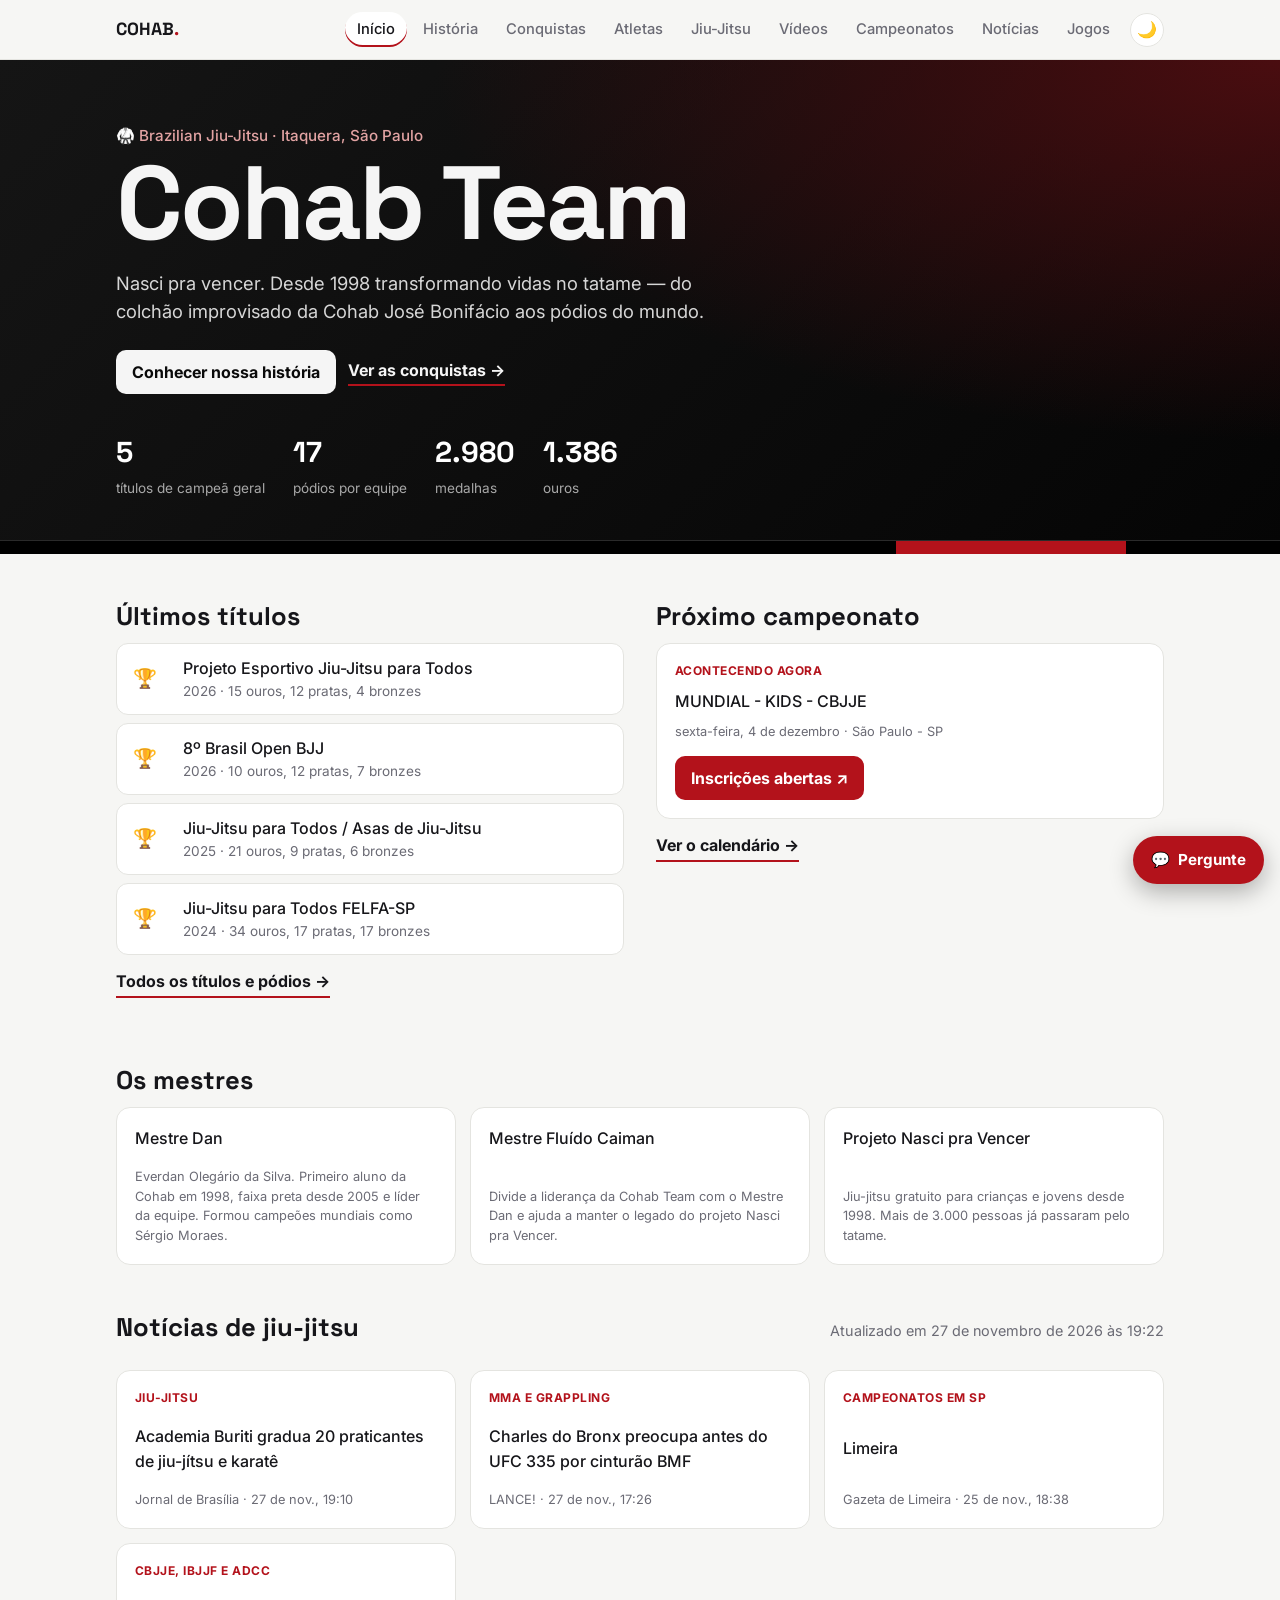
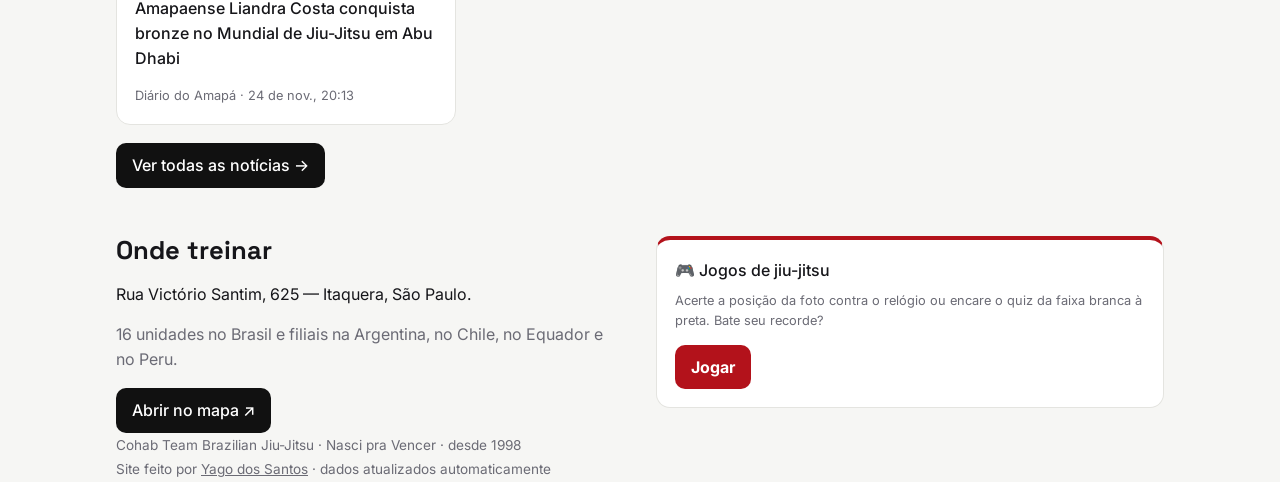
<file: index.html>
<!doctype html>
<html lang="pt-BR">
<head>
  <meta charset="utf-8">
  <meta name="viewport" content="width=device-width, initial-scale=1">
  <title>Cohab Team · Brazilian Jiu-Jitsu</title>
  <link rel="icon" href="assets/favicon.svg" type="image/svg+xml">
  <meta name="description" content="Cohab Team Brazilian Jiu-Jitsu: equipe de Itaquera, São Paulo, desde 1998. História, conquistas, atletas, campeonatos e notícias de jiu-jitsu.">
  <link rel="preconnect" href="https://fonts.googleapis.com">
  <link rel="preconnect" href="https://fonts.gstatic.com" crossorigin>
  <link href="https://fonts.googleapis.com/css2?family=Inter:wght@400;500;700&family=Space+Grotesk:wght@500;700&display=swap" rel="stylesheet">
  <link rel="stylesheet" href="style.css?v=16">
  <script>try{var t=localStorage.getItem("tema");if(t)document.documentElement.dataset.theme=t}catch(e){}</script>
</head>
<body>
  <nav class="site-nav" aria-label="Navegação do site">
    <div class="container">
      <a class="site-logo" href="./">COHAB<span>.</span></a>
      <a href="./" aria-current="page">Início</a>
      <a href="historia.html">História</a>
      <a href="conquistas.html">Conquistas</a>
      <a href="atletas.html">Atletas</a>
      <a href="jiujitsu.html">Jiu-Jitsu</a>
      <a href="videos.html">Vídeos</a>
      <a href="campeonatos.html">Campeonatos</a>
      <a href="noticias.html">Notícias</a>
      <a href="jogos.html">Jogos</a>
    </div>
  </nav>

  <header class="home-hero">
    <div class="container">
      <p class="feature-eyebrow">🥋 Brazilian Jiu-Jitsu · Itaquera, São Paulo</p>
      <h1>Cohab Team</h1>
      <p class="home-tagline">Nasci pra vencer. Desde 1998 transformando vidas no tatame — do colchão improvisado da Cohab José Bonifácio aos pódios do mundo.</p>
      <div class="home-actions">
        <a class="feature-cta" href="historia.html">Conhecer nossa história</a>
        <a class="ghost-cta" href="conquistas.html">Ver as conquistas →</a>
      </div>
      <ul class="feature-stats home-stats">
        <li><strong data-count="titles">0</strong><span>títulos de campeã geral</span></li>
        <li><strong data-count="podiums">0</strong><span>pódios por equipe</span></li>
        <li><strong data-count="medals">0</strong><span>medalhas</span></li>
        <li><strong data-count="golds">0</strong><span>ouros</span></li>
      </ul>
    </div>
    <div class="belt" aria-hidden="true"><span></span></div>
  </header>

  <main class="container">
    <section class="block wide home-split">
      <div>
        <h2>Últimos títulos</h2>
        <div class="result-list" id="last-titles"></div>
        <a class="story-link" href="conquistas.html#equipe">Todos os títulos e pódios →</a>
      </div>
      <div>
        <h2>Próximo campeonato</h2>
        <div id="next-event"></div>
        <a class="story-link" href="campeonatos.html">Ver o calendário →</a>
      </div>
    </section>

    <section class="block wide">
      <h2>Os mestres</h2>
      <div class="grid">
        <a class="card" href="historia.html"><h4>Mestre Dan</h4><span class="meta">Everdan Olegário da Silva. Primeiro aluno da Cohab em 1998, faixa preta desde 2005 e líder da equipe. Formou campeões mundiais como Sérgio Moraes.</span></a>
        <a class="card" href="historia.html"><h4>Mestre Fluído Caiman</h4><span class="meta">Divide a liderança da Cohab Team com o Mestre Dan e ajuda a manter o legado do projeto Nasci pra Vencer.</span></a>
        <a class="card" href="historia.html"><h4>Projeto Nasci pra Vencer</h4><span class="meta">Jiu-jitsu gratuito para crianças e jovens desde 1998. Mais de 3.000 pessoas já passaram pelo tatame.</span></a>
      </div>
    </section>

    <section class="block wide">
      <div class="news-head">
        <h2>Notícias de jiu-jitsu</h2>
        <p id="updated" class="muted">Carregando…</p>
      </div>
      <div class="grid teaser-grid" id="news-teaser"></div>
      <a class="button news-more" href="noticias.html">Ver todas as notícias →</a>
    </section>

    <section class="block wide home-split">
      <div>
        <h2>Onde treinar</h2>
        <p>Rua Victório Santim, 625 — Itaquera, São Paulo.</p>
        <p class="muted">16 unidades no Brasil e filiais na Argentina, no Chile, no Equador e no Peru.</p>
        <a class="button" href="https://www.google.com/maps/search/?api=1&query=Rua+Vict%C3%B3rio+Santim+625+Itaquera+S%C3%A3o+Paulo" target="_blank" rel="noopener">Abrir no mapa ↗</a>
      </div>
      <a class="card quiz-cta" href="jogos.html">
        <h4>🎮 Jogos de jiu-jitsu</h4>
        <span class="meta">Acerte a posição da foto contra o relógio ou encare o quiz da faixa branca à preta. Bate seu recorde?</span>
        <span class="feature-cta">Jogar</span>
      </a>
    </section>
  </main>

  <footer class="container muted site-foot">
    Cohab Team Brazilian Jiu-Jitsu · Nasci pra Vencer · desde 1998<br>
    Site feito por <a href="https://yagoxavier10.github.io/portfolio-noticias/">Yago dos Santos</a> · dados atualizados automaticamente
  </footer>

  <script src="home.js?v=1" defer></script>
  <script src="app.js?v=1" defer></script>
  <script src="chat.js?v=8" defer></script>
  <script src="fx.js?v=3" defer></script>
</body>
</html>
</file>
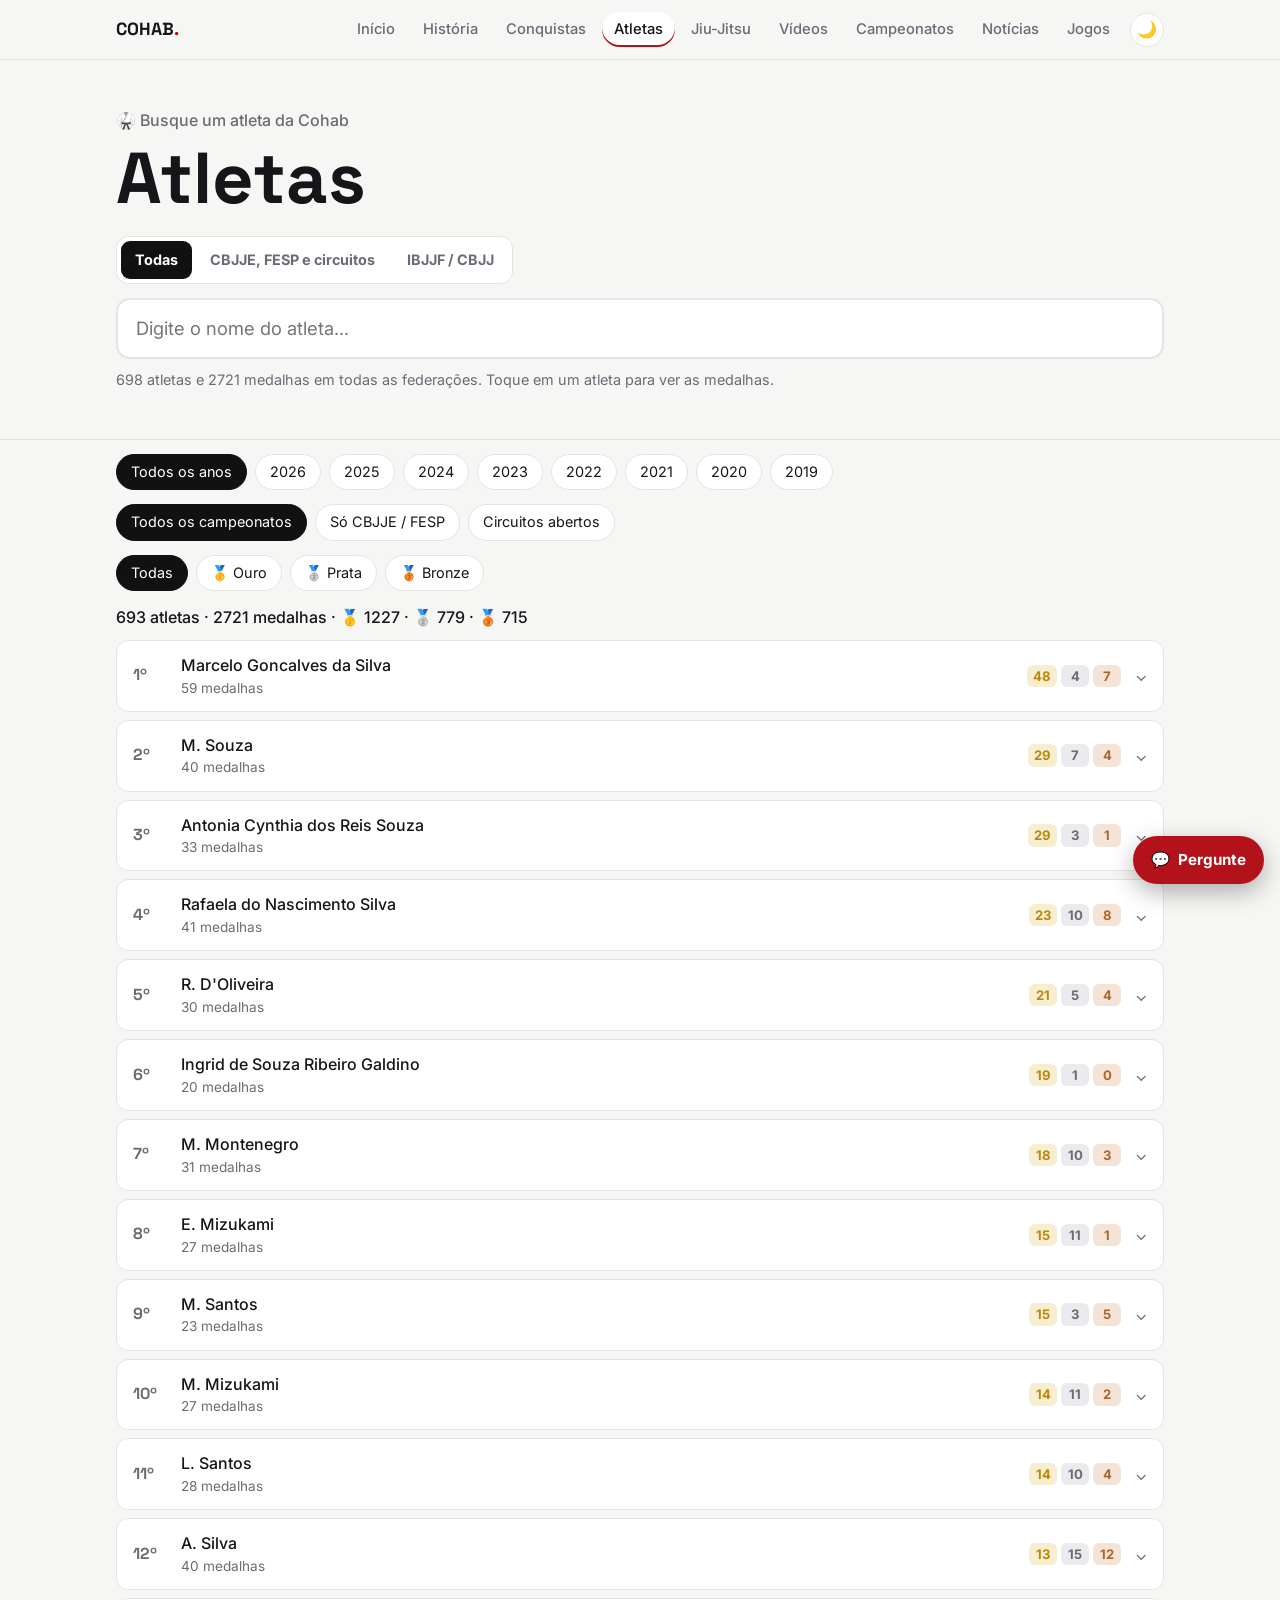
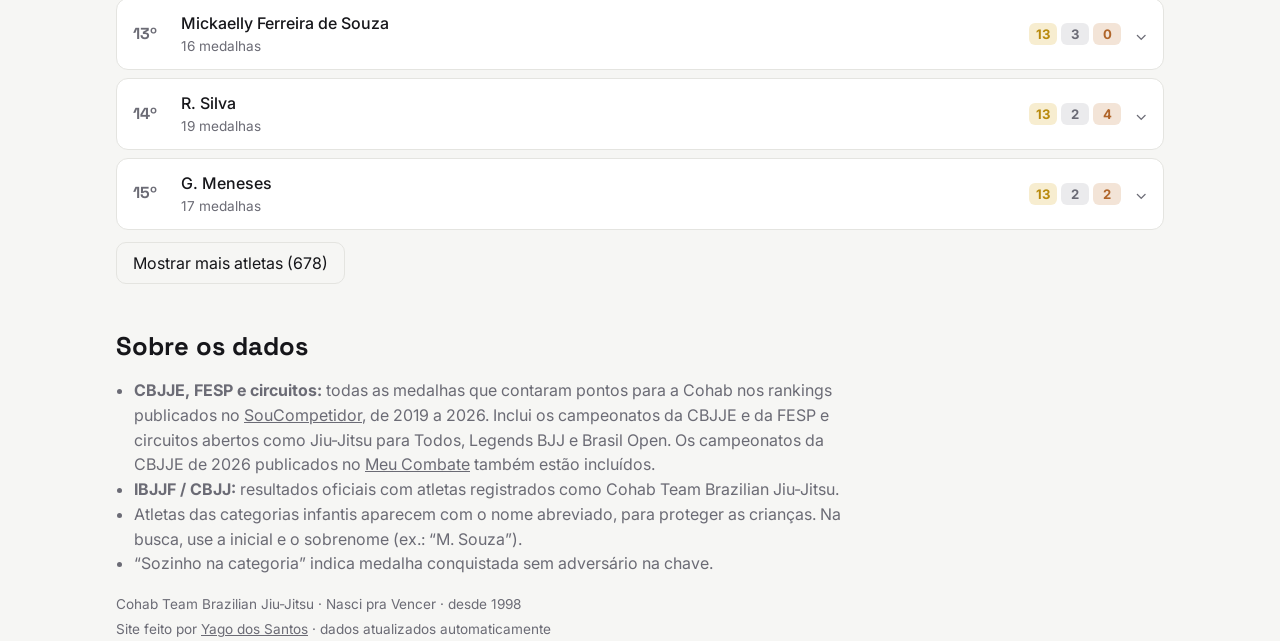
<file: atletas.html>
<!doctype html>
<html lang="pt-BR">
<head>
  <meta charset="utf-8">
  <meta name="viewport" content="width=device-width, initial-scale=1">
  <title>Atletas · Cohab Team</title>
  <link rel="icon" href="assets/favicon.svg" type="image/svg+xml">
  <meta name="description" content="Busque atletas da Cohab Team e veja as medalhas na CBJJE e na IBJJF.">
  <link rel="preconnect" href="https://fonts.googleapis.com">
  <link rel="preconnect" href="https://fonts.gstatic.com" crossorigin>
  <link href="https://fonts.googleapis.com/css2?family=Inter:wght@400;500;700&family=Space+Grotesk:wght@500;700&display=swap" rel="stylesheet">
  <link rel="stylesheet" href="style.css?v=16">
  <script>try{var t=localStorage.getItem("tema");if(t)document.documentElement.dataset.theme=t}catch(e){}</script>
</head>
<body>
  <nav class="site-nav" aria-label="Navegação do site">
    <div class="container">
      <a class="site-logo" href="./">COHAB<span>.</span></a>
      <a href="./">Início</a>
      <a href="historia.html">História</a>
      <a href="conquistas.html">Conquistas</a>
      <a href="atletas.html" aria-current="page">Atletas</a>
      <a href="jiujitsu.html">Jiu-Jitsu</a>
      <a href="videos.html">Vídeos</a>
      <a href="campeonatos.html">Campeonatos</a>
      <a href="noticias.html">Notícias</a>
      <a href="jogos.html">Jogos</a>
    </div>
  </nav>
  <header class="hero">
    <div class="container">
      <p class="eyebrow">🥋 Busque um atleta da Cohab</p>
      <h1>Atletas</h1>

      <div class="source-switch" id="source" role="tablist" aria-label="Federação">
        <button role="tab" data-src="all" aria-selected="true">Todas</button>
        <button role="tab" data-src="cbjje" aria-selected="false">CBJJE, FESP e circuitos</button>
        <button role="tab" data-src="ibjjf" aria-selected="false">IBJJF / CBJJ</button>
      </div>

      <label class="big-search">
        <span class="visually-hidden">Nome do atleta</span>
        <input id="q" type="search" placeholder="Digite o nome do atleta…" autocomplete="off">
      </label>
      <p class="muted search-hint" id="hint"></p>
    </div>
  </header>

  <main class="container">
    <div class="chips" id="f-year" role="group" aria-label="Ano"></div>
    <div class="chips" id="f-circuit" role="group" aria-label="Circuito">
      <button data-v="all" aria-pressed="true">Todos os campeonatos</button>
      <button data-v="CBJJE / FESP" aria-pressed="false">Só CBJJE / FESP</button>
      <button data-v="Circuitos abertos" aria-pressed="false">Circuitos abertos</button>
    </div>
    <div class="chips" id="f-place" role="group" aria-label="Medalha">
      <button data-v="all" aria-pressed="true">Todas</button>
      <button data-v="1" aria-pressed="false">🥇 Ouro</button>
      <button data-v="2" aria-pressed="false">🥈 Prata</button>
      <button data-v="3" aria-pressed="false">🥉 Bronze</button>
    </div>

    <p class="explorer-summary" id="summary" aria-live="polite"></p>
    <div class="athletes" id="list"></div>
    <button class="more" id="more" hidden>Mostrar mais atletas</button>

    <section class="block sources">
      <h2>Sobre os dados</h2>
      <ul>
        <li><strong>CBJJE, FESP e circuitos:</strong> todas as medalhas que contaram pontos para a Cohab nos rankings publicados no <a href="https://soucompetidor.com.br/pt-br/ranking/lista-organizadores/" target="_blank" rel="noopener">SouCompetidor</a>, de 2019 a 2026. Inclui os campeonatos da CBJJE e da FESP e circuitos abertos como Jiu-Jitsu para Todos, Legends BJJ e Brasil Open. Os campeonatos da CBJJE de 2026 publicados no <a href="https://www.meucombate.com.br/cbjje/rankings/" target="_blank" rel="noopener">Meu Combate</a> também estão incluídos.</li>
        <li><strong>IBJJF / CBJJ:</strong> resultados oficiais com atletas registrados como Cohab Team Brazilian Jiu-Jitsu.</li>
        <li>Atletas das categorias infantis aparecem com o nome abreviado, para proteger as crianças. Na busca, use a inicial e o sobrenome (ex.: “M. Souza”).</li>
        <li>“Sozinho na categoria” indica medalha conquistada sem adversário na chave.</li>
      </ul>
    </section>
  </main>

  <footer class="container muted site-foot">
    Cohab Team Brazilian Jiu-Jitsu · Nasci pra Vencer · desde 1998<br>
    Site feito por <a href="https://yagoxavier10.github.io/portfolio-noticias/">Yago dos Santos</a> · dados atualizados automaticamente
  </footer>

  <script src="atletas.js"></script>
  <script src="chat.js?v=8" defer></script>
  <script src="fx.js?v=3" defer></script>
</body>
</html>
</file>
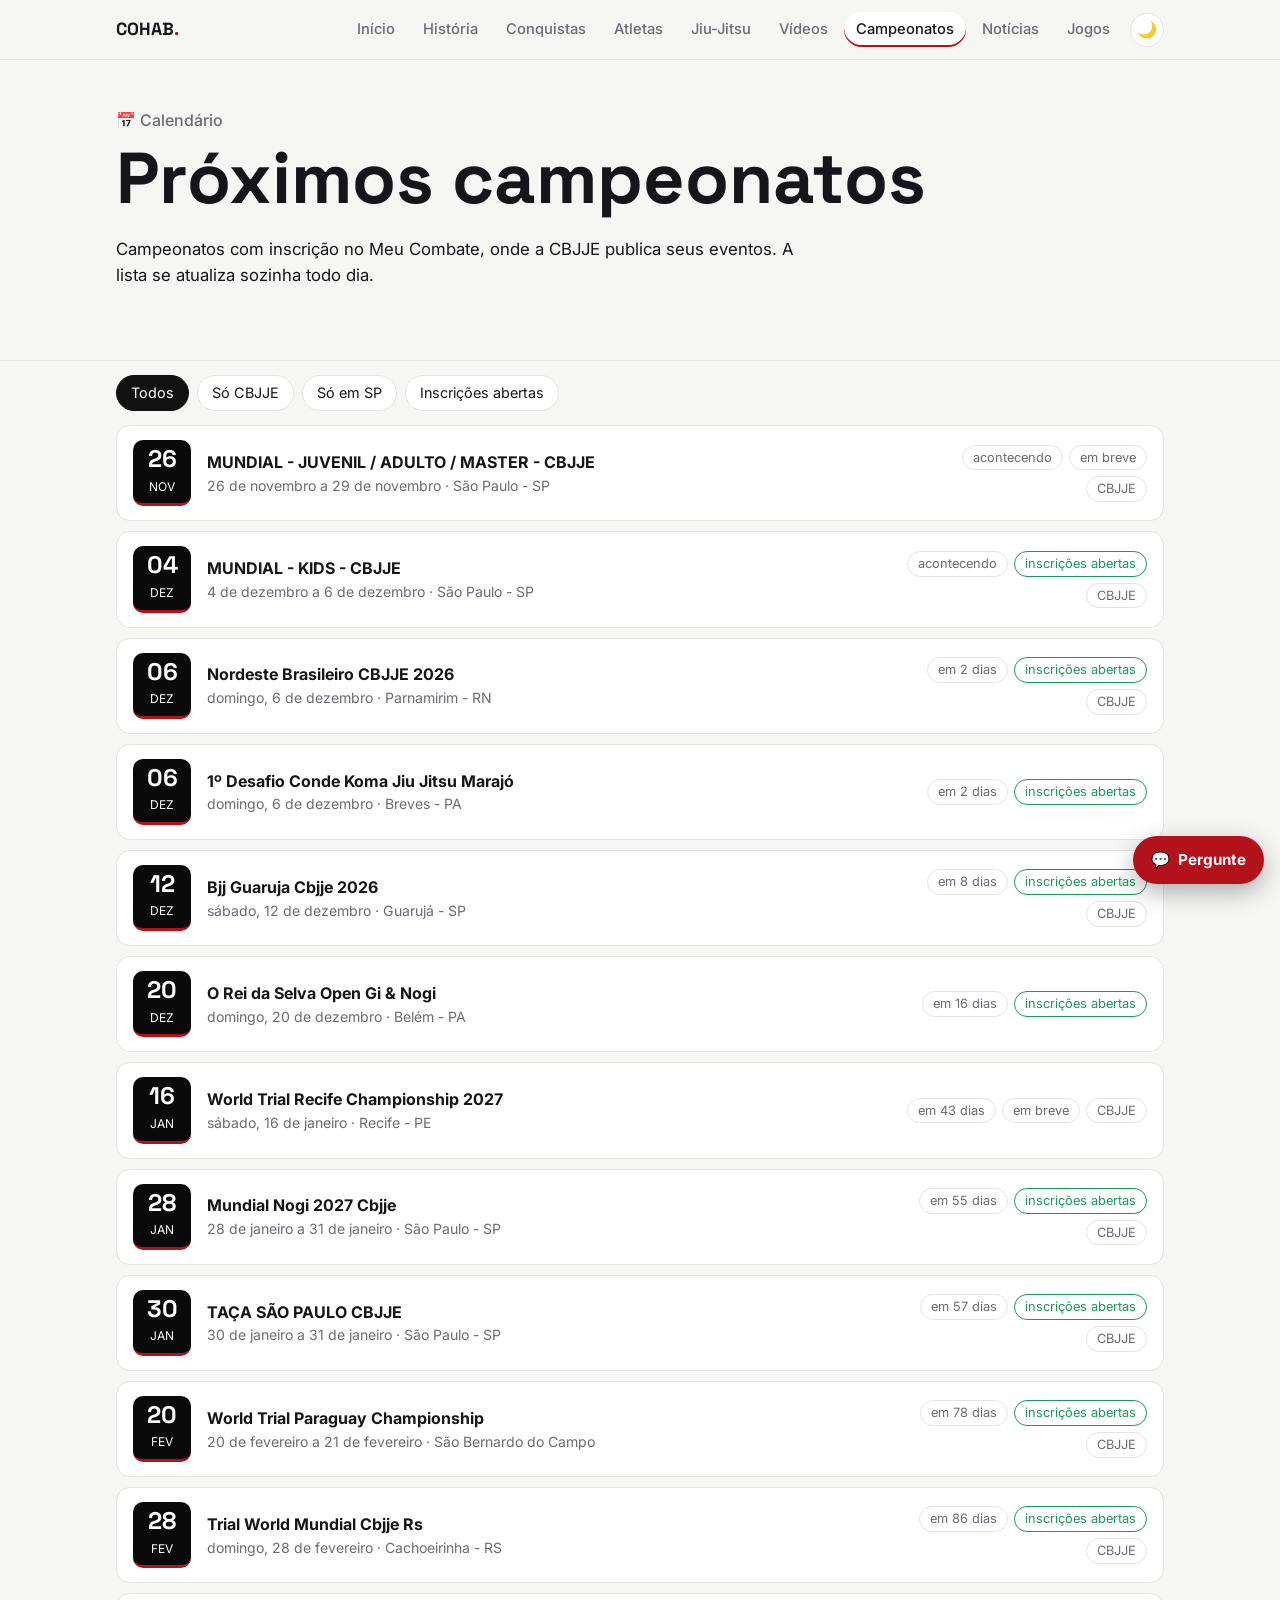
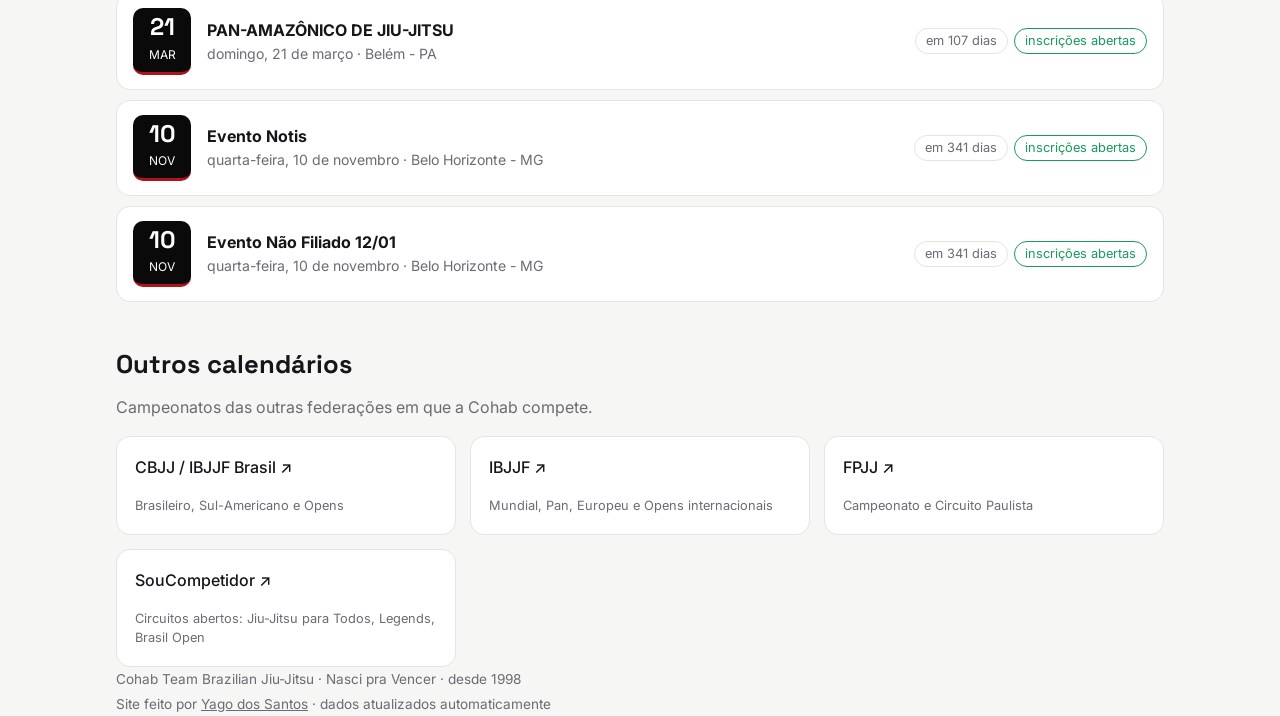
<file: campeonatos.html>
<!doctype html>
<html lang="pt-BR">
<head>
  <meta charset="utf-8">
  <meta name="viewport" content="width=device-width, initial-scale=1">
  <title>Campeonatos · Cohab Team</title>
  <link rel="icon" href="assets/favicon.svg" type="image/svg+xml">
  <meta name="description" content="Próximos campeonatos de jiu-jitsu da CBJJE e calendários das federações.">
  <link rel="preconnect" href="https://fonts.googleapis.com">
  <link rel="preconnect" href="https://fonts.gstatic.com" crossorigin>
  <link href="https://fonts.googleapis.com/css2?family=Inter:wght@400;500;700&family=Space+Grotesk:wght@500;700&display=swap" rel="stylesheet">
  <link rel="stylesheet" href="style.css?v=16">
  <script>try{var t=localStorage.getItem("tema");if(t)document.documentElement.dataset.theme=t}catch(e){}</script>
</head>
<body>
  <nav class="site-nav" aria-label="Navegação do site">
    <div class="container">
      <a class="site-logo" href="./">COHAB<span>.</span></a>
      <a href="./">Início</a>
      <a href="historia.html">História</a>
      <a href="conquistas.html">Conquistas</a>
      <a href="atletas.html">Atletas</a>
      <a href="jiujitsu.html">Jiu-Jitsu</a>
      <a href="videos.html">Vídeos</a>
      <a href="campeonatos.html" aria-current="page">Campeonatos</a>
      <a href="noticias.html">Notícias</a>
      <a href="jogos.html">Jogos</a>
    </div>
  </nav>

  <header class="hero">
    <div class="container">
      <p class="eyebrow">📅 Calendário</p>
      <h1>Próximos campeonatos</h1>
      <p class="bio">Campeonatos com inscrição no Meu Combate, onde a CBJJE publica seus eventos. A lista se atualiza sozinha todo dia.</p>
    </div>
  </header>

  <main class="container">
    <div class="chips" id="ev-filter" role="group" aria-label="Filtrar campeonatos">
      <button data-v="all" aria-pressed="true">Todos</button>
      <button data-v="cbjje" aria-pressed="false">Só CBJJE</button>
      <button data-v="sp" aria-pressed="false">Só em SP</button>
      <button data-v="open" aria-pressed="false">Inscrições abertas</button>
    </div>
    <div class="events" id="events"></div>

    <section class="block wide">
      <h2>Outros calendários</h2>
      <p class="muted">Campeonatos das outras federações em que a Cohab compete.</p>
      <div class="grid calendars">
        <a class="card" href="https://cbjj.com.br/events/calendar" target="_blank" rel="noopener"><h4>CBJJ / IBJJF Brasil ↗</h4><span class="meta">Brasileiro, Sul-Americano e Opens</span></a>
        <a class="card" href="https://ibjjf.com/events/calendar" target="_blank" rel="noopener"><h4>IBJJF ↗</h4><span class="meta">Mundial, Pan, Europeu e Opens internacionais</span></a>
        <a class="card" href="https://fpjj.com.br" target="_blank" rel="noopener"><h4>FPJJ ↗</h4><span class="meta">Campeonato e Circuito Paulista</span></a>
        <a class="card" href="https://soucompetidor.com.br/pt-br/eventos/todos-os-eventos/novos/" target="_blank" rel="noopener"><h4>SouCompetidor ↗</h4><span class="meta">Circuitos abertos: Jiu-Jitsu para Todos, Legends, Brasil Open</span></a>
      </div>
    </section>
  </main>

  <footer class="container muted site-foot">
    Cohab Team Brazilian Jiu-Jitsu · Nasci pra Vencer · desde 1998<br>
    Site feito por <a href="https://yagoxavier10.github.io/portfolio-noticias/">Yago dos Santos</a> · dados atualizados automaticamente
  </footer>

  <script src="campeonatos.js?v=1" defer></script>
  <script src="chat.js?v=8" defer></script>
  <script src="fx.js?v=3" defer></script>
</body>
</html>
</file>
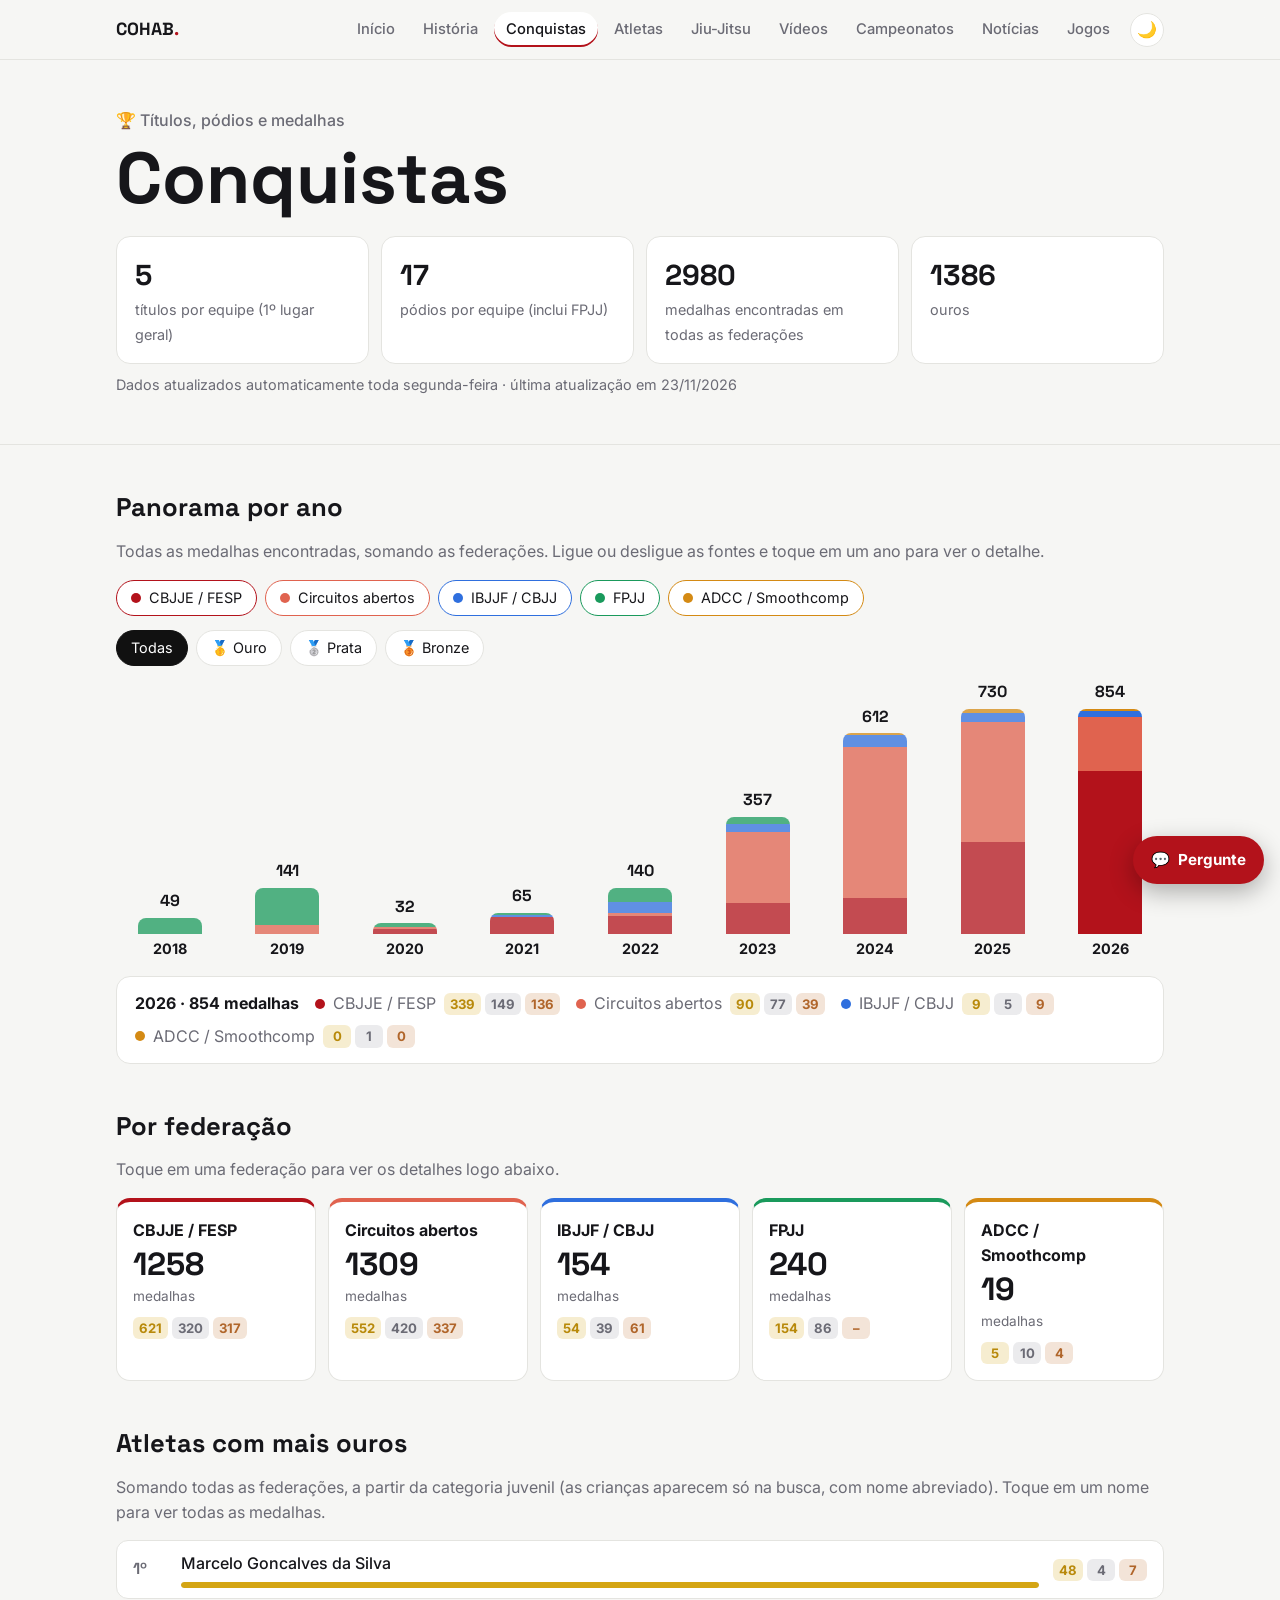
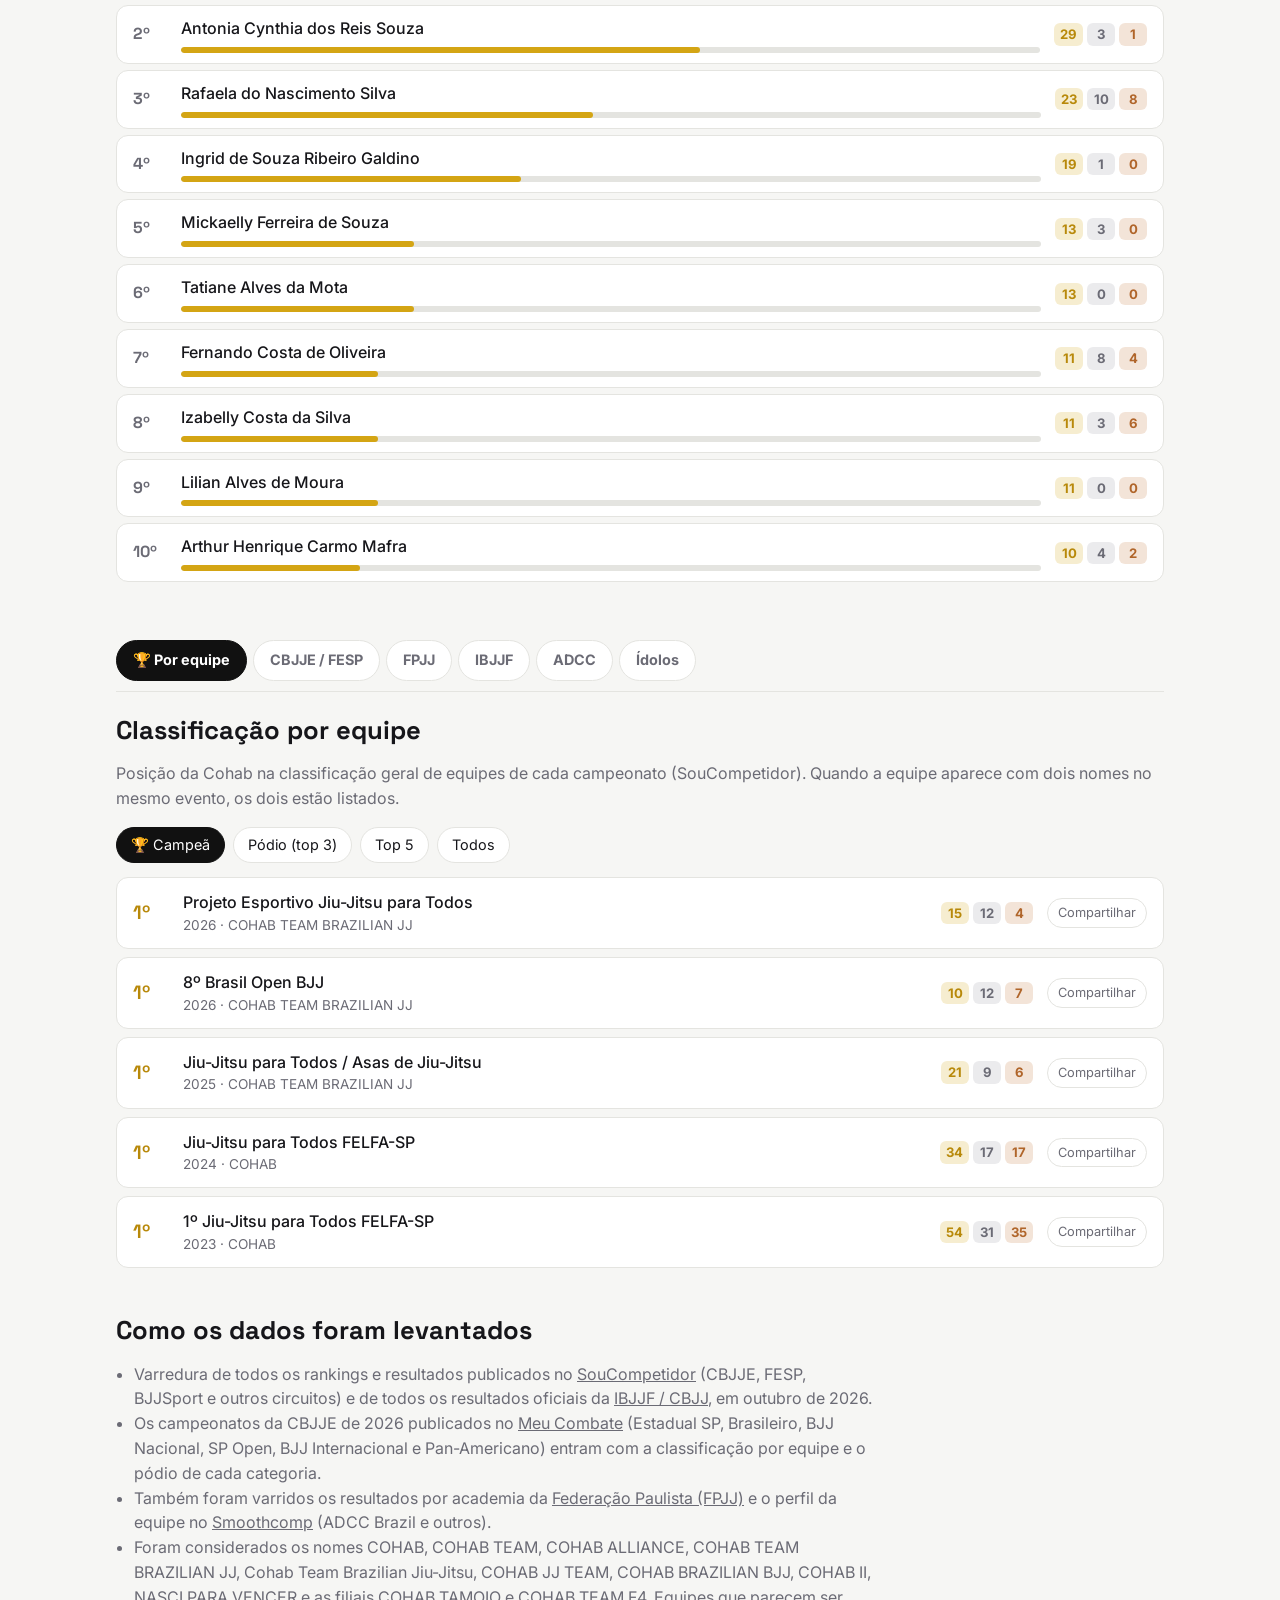
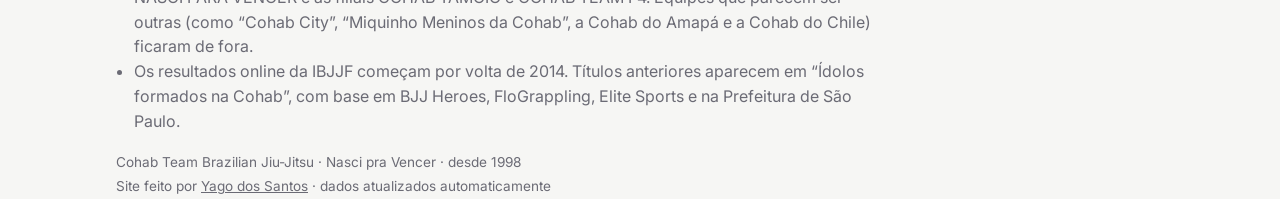
<file: conquistas.html>
<!doctype html>
<html lang="pt-BR">
<head>
  <meta charset="utf-8">
  <meta name="viewport" content="width=device-width, initial-scale=1">
  <title>Conquistas · Cohab Team</title>
  <link rel="icon" href="assets/favicon.svg" type="image/svg+xml">
  <meta name="description" content="Títulos, pódios e medalhas da Cohab Team nas federações de jiu-jitsu.">
  <link rel="preconnect" href="https://fonts.googleapis.com">
  <link rel="preconnect" href="https://fonts.gstatic.com" crossorigin>
  <link href="https://fonts.googleapis.com/css2?family=Inter:wght@400;500;700&family=Space+Grotesk:wght@500;700&display=swap" rel="stylesheet">
  <link rel="stylesheet" href="style.css?v=16">
  <script>try{var t=localStorage.getItem("tema");if(t)document.documentElement.dataset.theme=t}catch(e){}</script>
</head>
<body data-progress>
  <nav class="site-nav" aria-label="Navegação do site">
    <div class="container">
      <a class="site-logo" href="./">COHAB<span>.</span></a>
      <a href="./">Início</a>
      <a href="historia.html">História</a>
      <a href="conquistas.html" aria-current="page">Conquistas</a>
      <a href="atletas.html">Atletas</a>
      <a href="jiujitsu.html">Jiu-Jitsu</a>
      <a href="videos.html">Vídeos</a>
      <a href="campeonatos.html">Campeonatos</a>
      <a href="noticias.html">Notícias</a>
      <a href="jogos.html">Jogos</a>
    </div>
  </nav>
  <header class="hero">
    <div class="container">
      <p class="eyebrow">🏆 Títulos, pódios e medalhas</p>
      <h1>Conquistas</h1>

      <ul class="stats kpis-anim">
        <li><strong data-count="titles">0</strong><span>títulos por equipe (1º lugar geral)</span></li>
        <li><strong data-count="podiums">0</strong><span>pódios por equipe (inclui FPJJ)</span></li>
        <li><strong data-count="medals">0</strong><span>medalhas encontradas em todas as federações</span></li>
        <li><strong data-count="golds">0</strong><span>ouros</span></li>
      </ul>
      <p class="muted search-hint" id="updated-at"></p>
    </div>
  </header>

  <main class="container">
    <section class="block wide">
      <h2>Panorama por ano</h2>
      <p class="muted">Todas as medalhas encontradas, somando as federações. Ligue ou desligue as fontes e toque em um ano para ver o detalhe.</p>
      <div class="chips" id="ov-sources" role="group" aria-label="Fontes"></div>
      <div class="chips" id="ov-medal" role="group" aria-label="Tipo de medalha">
        <button data-m="all" aria-pressed="true">Todas</button>
        <button data-m="1" aria-pressed="false">🥇 Ouro</button>
        <button data-m="2" aria-pressed="false">🥈 Prata</button>
        <button data-m="3" aria-pressed="false">🥉 Bronze</button>
      </div>
      <div class="ov-chart" id="ov-chart"></div>
      <div class="ov-legend" id="ov-legend"></div>
      <div class="season-detail" id="ov-detail" aria-live="polite"></div>
    </section>

    <section class="block wide">
      <h2>Por federação</h2>
      <p class="muted">Toque em uma federação para ver os detalhes logo abaixo.</p>
      <div class="fed-grid" id="fed-cards"></div>
    </section>

    <section class="block wide">
      <h2>Atletas com mais ouros</h2>
      <p class="muted">Somando todas as federações, a partir da categoria juvenil (as crianças aparecem só na busca, com nome abreviado). Toque em um nome para ver todas as medalhas.</p>
      <ol class="leaderboard" id="leaders"></ol>
    </section>

    <nav class="panel-tabs" id="panel-tabs" aria-label="Detalhes por federação">
      <button data-panel="equipe" aria-selected="true">🏆 Por equipe</button>
      <button data-panel="cbjje" aria-selected="false">CBJJE / FESP</button>
      <button data-panel="fpjj" aria-selected="false">FPJJ</button>
      <button data-panel="ibjjf" aria-selected="false">IBJJF</button>
      <button data-panel="adcc" aria-selected="false">ADCC</button>
      <button data-panel="idolos" aria-selected="false">Ídolos</button>
    </nav>
    <section class="block wide panel" data-panel="cbjje">
      <h2>Temporadas na CBJJE</h2>
      <p class="muted">Medalhas da Cohab nos campeonatos da CBJJE (com e sem kimono): até 2025 pelo Ranking Nacional no SouCompetidor e, em 2026, somando também os campeonatos publicados no Meu Combate. Toque em um ano para ver os detalhes.</p>
      <div class="chips" id="season-filter" role="group" aria-label="Tipo de medalha">
        <button data-m="all" aria-pressed="true">Todas</button>
        <button data-m="gold" aria-pressed="false">🥇 Ouro</button>
        <button data-m="silver" aria-pressed="false">🥈 Prata</button>
        <button data-m="bronze" aria-pressed="false">🥉 Bronze</button>
      </div>
      <div class="season-chart" id="season-chart"></div>
      <div class="season-detail" id="season-detail" aria-live="polite"></div>
    </section>

    <section class="block wide panel" data-panel="equipe">
      <h2>Classificação por equipe</h2>
      <p class="muted">Posição da Cohab na classificação geral de equipes de cada campeonato (SouCompetidor). Quando a equipe aparece com dois nomes no mesmo evento, os dois estão listados.</p>
      <div class="chips" id="team-filter" role="group" aria-label="Colocação">
        <button data-p="1" aria-pressed="true">🏆 Campeã</button>
        <button data-p="3" aria-pressed="false">Pódio (top 3)</button>
        <button data-p="5" aria-pressed="false">Top 5</button>
        <button data-p="999" aria-pressed="false">Todos</button>
      </div>
      <div class="result-list" id="team-list"></div>
    </section>

    <section class="block wide panel" data-panel="fpjj">
      <h2>Federação Paulista (FPJJ)</h2>
      <p class="muted">Classificação por academia da “COHAB JJ TEAM” no Campeonato e no Circuito Paulista da FPJJ (2018–2023). A FPJJ publica só ouros, pratas e pontos.</p>
      <div class="chips" id="fpjj-filter" role="group" aria-label="Colocação">
        <button data-p="3" aria-pressed="true">Pódio (top 3)</button>
        <button data-p="999" aria-pressed="false">Todos</button>
      </div>
      <div class="result-list" id="fpjj-list"></div>
    </section>

    <section class="block wide panel" data-panel="adcc">
      <h2>ADCC e outros circuitos (Smoothcomp)</h2>
      <p class="muted">Medalhas do perfil “COHAB TEAM” (Brasil) em eventos realizados no Brasil.</p>
      <div class="result-list" id="smooth-list"></div>
    </section>

    <section class="block wide panel" data-panel="cbjje">
      <h2>Melhores posições em rankings</h2>
      <p class="muted">Rankings oficiais da CBJJE, da FESP (Estadual Paulista) e do circuito internacional BJJSport.</p>
      <div class="grid rank-grid" id="rank-list"></div>
    </section>

    <section class="block wide panel" data-panel="ibjjf">
      <h2>Medalhas na IBJJF / CBJJ</h2>
      <p class="muted">Atletas registrados como Cohab Team Brazilian Jiu-Jitsu no Mundial, Europeu, Pan, Brasileiro, Sul-Americano e Opens internacionais.</p>

      <div class="explorer">
        <div class="chips" id="ib-year" role="group" aria-label="Ano"></div>
        <div class="chips" id="ib-place" role="group" aria-label="Medalha">
          <button data-v="all" aria-pressed="true">Todas</button>
          <button data-v="1" aria-pressed="false">🥇 Ouro</button>
          <button data-v="2" aria-pressed="false">🥈 Prata</button>
          <button data-v="3" aria-pressed="false">🥉 Bronze</button>
        </div>
        <div class="chips" id="ib-tier" role="group" aria-label="Campeonato"></div>
        <input class="search" id="ib-search" type="search" placeholder="Buscar atleta, campeonato ou faixa…" aria-label="Buscar">
        <p class="explorer-summary" id="ib-summary" aria-live="polite"></p>
        <div class="result-list" id="ib-list"></div>
        <button class="more" id="ib-more" hidden>Mostrar mais</button>
      </div>
    </section>

    <section class="block wide panel" data-panel="idolos">
      <h2>Ídolos formados na Cohab</h2>
      <p class="muted">Títulos individuais. Muitos foram conquistados competindo pela TT Jiu-Jitsu ou pela Alliance, quando a Cohab era filiada a elas.</p>
      <div class="grid">
        <div class="card"><h4>Sérgio Moraes</h4><span class="meta">Campeão Mundial IBJJF faixa preta (2008, 2009 e 2011) e faixa marrom (2006). 3º no Pan 2010, vice do TUF Brasil e lutador do UFC.</span></div>
        <div class="card"><h4>Guilherme Augusto</h4><span class="meta">Campeão Brasileiro CBJJ em 2014, 2015, 2016 e 2017, campeão do Pan IBJJF 2020 e do Mundial CBJJE 2018.</span></div>
        <div class="card"><h4>Diogo Almeida</h4><span class="meta">Campeão brasileiro em 2006, Brasileiro CBJJ faixa marrom em 2009, SP Open IBJJF 2012 e Mundial CBJJE 2013.</span></div>
        <div class="card"><h4>Dimitrius Souza</h4><span class="meta">Campeão do Pan IBJJF faixa preta em 2022, com títulos brasileiros, sul-americano e medalha no Mundial.</span></div>
        <div class="card"><h4>Paulinho Baraúna</h4><span class="meta">4× campeão mundial, segundo a Prefeitura de São Paulo (2013).</span></div>
        <div class="card"><h4>Mestre Dan</h4><span class="meta">Campeão da FORD e da Copa de Ouro no boxe. Voto de Júbilo da Câmara Municipal de SP em 2026.</span></div>
      </div>
    </section>

    <section class="block sources">
      <h2>Como os dados foram levantados</h2>
      <ul>
        <li>Varredura de todos os rankings e resultados publicados no <a href="https://soucompetidor.com.br/pt-br/ranking/lista-organizadores/" target="_blank" rel="noopener">SouCompetidor</a> (CBJJE, FESP, BJJSport e outros circuitos) e de todos os resultados oficiais da <a href="https://cbjj.com.br/events/3091/results" target="_blank" rel="noopener">IBJJF / CBJJ</a>, em outubro de 2026.</li>
        <li>Os campeonatos da CBJJE de 2026 publicados no <a href="https://www.meucombate.com.br/cbjje/rankings/" target="_blank" rel="noopener">Meu Combate</a> (Estadual SP, Brasileiro, BJJ Nacional, SP Open, BJJ Internacional e Pan-Americano) entram com a classificação por equipe e o pódio de cada categoria.</li>
        <li>Também foram varridos os resultados por academia da <a href="https://www.fpjjcompetidor.com.br/resultados/" target="_blank" rel="noopener">Federação Paulista (FPJJ)</a> e o perfil da equipe no <a href="https://smoothcomp.com/en/club/4378" target="_blank" rel="noopener">Smoothcomp</a> (ADCC Brazil e outros).</li>
        <li>Foram considerados os nomes COHAB, COHAB TEAM, COHAB ALLIANCE, COHAB TEAM BRAZILIAN JJ, Cohab Team Brazilian Jiu-Jitsu, COHAB JJ TEAM, COHAB BRAZILIAN BJJ, COHAB II, NASCI PARA VENCER e as filiais COHAB TAMOIO e COHAB TEAM F4. Equipes que parecem ser outras (como “Cohab City”, “Miquinho Meninos da Cohab”, a Cohab do Amapá e a Cohab do Chile) ficaram de fora.</li>
        <li>Os resultados online da IBJJF começam por volta de 2014. Títulos anteriores aparecem em “Ídolos formados na Cohab”, com base em BJJ Heroes, FloGrappling, Elite Sports e na Prefeitura de São Paulo.</li>
      </ul>
    </section>
  </main>

  <footer class="container muted site-foot">
    Cohab Team Brazilian Jiu-Jitsu · Nasci pra Vencer · desde 1998<br>
    Site feito por <a href="https://yagoxavier10.github.io/portfolio-noticias/">Yago dos Santos</a> · dados atualizados automaticamente
  </footer>

  <script src="conquistas.js?v=4"></script>
  <script src="chat.js?v=8" defer></script>
  <script src="fx.js?v=3" defer></script>
</body>
</html>
</file>
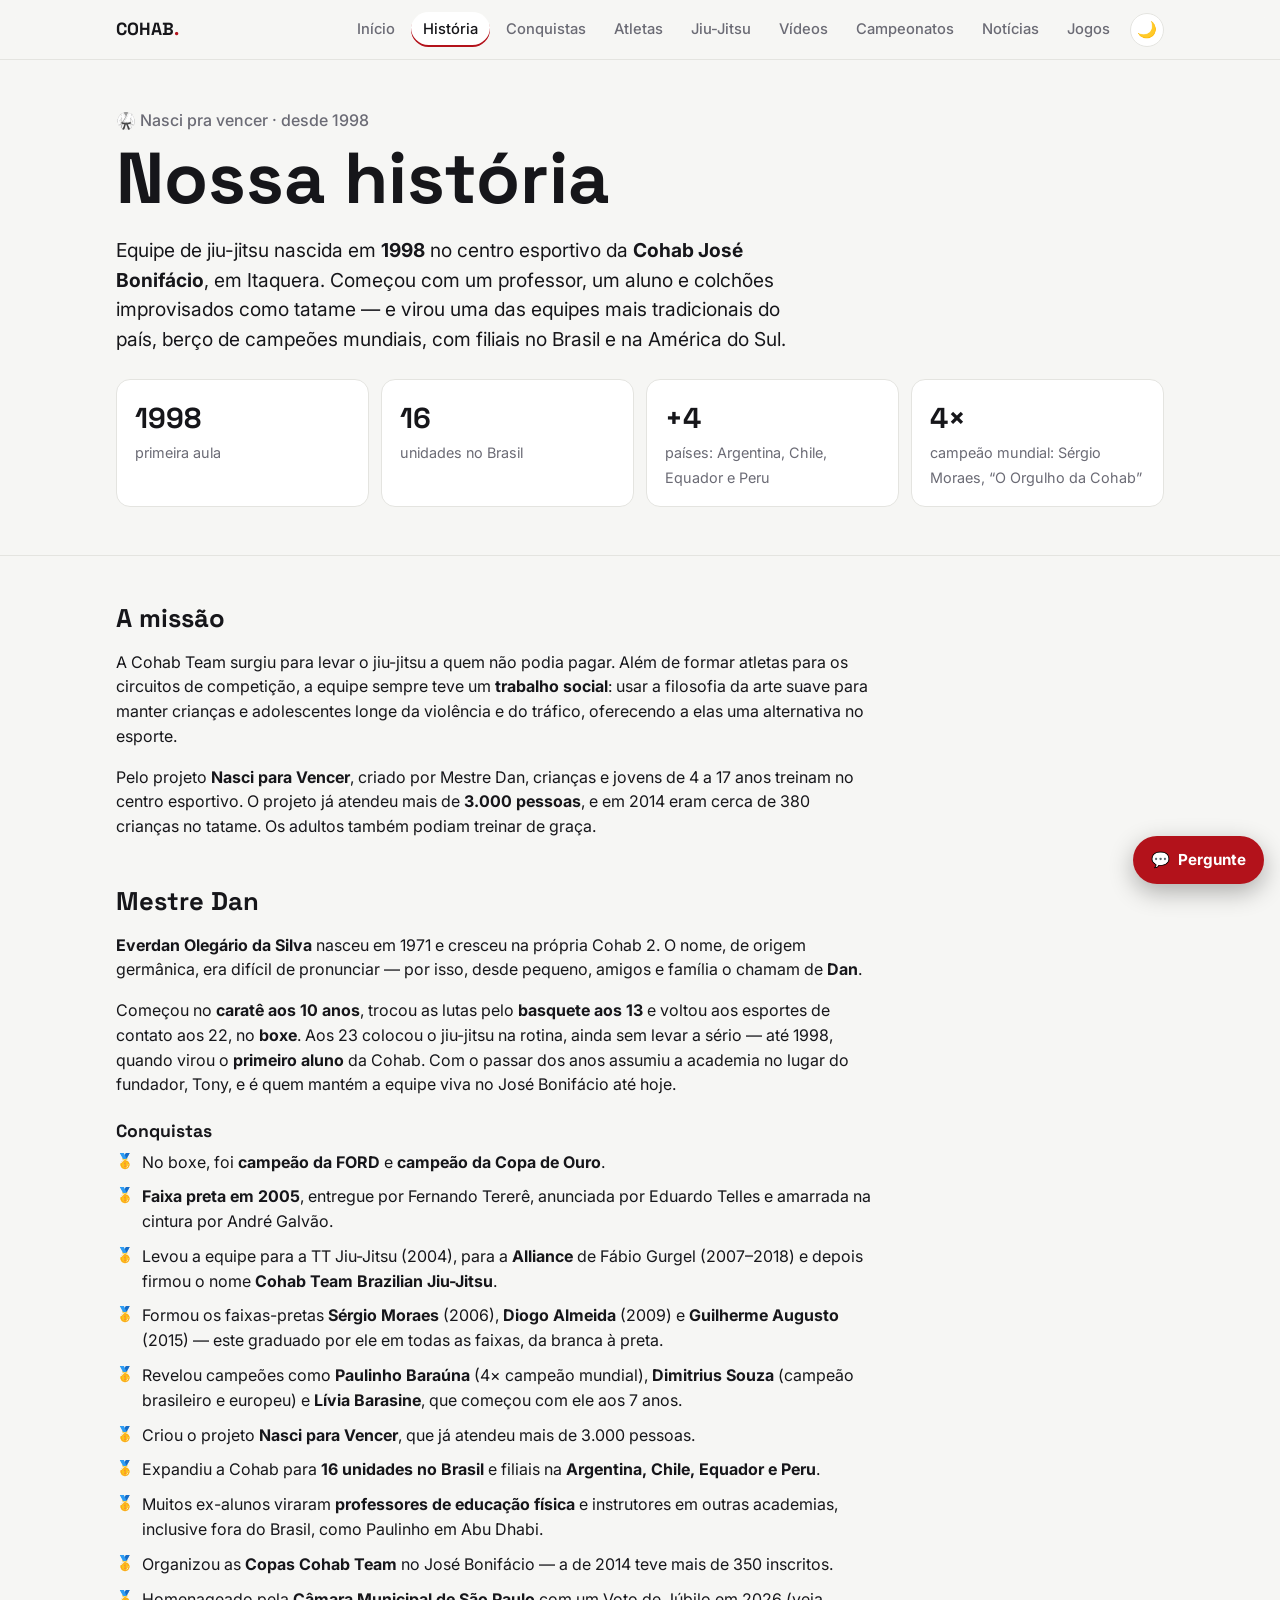
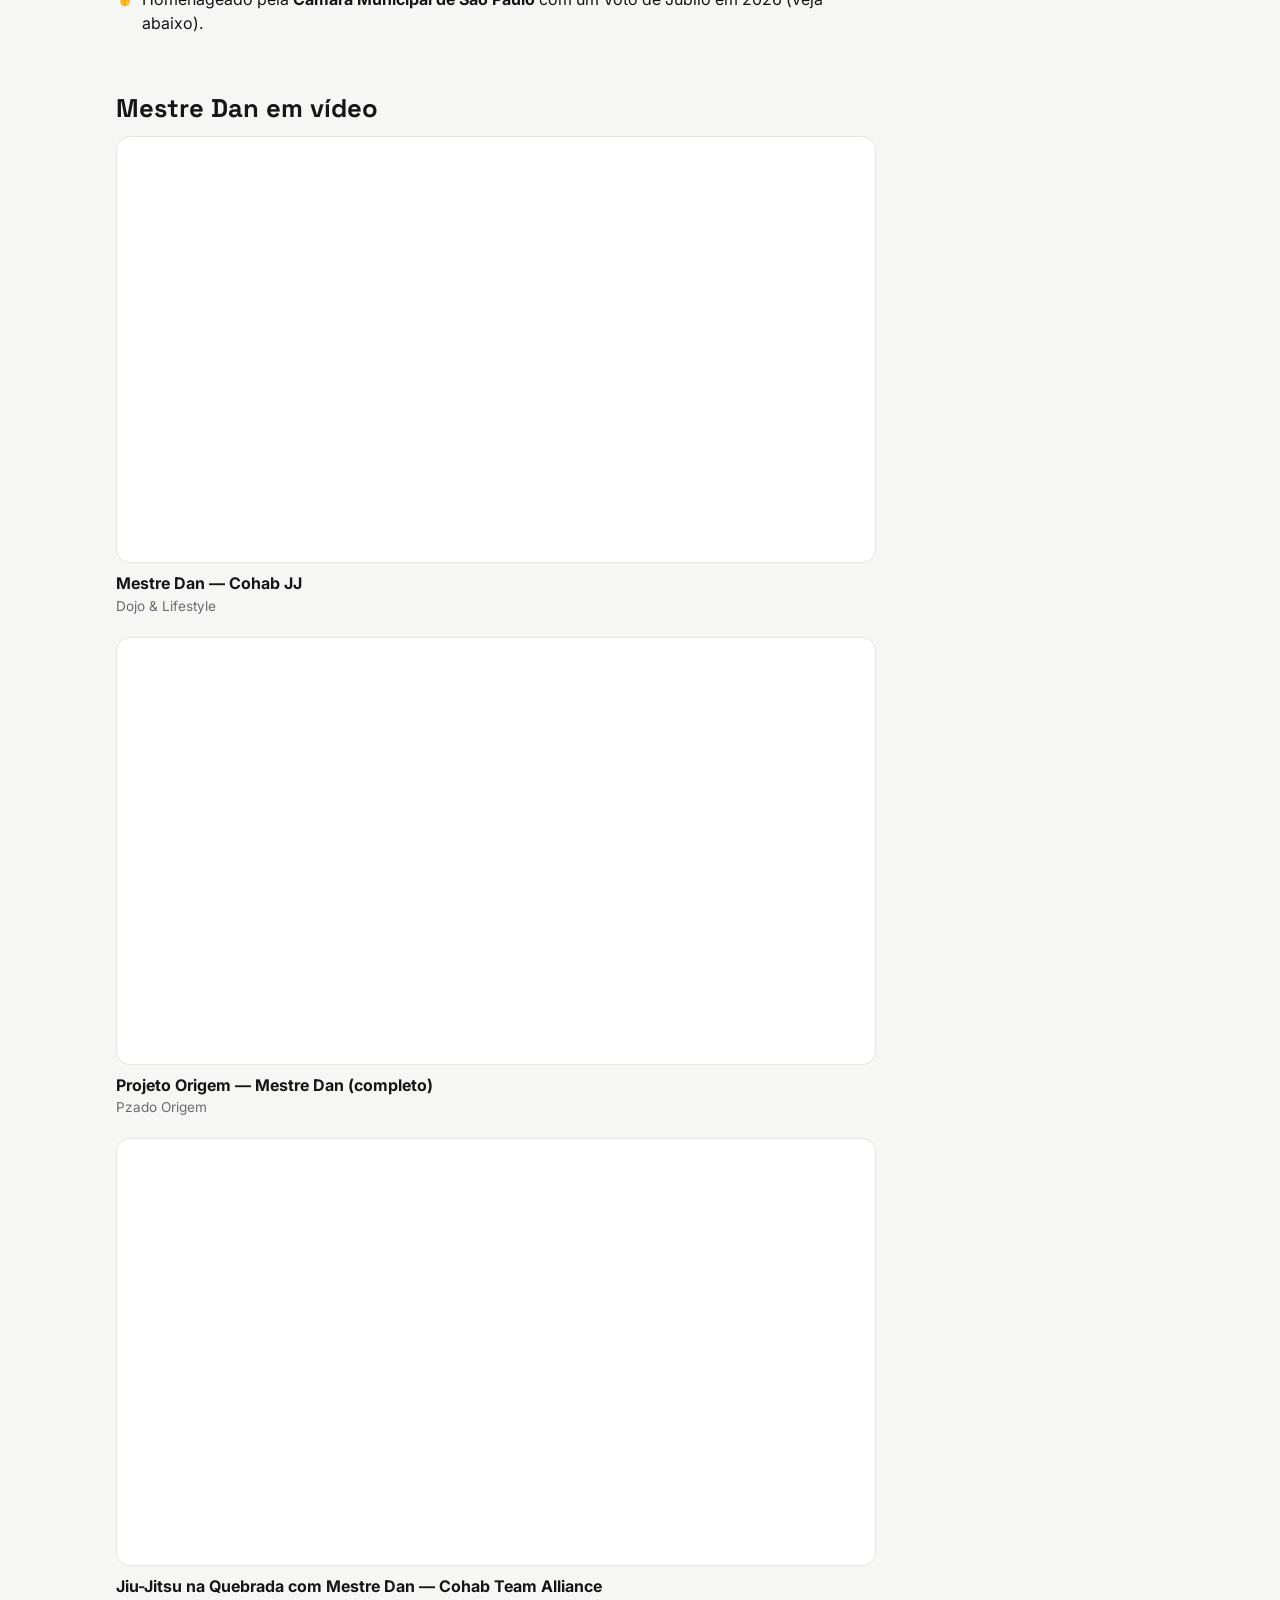
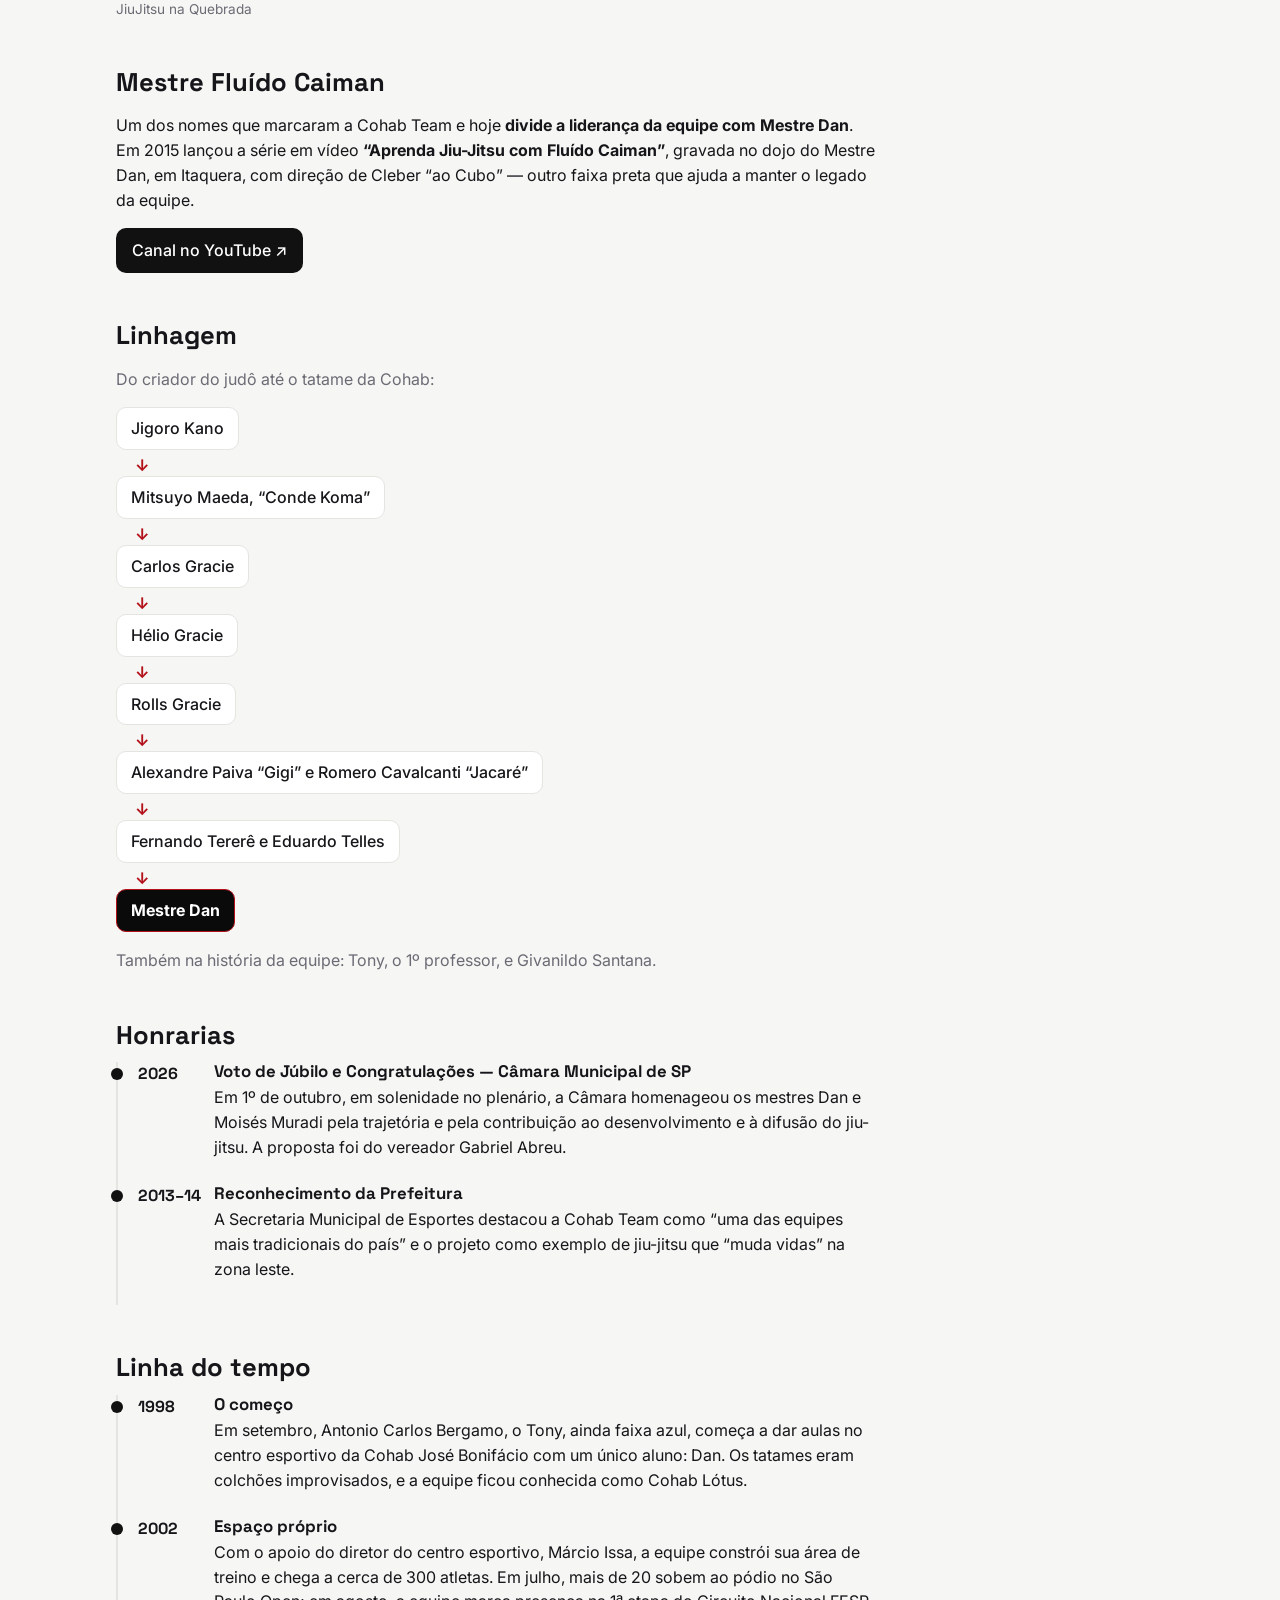
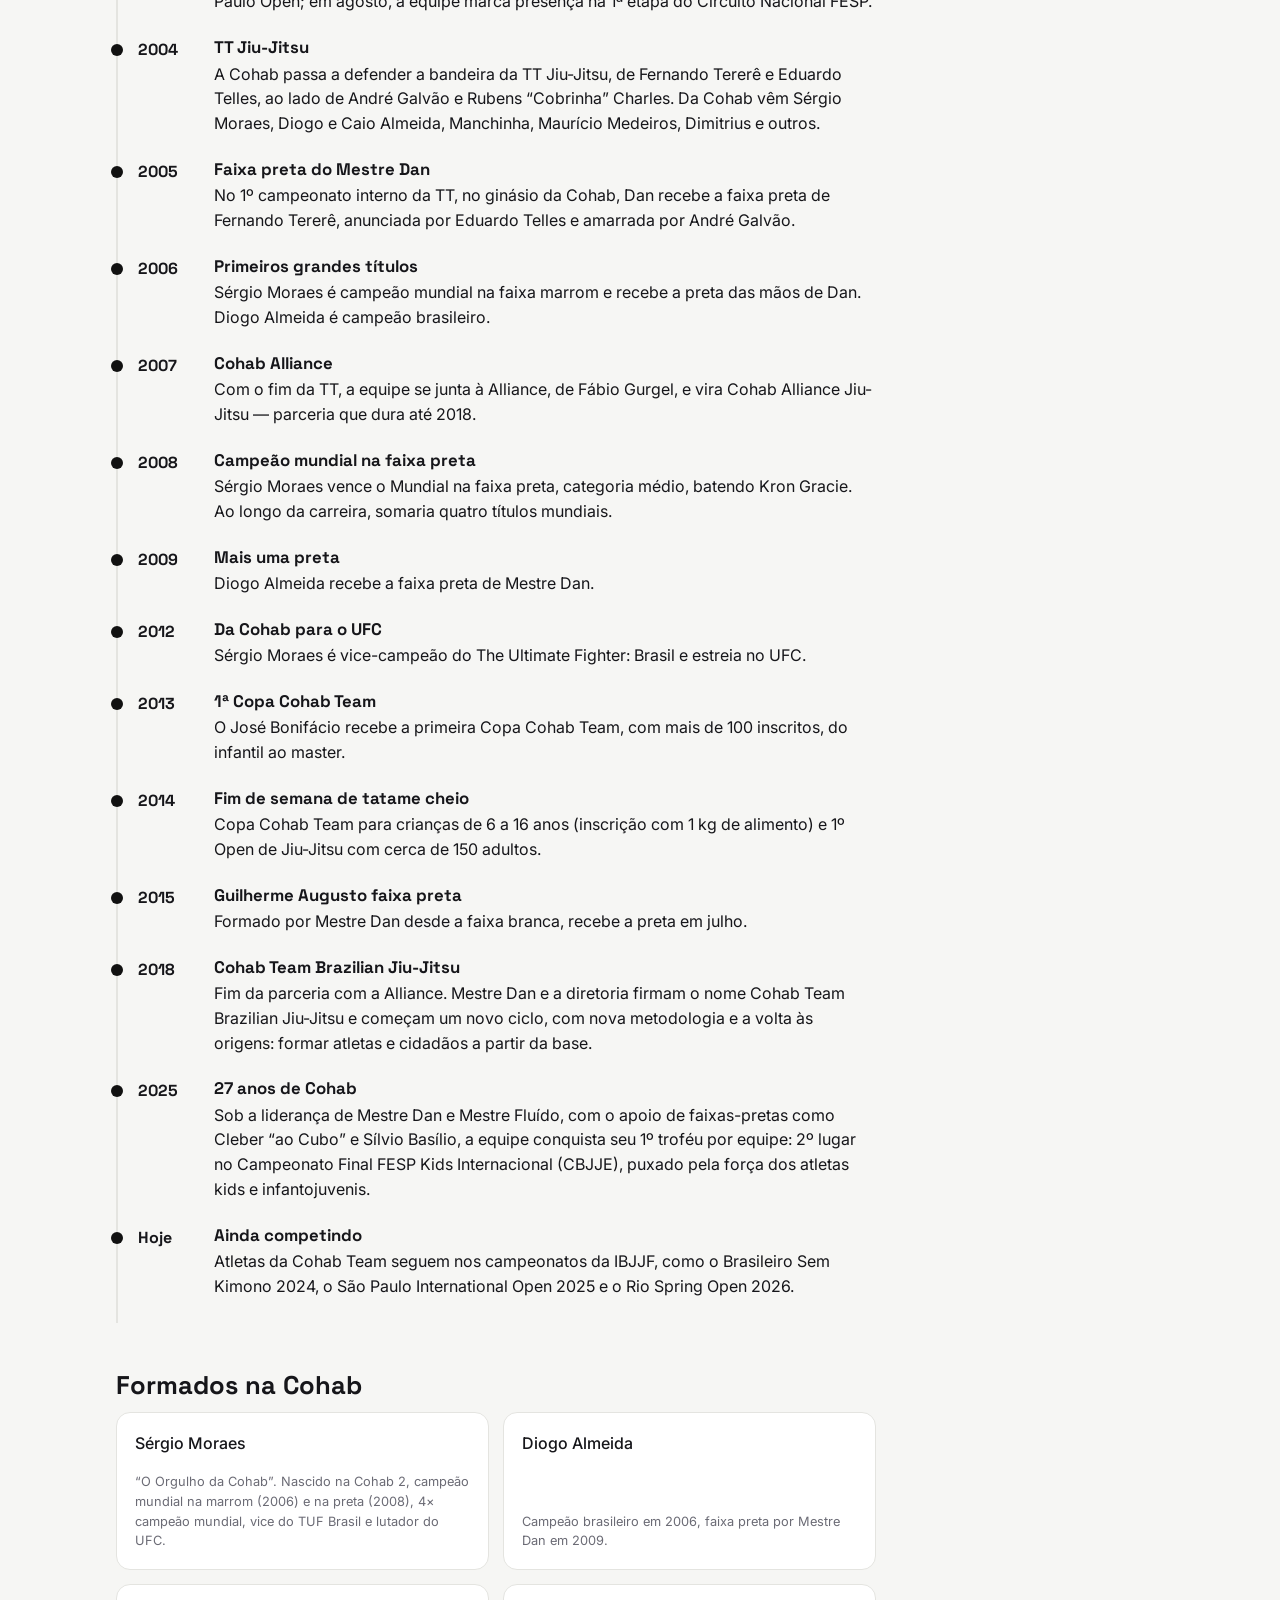
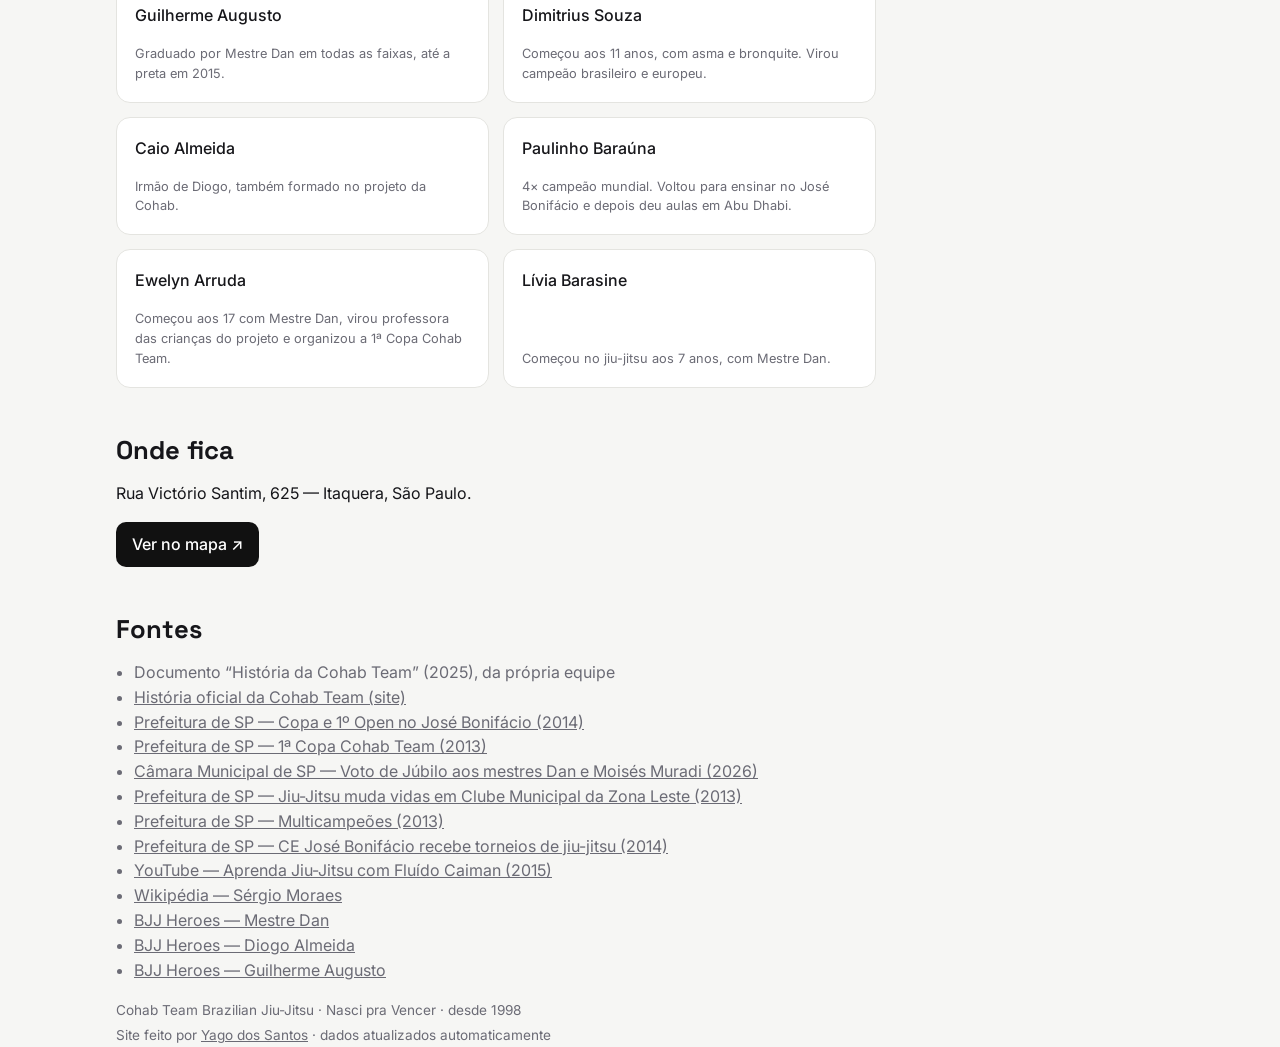
<file: historia.html>
<!doctype html>
<html lang="pt-BR">
<head>
  <meta charset="utf-8">
  <meta name="viewport" content="width=device-width, initial-scale=1">
  <title>História · Cohab Team</title>
  <link rel="icon" href="assets/favicon.svg" type="image/svg+xml">
  <meta name="description" content="A história da Cohab Team, equipe de jiu-jitsu nascida na Cohab José Bonifácio, em Itaquera.">
  <link rel="preconnect" href="https://fonts.googleapis.com">
  <link rel="preconnect" href="https://fonts.gstatic.com" crossorigin>
  <link href="https://fonts.googleapis.com/css2?family=Inter:wght@400;500;700&family=Space+Grotesk:wght@500;700&display=swap" rel="stylesheet">
  <link rel="stylesheet" href="style.css?v=16">
  <script>try{var t=localStorage.getItem("tema");if(t)document.documentElement.dataset.theme=t}catch(e){}</script>
</head>
<body data-progress>
  <nav class="site-nav" aria-label="Navegação do site">
    <div class="container">
      <a class="site-logo" href="./">COHAB<span>.</span></a>
      <a href="./">Início</a>
      <a href="historia.html" aria-current="page">História</a>
      <a href="conquistas.html">Conquistas</a>
      <a href="atletas.html">Atletas</a>
      <a href="jiujitsu.html">Jiu-Jitsu</a>
      <a href="videos.html">Vídeos</a>
      <a href="campeonatos.html">Campeonatos</a>
      <a href="noticias.html">Notícias</a>
      <a href="jogos.html">Jogos</a>
    </div>
  </nav>
  <header class="hero">
    <div class="container">
      <p class="eyebrow">🥋 Nasci pra vencer · desde 1998</p>
      <h1>Nossa história</h1>
      <div class="bio">
        <p>
          Equipe de jiu-jitsu nascida em <strong>1998</strong> no centro esportivo da
          <strong>Cohab José Bonifácio</strong>, em Itaquera. Começou com um professor,
          um aluno e colchões improvisados como tatame — e virou uma das equipes mais
          tradicionais do país, berço de campeões mundiais, com filiais no Brasil e na
          América do Sul.
        </p>
      </div>

      <ul class="stats">
        <li><strong>1998</strong><span>primeira aula</span></li>
        <li><strong>16</strong><span>unidades no Brasil</span></li>
        <li><strong>+4</strong><span>países: Argentina, Chile, Equador e Peru</span></li>
        <li><strong>4×</strong><span>campeão mundial: Sérgio Moraes, “O Orgulho da Cohab”</span></li>
      </ul>
    </div>
  </header>

  <main class="container">
    <section class="block">
      <h2>A missão</h2>
      <p>
        A Cohab Team surgiu para levar o jiu-jitsu a quem não podia pagar. Além de formar
        atletas para os circuitos de competição, a equipe sempre teve um <strong>trabalho
        social</strong>: usar a filosofia da arte suave para manter crianças e adolescentes
        longe da violência e do tráfico, oferecendo a elas uma alternativa no esporte.
      </p>
      <p>
        Pelo projeto <strong>Nasci para Vencer</strong>, criado por Mestre Dan, crianças e
        jovens de 4 a 17 anos treinam no centro esportivo. O projeto já atendeu mais de
        <strong>3.000 pessoas</strong>, e em 2014 eram cerca de 380 crianças no tatame. Os
        adultos também podiam treinar de graça.
      </p>
    </section>

    <section class="block">
      <h2>Mestre Dan</h2>
      <p>
        <strong>Everdan Olegário da Silva</strong> nasceu em 1971 e cresceu na própria Cohab 2.
        O nome, de origem germânica, era difícil de pronunciar — por isso, desde pequeno,
        amigos e família o chamam de <strong>Dan</strong>.
      </p>
      <p>
        Começou no <strong>caratê aos 10 anos</strong>, trocou as lutas pelo
        <strong>basquete aos 13</strong> e voltou aos esportes de contato aos 22, no
        <strong>boxe</strong>. Aos 23 colocou o jiu-jitsu na rotina, ainda sem levar a sério
        — até 1998, quando virou o <strong>primeiro aluno</strong> da Cohab. Com o passar
        dos anos assumiu a academia no lugar do fundador, Tony, e é quem mantém a equipe viva
        no José Bonifácio até hoje.
      </p>
      <h3 class="subhead">Conquistas</h3>
      <ul class="checklist">
        <li>No boxe, foi <strong>campeão da FORD</strong> e <strong>campeão da Copa de Ouro</strong>.</li>
        <li><strong>Faixa preta em 2005</strong>, entregue por Fernando Tererê, anunciada por Eduardo Telles e amarrada na cintura por André Galvão.</li>
        <li>Levou a equipe para a TT Jiu-Jitsu (2004), para a <strong>Alliance</strong> de Fábio Gurgel (2007–2018) e depois firmou o nome <strong>Cohab Team Brazilian Jiu-Jitsu</strong>.</li>
        <li>Formou os faixas-pretas <strong>Sérgio Moraes</strong> (2006), <strong>Diogo Almeida</strong> (2009) e <strong>Guilherme Augusto</strong> (2015) — este graduado por ele em todas as faixas, da branca à preta.</li>
        <li>Revelou campeões como <strong>Paulinho Baraúna</strong> (4× campeão mundial), <strong>Dimitrius Souza</strong> (campeão brasileiro e europeu) e <strong>Lívia Barasine</strong>, que começou com ele aos 7 anos.</li>
        <li>Criou o projeto <strong>Nasci para Vencer</strong>, que já atendeu mais de 3.000 pessoas.</li>
        <li>Expandiu a Cohab para <strong>16 unidades no Brasil</strong> e filiais na <strong>Argentina, Chile, Equador e Peru</strong>.</li>
        <li>Muitos ex-alunos viraram <strong>professores de educação física</strong> e instrutores em outras academias, inclusive fora do Brasil, como Paulinho em Abu Dhabi.</li>
        <li>Organizou as <strong>Copas Cohab Team</strong> no José Bonifácio — a de 2014 teve mais de 350 inscritos.</li>
        <li>Homenageado pela <strong>Câmara Municipal de São Paulo</strong> com um Voto de Júbilo em 2026 (veja abaixo).</li>
      </ul>
    </section>

    <section class="block">
      <h2>Mestre Dan em vídeo</h2>
      <div class="videos">
        <figure class="video">
          <div class="video-frame">
            <iframe src="https://www.youtube-nocookie.com/embed/j2BneRYQRmg" title="Mestre Dan — Cohab JJ" loading="lazy"
              allow="accelerometer; clipboard-write; encrypted-media; gyroscope; picture-in-picture; web-share"
              referrerpolicy="strict-origin-when-cross-origin" allowfullscreen></iframe>
          </div>
          <figcaption><strong>Mestre Dan — Cohab JJ</strong><span>Dojo &amp; Lifestyle</span></figcaption>
        </figure>
        <figure class="video">
          <div class="video-frame">
            <iframe src="https://www.youtube-nocookie.com/embed/uGnfF-Rmkj0" title="Projeto Origem — Mestre Dan (completo)" loading="lazy"
              allow="accelerometer; clipboard-write; encrypted-media; gyroscope; picture-in-picture; web-share"
              referrerpolicy="strict-origin-when-cross-origin" allowfullscreen></iframe>
          </div>
          <figcaption><strong>Projeto Origem — Mestre Dan (completo)</strong><span>Pzado Origem</span></figcaption>
        </figure>
        <figure class="video">
          <div class="video-frame">
            <iframe src="https://www.youtube-nocookie.com/embed/4pwaCi9ZflU" title="Jiu-Jitsu na Quebrada com Mestre Dan — Cohab Team Alliance" loading="lazy"
              allow="accelerometer; clipboard-write; encrypted-media; gyroscope; picture-in-picture; web-share"
              referrerpolicy="strict-origin-when-cross-origin" allowfullscreen></iframe>
          </div>
          <figcaption><strong>Jiu-Jitsu na Quebrada com Mestre Dan — Cohab Team Alliance</strong><span>JiuJitsu na Quebrada</span></figcaption>
        </figure>
      </div>
    </section>

    <section class="block">
      <h2>Mestre Fluído Caiman</h2>
      <p>
        Um dos nomes que marcaram a Cohab Team e hoje <strong>divide a liderança da equipe
        com Mestre Dan</strong>. Em 2015 lançou a série em vídeo
        <strong>“Aprenda Jiu-Jitsu com Fluído Caiman”</strong>, gravada no dojo do Mestre Dan,
        em Itaquera, com direção de Cleber “ao Cubo” — outro faixa preta que ajuda a manter
        o legado da equipe.
      </p>
      <p>
        <a class="button" href="https://www.youtube.com/@fluidocaiman" target="_blank" rel="noopener">Canal no YouTube ↗</a>
      </p>
    </section>

    <section class="block">
      <h2>Linhagem</h2>
      <p class="muted">Do criador do judô até o tatame da Cohab:</p>
      <ol class="lineage">
        <li>Jigoro Kano</li>
        <li>Mitsuyo Maeda, “Conde Koma”</li>
        <li>Carlos Gracie</li>
        <li>Hélio Gracie</li>
        <li>Rolls Gracie</li>
        <li>Alexandre Paiva “Gigi” e Romero Cavalcanti “Jacaré”</li>
        <li>Fernando Tererê e Eduardo Telles</li>
        <li class="lineage-dan">Mestre Dan</li>
      </ol>
      <p class="muted">Também na história da equipe: Tony, o 1º professor, e Givanildo Santana.</p>
    </section>

    <section class="block">
      <h2>Honrarias</h2>
      <ol class="timeline">
        <li>
          <time>2026</time>
          <div>
            <h3>Voto de Júbilo e Congratulações — Câmara Municipal de SP</h3>
            <p>Em 1º de outubro, em solenidade no plenário, a Câmara homenageou os mestres
            Dan e Moisés Muradi pela trajetória e pela contribuição ao desenvolvimento e à
            difusão do jiu-jitsu. A proposta foi do vereador Gabriel Abreu.</p>
          </div>
        </li>
        <li>
          <time>2013–14</time>
          <div>
            <h3>Reconhecimento da Prefeitura</h3>
            <p>A Secretaria Municipal de Esportes destacou a Cohab Team como “uma das equipes
            mais tradicionais do país” e o projeto como exemplo de jiu-jitsu que
            “muda vidas” na zona leste.</p>
          </div>
        </li>
      </ol>
    </section>

    <section class="block">
      <h2>Linha do tempo</h2>
      <ol class="timeline">
        <li>
          <time>1998</time>
          <div>
            <h3>O começo</h3>
            <p>Em setembro, Antonio Carlos Bergamo, o Tony, ainda faixa azul, começa a dar
            aulas no centro esportivo da Cohab José Bonifácio com um único aluno: Dan. Os
            tatames eram colchões improvisados, e a equipe ficou conhecida como Cohab Lótus.</p>
          </div>
        </li>
        <li>
          <time>2002</time>
          <div>
            <h3>Espaço próprio</h3>
            <p>Com o apoio do diretor do centro esportivo, Márcio Issa, a equipe constrói sua
            área de treino e chega a cerca de 300 atletas. Em julho, mais de 20 sobem ao
            pódio no São Paulo Open; em agosto, a equipe marca presença na 1ª etapa do
            Circuito Nacional FESP.</p>
          </div>
        </li>
        <li>
          <time>2004</time>
          <div>
            <h3>TT Jiu-Jitsu</h3>
            <p>A Cohab passa a defender a bandeira da TT Jiu-Jitsu, de Fernando Tererê e
            Eduardo Telles, ao lado de André Galvão e Rubens “Cobrinha” Charles. Da Cohab
            vêm Sérgio Moraes, Diogo e Caio Almeida, Manchinha, Maurício Medeiros, Dimitrius
            e outros.</p>
          </div>
        </li>
        <li>
          <time>2005</time>
          <div>
            <h3>Faixa preta do Mestre Dan</h3>
            <p>No 1º campeonato interno da TT, no ginásio da Cohab, Dan recebe a faixa preta
            de Fernando Tererê, anunciada por Eduardo Telles e amarrada por André Galvão.</p>
          </div>
        </li>
        <li>
          <time>2006</time>
          <div>
            <h3>Primeiros grandes títulos</h3>
            <p>Sérgio Moraes é campeão mundial na faixa marrom e recebe a preta das mãos de
            Dan. Diogo Almeida é campeão brasileiro.</p>
          </div>
        </li>
        <li>
          <time>2007</time>
          <div>
            <h3>Cohab Alliance</h3>
            <p>Com o fim da TT, a equipe se junta à Alliance, de Fábio Gurgel, e vira Cohab
            Alliance Jiu-Jitsu — parceria que dura até 2018.</p>
          </div>
        </li>
        <li>
          <time>2008</time>
          <div>
            <h3>Campeão mundial na faixa preta</h3>
            <p>Sérgio Moraes vence o Mundial na faixa preta, categoria médio, batendo Kron
            Gracie. Ao longo da carreira, somaria quatro títulos mundiais.</p>
          </div>
        </li>
        <li>
          <time>2009</time>
          <div>
            <h3>Mais uma preta</h3>
            <p>Diogo Almeida recebe a faixa preta de Mestre Dan.</p>
          </div>
        </li>
        <li>
          <time>2012</time>
          <div>
            <h3>Da Cohab para o UFC</h3>
            <p>Sérgio Moraes é vice-campeão do The Ultimate Fighter: Brasil e estreia no UFC.</p>
          </div>
        </li>
        <li>
          <time>2013</time>
          <div>
            <h3>1ª Copa Cohab Team</h3>
            <p>O José Bonifácio recebe a primeira Copa Cohab Team, com mais de 100 inscritos,
            do infantil ao master.</p>
          </div>
        </li>
        <li>
          <time>2014</time>
          <div>
            <h3>Fim de semana de tatame cheio</h3>
            <p>Copa Cohab Team para crianças de 6 a 16 anos (inscrição com 1 kg de alimento)
            e 1º Open de Jiu-Jitsu com cerca de 150 adultos.</p>
          </div>
        </li>
        <li>
          <time>2015</time>
          <div>
            <h3>Guilherme Augusto faixa preta</h3>
            <p>Formado por Mestre Dan desde a faixa branca, recebe a preta em julho.</p>
          </div>
        </li>
        <li>
          <time>2018</time>
          <div>
            <h3>Cohab Team Brazilian Jiu-Jitsu</h3>
            <p>Fim da parceria com a Alliance. Mestre Dan e a diretoria firmam o nome Cohab
            Team Brazilian Jiu-Jitsu e começam um novo ciclo, com nova metodologia e a volta
            às origens: formar atletas e cidadãos a partir da base.</p>
          </div>
        </li>
        <li>
          <time>2025</time>
          <div>
            <h3>27 anos de Cohab</h3>
            <p>Sob a liderança de Mestre Dan e Mestre Fluído, com o apoio de faixas-pretas como
            Cleber “ao Cubo” e Sílvio Basílio, a equipe conquista seu 1º troféu por equipe:
            2º lugar no Campeonato Final FESP Kids Internacional (CBJJE), puxado pela força
            dos atletas kids e infantojuvenis.</p>
          </div>
        </li>
        <li>
          <time>Hoje</time>
          <div>
            <h3>Ainda competindo</h3>
            <p>Atletas da Cohab Team seguem nos campeonatos da IBJJF, como o Brasileiro Sem
            Kimono 2024, o São Paulo International Open 2025 e o Rio Spring Open 2026.</p>
          </div>
        </li>
      </ol>
    </section>

    <section class="block">
      <h2>Formados na Cohab</h2>
      <div class="grid">
        <div class="card">
          <h4>Sérgio Moraes</h4>
          <span class="meta">“O Orgulho da Cohab”. Nascido na Cohab 2, campeão mundial na marrom (2006) e na preta (2008), 4× campeão mundial, vice do TUF Brasil e lutador do UFC.</span>
        </div>
        <div class="card">
          <h4>Diogo Almeida</h4>
          <span class="meta">Campeão brasileiro em 2006, faixa preta por Mestre Dan em 2009.</span>
        </div>
        <div class="card">
          <h4>Guilherme Augusto</h4>
          <span class="meta">Graduado por Mestre Dan em todas as faixas, até a preta em 2015.</span>
        </div>
        <div class="card">
          <h4>Dimitrius Souza</h4>
          <span class="meta">Começou aos 11 anos, com asma e bronquite. Virou campeão brasileiro e europeu.</span>
        </div>
        <div class="card">
          <h4>Caio Almeida</h4>
          <span class="meta">Irmão de Diogo, também formado no projeto da Cohab.</span>
        </div>
        <div class="card">
          <h4>Paulinho Baraúna</h4>
          <span class="meta">4× campeão mundial. Voltou para ensinar no José Bonifácio e depois deu aulas em Abu Dhabi.</span>
        </div>
        <div class="card">
          <h4>Ewelyn Arruda</h4>
          <span class="meta">Começou aos 17 com Mestre Dan, virou professora das crianças do projeto e organizou a 1ª Copa Cohab Team.</span>
        </div>
        <div class="card">
          <h4>Lívia Barasine</h4>
          <span class="meta">Começou no jiu-jitsu aos 7 anos, com Mestre Dan.</span>
        </div>
      </div>
    </section>

    <section class="block">
      <h2>Onde fica</h2>
      <p>
        Rua Victório Santim, 625 — Itaquera, São Paulo.
      </p>
      <p>
        <a class="button" href="https://www.google.com/maps/search/?api=1&query=Rua+Vict%C3%B3rio+Santim+625+Itaquera+S%C3%A3o+Paulo" target="_blank" rel="noopener">Ver no mapa ↗</a>
      </p>
    </section>

    <section class="block sources">
      <h2>Fontes</h2>
      <ul>
        <li>Documento “História da Cohab Team” (2025), da própria equipe</li>
        <li><a href="https://cohabteam.wixsite.com/jiujitsu/historia" target="_blank" rel="noopener">História oficial da Cohab Team (site)</a></li>
        <li><a href="https://prefeitura.sp.gov.br/web/esportes/w/noticias/187440" target="_blank" rel="noopener">Prefeitura de SP — Copa e 1º Open no José Bonifácio (2014)</a></li>
        <li><a href="https://prefeitura.sp.gov.br/web/esportes/w/noticias/154591" target="_blank" rel="noopener">Prefeitura de SP — 1ª Copa Cohab Team (2013)</a></li>
        <li><a href="https://www.saopaulo.sp.leg.br/blog/solenidade-homenageia-mestres-do-jiu-jitsu-com-a-entrega-do-voto-de-jubilo/" target="_blank" rel="noopener">Câmara Municipal de SP — Voto de Júbilo aos mestres Dan e Moisés Muradi (2026)</a></li>
        <li><a href="https://prefeitura.sp.gov.br/web/esportes/w/noticias/155611" target="_blank" rel="noopener">Prefeitura de SP — Jiu-Jitsu muda vidas em Clube Municipal da Zona Leste (2013)</a></li>
        <li><a href="https://prefeitura.sp.gov.br/web/esportes/w/noticias/155613" target="_blank" rel="noopener">Prefeitura de SP — Multicampeões (2013)</a></li>
        <li><a href="https://prefeitura.sp.gov.br/web/esportes/w/noticias/186832" target="_blank" rel="noopener">Prefeitura de SP — CE José Bonifácio recebe torneios de jiu-jitsu (2014)</a></li>
        <li><a href="https://www.youtube.com/watch?v=EW-CaoBHsOc" target="_blank" rel="noopener">YouTube — Aprenda Jiu-Jitsu com Fluído Caiman (2015)</a></li>
        <li><a href="https://pt.wikipedia.org/wiki/S%C3%A9rgio_Moraes_(lutador)" target="_blank" rel="noopener">Wikipédia — Sérgio Moraes</a></li>
        <li><a href="https://www.bjjheroes.com/bjj-fighters/everdan-mestre-dan-olegario" target="_blank" rel="noopener">BJJ Heroes — Mestre Dan</a></li>
        <li><a href="https://www.bjjheroes.com/bjj-fighters/diogo-almeida" target="_blank" rel="noopener">BJJ Heroes — Diogo Almeida</a></li>
        <li><a href="https://www.bjjheroes.com/bjj-fighters/guilherme-augusto" target="_blank" rel="noopener">BJJ Heroes — Guilherme Augusto</a></li>
      </ul>
    </section>
  </main>

  <footer class="container muted site-foot">
    Cohab Team Brazilian Jiu-Jitsu · Nasci pra Vencer · desde 1998<br>
    Site feito por <a href="https://yagoxavier10.github.io/portfolio-noticias/">Yago dos Santos</a> · dados atualizados automaticamente
  </footer>
  <script src="chat.js?v=8" defer></script>
  <script src="fx.js?v=3" defer></script>
</body>
</html>
</file>
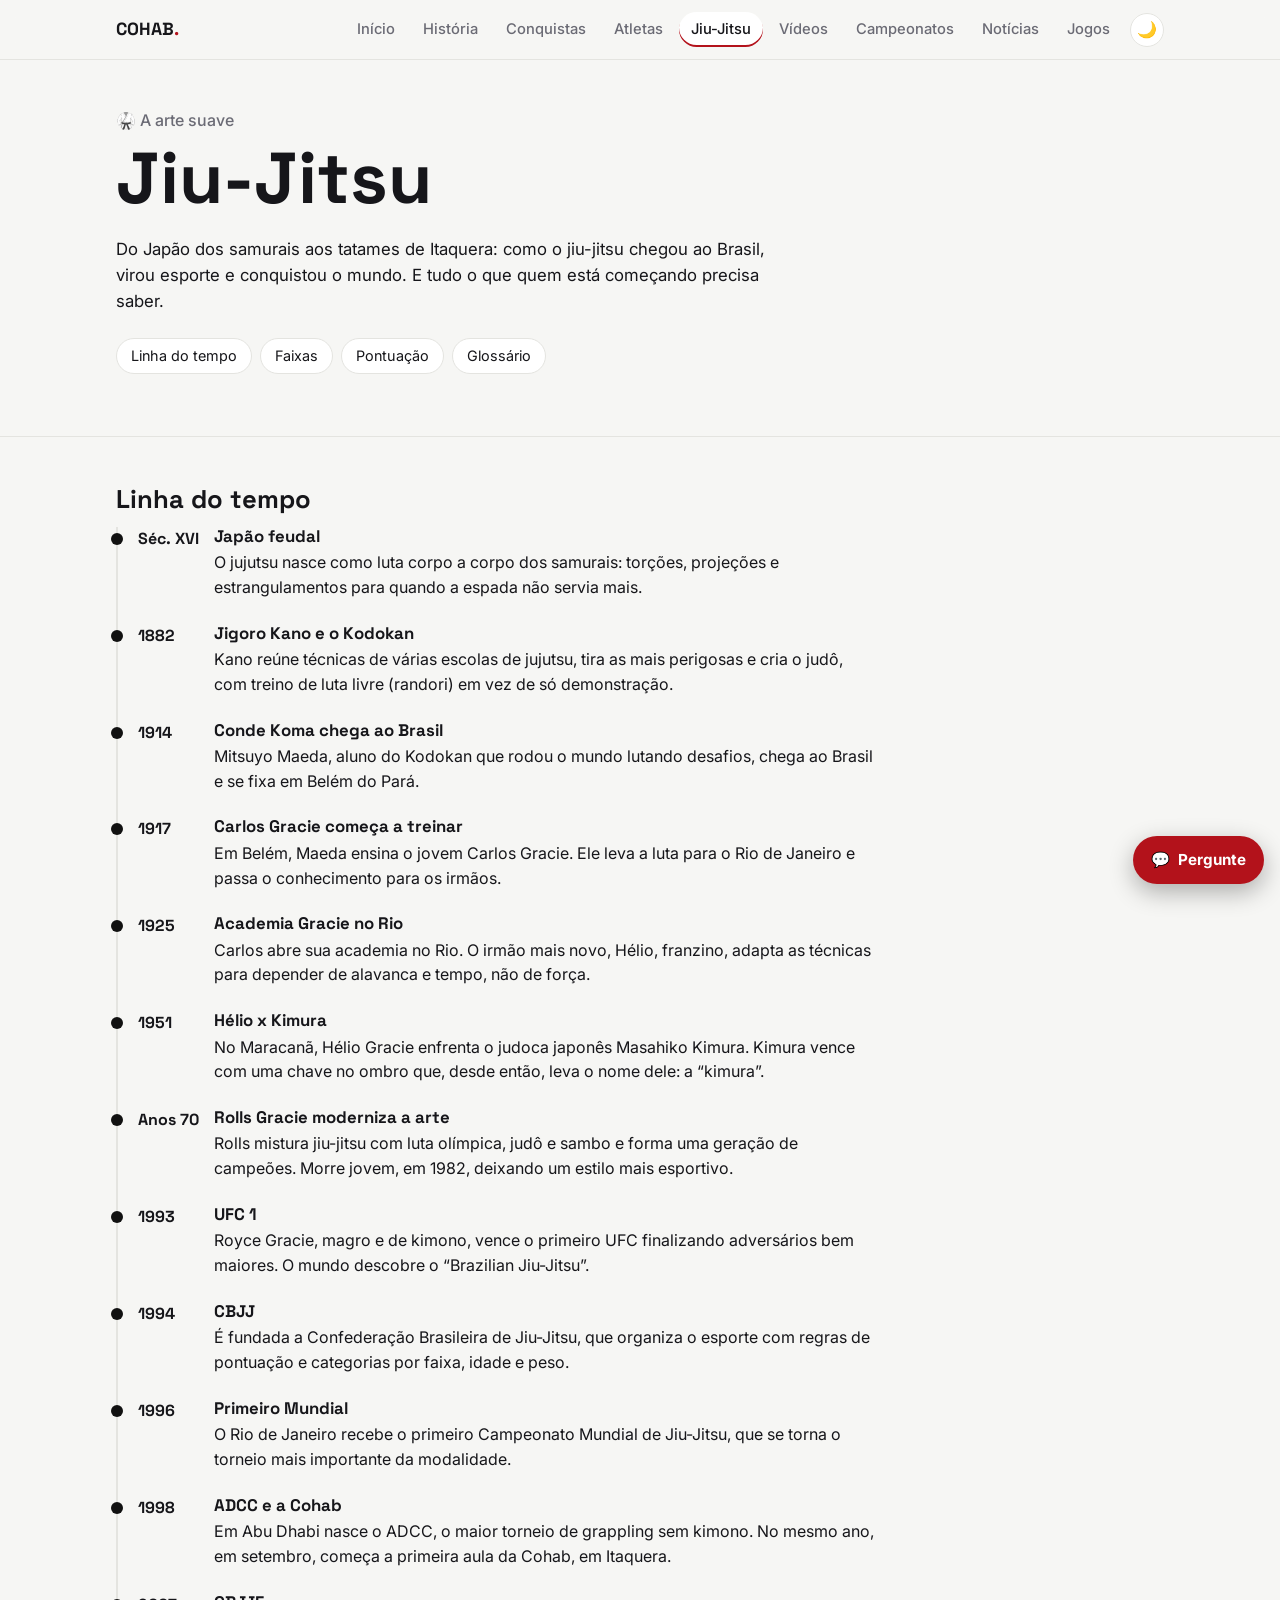
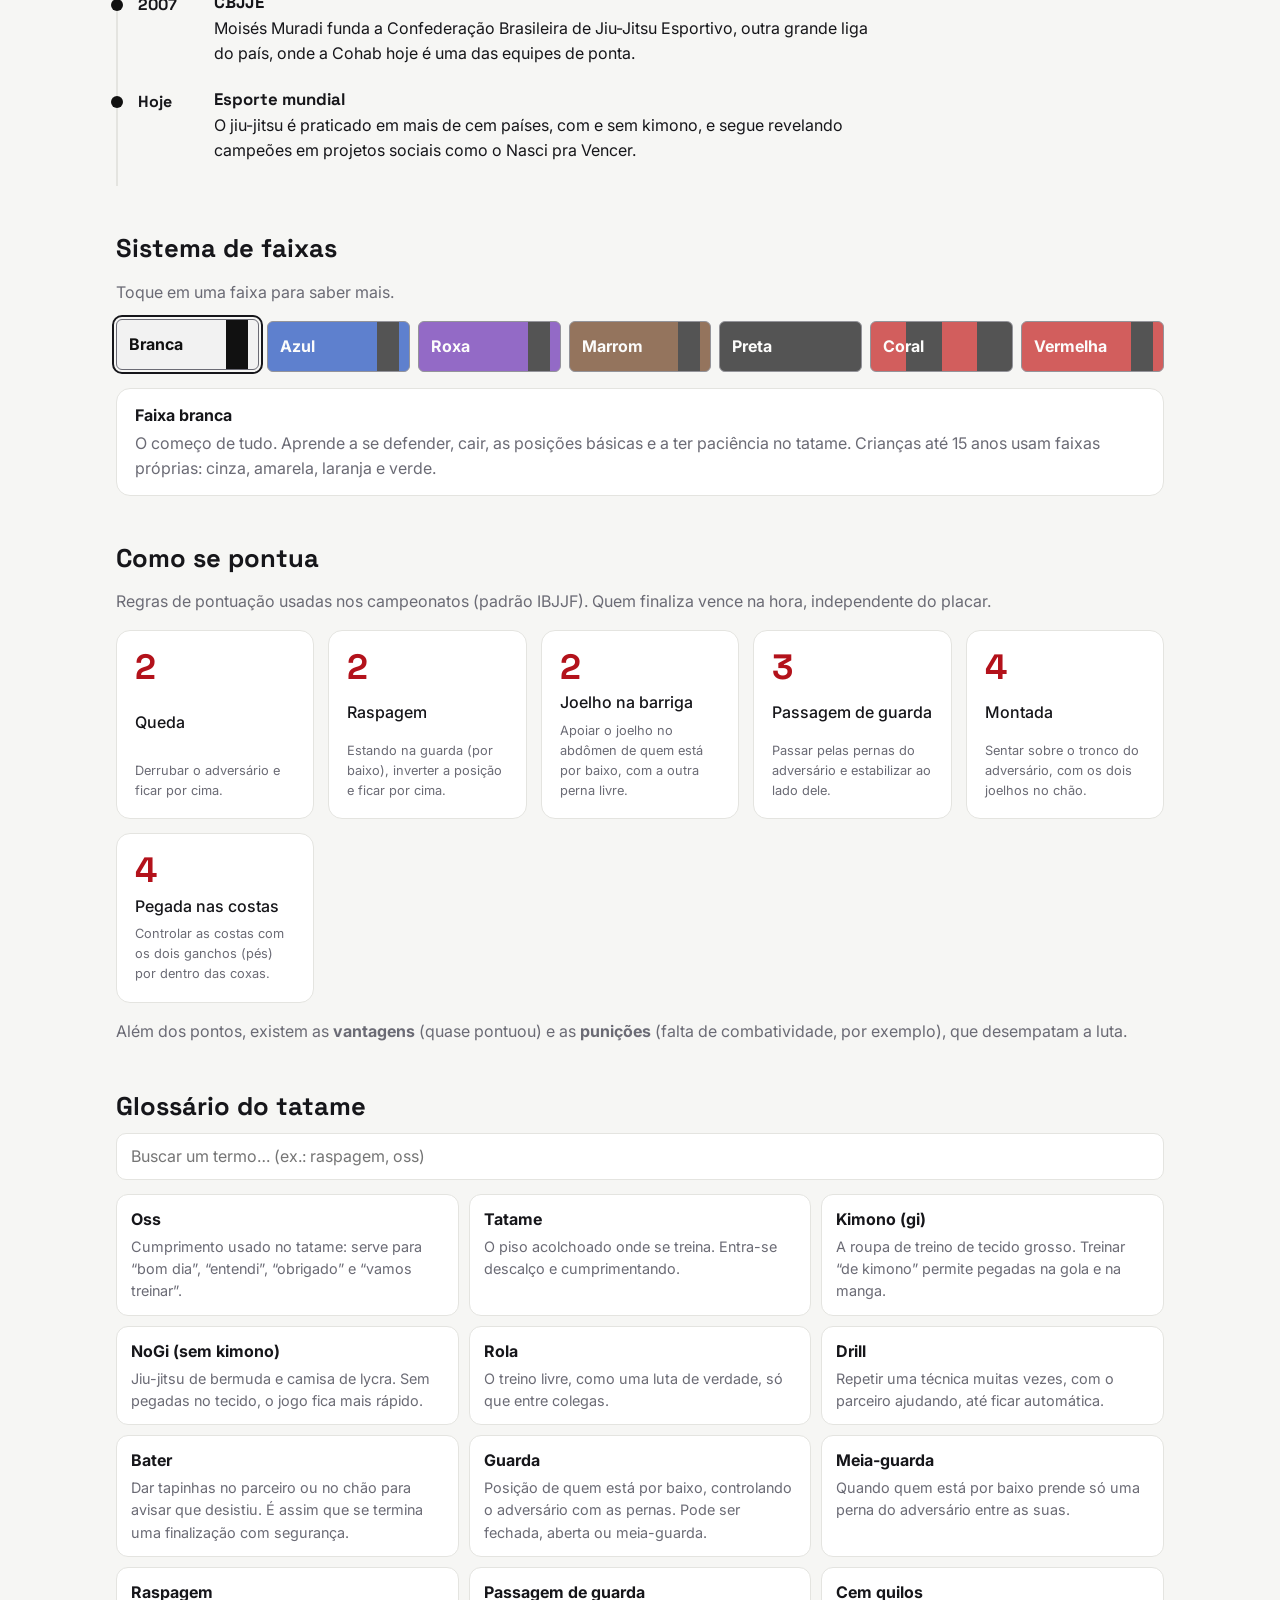
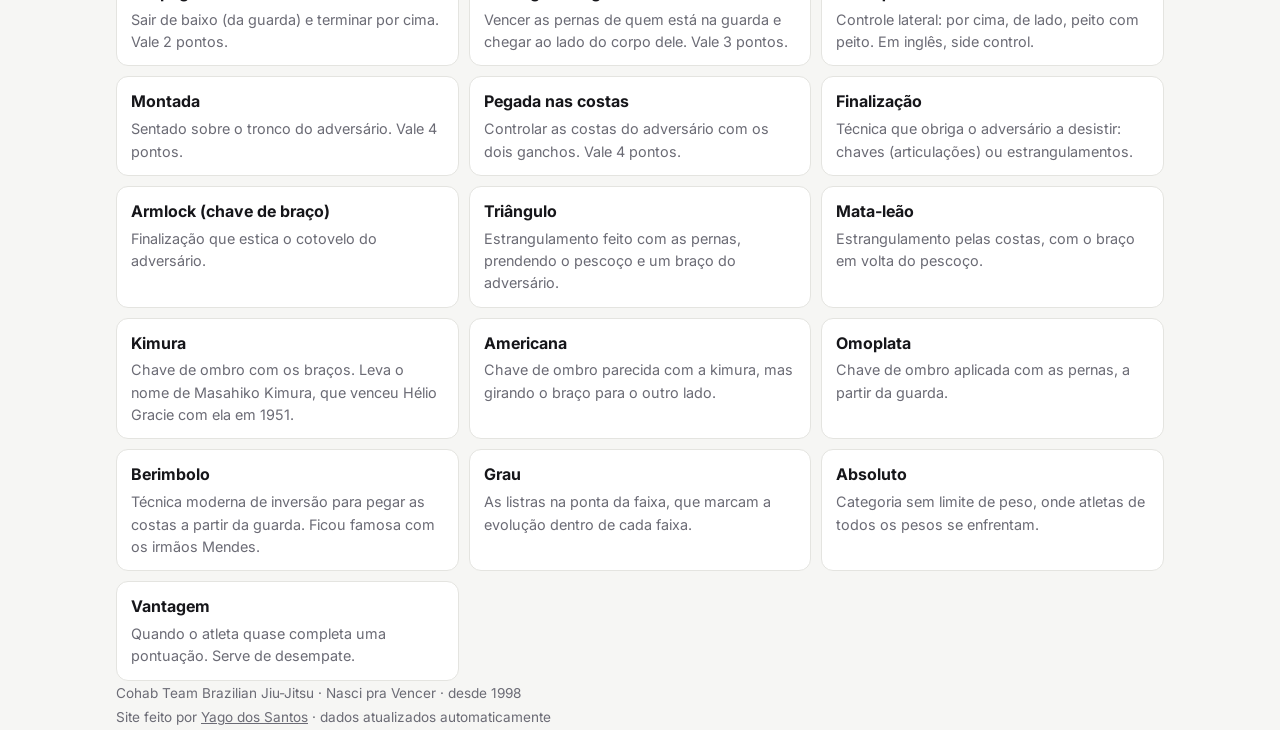
<file: jiujitsu.html>
<!doctype html>
<html lang="pt-BR">
<head>
  <meta charset="utf-8">
  <meta name="viewport" content="width=device-width, initial-scale=1">
  <title>Jiu-Jitsu · Cohab Team</title>
  <link rel="icon" href="assets/favicon.svg" type="image/svg+xml">
  <meta name="description" content="A história do jiu-jitsu, o sistema de faixas, as regras de pontuação e um glossário para quem está começando.">
  <link rel="preconnect" href="https://fonts.googleapis.com">
  <link rel="preconnect" href="https://fonts.gstatic.com" crossorigin>
  <link href="https://fonts.googleapis.com/css2?family=Inter:wght@400;500;700&family=Space+Grotesk:wght@500;700&display=swap" rel="stylesheet">
  <link rel="stylesheet" href="style.css?v=16">
  <script>try{var t=localStorage.getItem("tema");if(t)document.documentElement.dataset.theme=t}catch(e){}</script>
</head>
<body data-progress>
  <nav class="site-nav" aria-label="Navegação do site">
    <div class="container">
      <a class="site-logo" href="./">COHAB<span>.</span></a>
      <a href="./">Início</a>
      <a href="historia.html">História</a>
      <a href="conquistas.html">Conquistas</a>
      <a href="atletas.html">Atletas</a>
      <a href="jiujitsu.html" aria-current="page">Jiu-Jitsu</a>
      <a href="videos.html">Vídeos</a>
      <a href="campeonatos.html">Campeonatos</a>
      <a href="noticias.html">Notícias</a>
      <a href="jogos.html">Jogos</a>
    </div>
  </nav>

  <header class="hero">
    <div class="container">
      <p class="eyebrow">🥋 A arte suave</p>
      <h1>Jiu-Jitsu</h1>
      <p class="bio">Do Japão dos samurais aos tatames de Itaquera: como o jiu-jitsu chegou ao Brasil, virou esporte e conquistou o mundo. E tudo o que quem está começando precisa saber.</p>
      <nav class="chips jj-jump" aria-label="Ir para">
        <a href="#historia">Linha do tempo</a>
        <a href="#faixas">Faixas</a>
        <a href="#pontos">Pontuação</a>
        <a href="#glossario">Glossário</a>
      </nav>
    </div>
  </header>

  <main class="container">
    <section class="block" id="historia">
      <h2>Linha do tempo</h2>
      <ol class="timeline">
        <li><time>Séc. XVI</time><div><h3>Japão feudal</h3><p>O jujutsu nasce como luta corpo a corpo dos samurais: torções, projeções e estrangulamentos para quando a espada não servia mais.</p></div></li>
        <li><time>1882</time><div><h3>Jigoro Kano e o Kodokan</h3><p>Kano reúne técnicas de várias escolas de jujutsu, tira as mais perigosas e cria o judô, com treino de luta livre (randori) em vez de só demonstração.</p></div></li>
        <li><time>1914</time><div><h3>Conde Koma chega ao Brasil</h3><p>Mitsuyo Maeda, aluno do Kodokan que rodou o mundo lutando desafios, chega ao Brasil e se fixa em Belém do Pará.</p></div></li>
        <li><time>1917</time><div><h3>Carlos Gracie começa a treinar</h3><p>Em Belém, Maeda ensina o jovem Carlos Gracie. Ele leva a luta para o Rio de Janeiro e passa o conhecimento para os irmãos.</p></div></li>
        <li><time>1925</time><div><h3>Academia Gracie no Rio</h3><p>Carlos abre sua academia no Rio. O irmão mais novo, Hélio, franzino, adapta as técnicas para depender de alavanca e tempo, não de força.</p></div></li>
        <li><time>1951</time><div><h3>Hélio x Kimura</h3><p>No Maracanã, Hélio Gracie enfrenta o judoca japonês Masahiko Kimura. Kimura vence com uma chave no ombro que, desde então, leva o nome dele: a “kimura”.</p></div></li>
        <li><time>Anos 70</time><div><h3>Rolls Gracie moderniza a arte</h3><p>Rolls mistura jiu-jitsu com luta olímpica, judô e sambo e forma uma geração de campeões. Morre jovem, em 1982, deixando um estilo mais esportivo.</p></div></li>
        <li><time>1993</time><div><h3>UFC 1</h3><p>Royce Gracie, magro e de kimono, vence o primeiro UFC finalizando adversários bem maiores. O mundo descobre o “Brazilian Jiu-Jitsu”.</p></div></li>
        <li><time>1994</time><div><h3>CBJJ</h3><p>É fundada a Confederação Brasileira de Jiu-Jitsu, que organiza o esporte com regras de pontuação e categorias por faixa, idade e peso.</p></div></li>
        <li><time>1996</time><div><h3>Primeiro Mundial</h3><p>O Rio de Janeiro recebe o primeiro Campeonato Mundial de Jiu-Jitsu, que se torna o torneio mais importante da modalidade.</p></div></li>
        <li><time>1998</time><div><h3>ADCC e a Cohab</h3><p>Em Abu Dhabi nasce o ADCC, o maior torneio de grappling sem kimono. No mesmo ano, em setembro, começa a primeira aula da Cohab, em Itaquera.</p></div></li>
        <li><time>2007</time><div><h3>CBJJE</h3><p>Moisés Muradi funda a Confederação Brasileira de Jiu-Jitsu Esportivo, outra grande liga do país, onde a Cohab hoje é uma das equipes de ponta.</p></div></li>
        <li><time>Hoje</time><div><h3>Esporte mundial</h3><p>O jiu-jitsu é praticado em mais de cem países, com e sem kimono, e segue revelando campeões em projetos sociais como o Nasci pra Vencer.</p></div></li>
      </ol>
    </section>

    <section class="block wide" id="faixas">
      <h2>Sistema de faixas</h2>
      <p class="muted">Toque em uma faixa para saber mais.</p>
      <div class="belts" id="belts" role="tablist" aria-label="Faixas"></div>
      <div class="belt-info season-detail" id="belt-info" aria-live="polite"></div>
    </section>

    <section class="block wide" id="pontos">
      <h2>Como se pontua</h2>
      <p class="muted">Regras de pontuação usadas nos campeonatos (padrão IBJJF). Quem finaliza vence na hora, independente do placar.</p>
      <div class="grid points">
        <div class="card"><strong class="pts">2</strong><h4>Queda</h4><span class="meta">Derrubar o adversário e ficar por cima.</span></div>
        <div class="card"><strong class="pts">2</strong><h4>Raspagem</h4><span class="meta">Estando na guarda (por baixo), inverter a posição e ficar por cima.</span></div>
        <div class="card"><strong class="pts">2</strong><h4>Joelho na barriga</h4><span class="meta">Apoiar o joelho no abdômen de quem está por baixo, com a outra perna livre.</span></div>
        <div class="card"><strong class="pts">3</strong><h4>Passagem de guarda</h4><span class="meta">Passar pelas pernas do adversário e estabilizar ao lado dele.</span></div>
        <div class="card"><strong class="pts">4</strong><h4>Montada</h4><span class="meta">Sentar sobre o tronco do adversário, com os dois joelhos no chão.</span></div>
        <div class="card"><strong class="pts">4</strong><h4>Pegada nas costas</h4><span class="meta">Controlar as costas com os dois ganchos (pés) por dentro das coxas.</span></div>
      </div>
      <p class="muted">Além dos pontos, existem as <strong>vantagens</strong> (quase pontuou) e as <strong>punições</strong> (falta de combatividade, por exemplo), que desempatam a luta.</p>
    </section>

    <section class="block wide" id="glossario">
      <h2>Glossário do tatame</h2>
      <input class="search" id="glossary-search" type="search" placeholder="Buscar um termo… (ex.: raspagem, oss)" aria-label="Buscar no glossário">
      <dl class="glossary" id="glossary"></dl>
    </section>
  </main>

  <footer class="container muted site-foot">
    Cohab Team Brazilian Jiu-Jitsu · Nasci pra Vencer · desde 1998<br>
    Site feito por <a href="https://yagoxavier10.github.io/portfolio-noticias/">Yago dos Santos</a> · dados atualizados automaticamente
  </footer>

  <script>
    // Faixas e glossário da página Jiu-Jitsu
    (() => {
      const BELTS = [
        ["Branca", "#f2f2f2", "#111", "O começo de tudo. Aprende a se defender, cair, as posições básicas e a ter paciência no tatame."],
        ["Azul", "#1f4fbf", "#fff", "Primeira faixa adulta, a partir de 16 anos. Já conhece as posições e começa a montar o próprio jogo. Mínimo de 2 anos até a roxa."],
        ["Roxa", "#6a2fb3", "#fff", "A partir de 16 anos. O atleta já ensina os mais novos e domina transições. Mínimo de 1 ano e meio até a marrom."],
        ["Marrom", "#6b3e1e", "#fff", "A partir de 18 anos. Fase de lapidar o jogo antes da preta. Mínimo de 1 ano até a faixa preta."],
        ["Preta", "#111111", "#fff", "A partir de 19 anos. Faixa de professor. Recebe graus com o tempo de prática e de ensino."],
        ["Coral", "linear-gradient(90deg,#c41e1e 0 25%,#111 25% 50%,#c41e1e 50% 75%,#111 75%)", "#fff", "Vermelha e preta: chega no 7º grau da faixa preta, depois de décadas de jiu-jitsu. Depois vem a vermelha e branca."],
        ["Vermelha", "#c41e1e", "#fff", "A graduação máxima (9º e 10º grau), reservada a quem dedicou a vida inteira à arte."],
      ];
      const KIDS = "Crianças até 15 anos usam faixas próprias: cinza, amarela, laranja e verde.";
      const box = document.getElementById("belts");
      const info = document.getElementById("belt-info");
      const pick = (i) => {
        const [name, , , text] = BELTS[i];
        box.querySelectorAll("button").forEach((b, j) => b.setAttribute("aria-selected", i === j));
        info.replaceChildren();
        const strong = document.createElement("strong");
        strong.textContent = `Faixa ${name.toLowerCase()}`;
        const p = document.createElement("span");
        p.textContent = text + (i === 0 ? " " + KIDS : "");
        info.append(strong, p);
      };
      BELTS.forEach(([name, bg, fg], i) => {
        const b = document.createElement("button");
        b.type = "button";
        b.className = "belt-btn";
        b.setAttribute("role", "tab");
        b.style.background = bg;
        b.style.color = fg;
        b.innerHTML = `<span class="belt-tip-mini"></span>${name}`;
        b.addEventListener("click", () => pick(i));
        box.append(b);
      });
      pick(0);

      const TERMS = [
        ["Oss", "Cumprimento usado no tatame: serve para “bom dia”, “entendi”, “obrigado” e “vamos treinar”."],
        ["Tatame", "O piso acolchoado onde se treina. Entra-se descalço e cumprimentando."],
        ["Kimono (gi)", "A roupa de treino de tecido grosso. Treinar “de kimono” permite pegadas na gola e na manga."],
        ["NoGi (sem kimono)", "Jiu-jitsu de bermuda e camisa de lycra. Sem pegadas no tecido, o jogo fica mais rápido."],
        ["Rola", "O treino livre, como uma luta de verdade, só que entre colegas."],
        ["Drill", "Repetir uma técnica muitas vezes, com o parceiro ajudando, até ficar automática."],
        ["Bater", "Dar tapinhas no parceiro ou no chão para avisar que desistiu. É assim que se termina uma finalização com segurança."],
        ["Guarda", "Posição de quem está por baixo, controlando o adversário com as pernas. Pode ser fechada, aberta ou meia-guarda."],
        ["Meia-guarda", "Quando quem está por baixo prende só uma perna do adversário entre as suas."],
        ["Raspagem", "Sair de baixo (da guarda) e terminar por cima. Vale 2 pontos."],
        ["Passagem de guarda", "Vencer as pernas de quem está na guarda e chegar ao lado do corpo dele. Vale 3 pontos."],
        ["Cem quilos", "Controle lateral: por cima, de lado, peito com peito. Em inglês, side control."],
        ["Montada", "Sentado sobre o tronco do adversário. Vale 4 pontos."],
        ["Pegada nas costas", "Controlar as costas do adversário com os dois ganchos. Vale 4 pontos."],
        ["Finalização", "Técnica que obriga o adversário a desistir: chaves (articulações) ou estrangulamentos."],
        ["Armlock (chave de braço)", "Finalização que estica o cotovelo do adversário."],
        ["Triângulo", "Estrangulamento feito com as pernas, prendendo o pescoço e um braço do adversário."],
        ["Mata-leão", "Estrangulamento pelas costas, com o braço em volta do pescoço."],
        ["Kimura", "Chave de ombro com os braços. Leva o nome de Masahiko Kimura, que venceu Hélio Gracie com ela em 1951."],
        ["Americana", "Chave de ombro parecida com a kimura, mas girando o braço para o outro lado."],
        ["Omoplata", "Chave de ombro aplicada com as pernas, a partir da guarda."],
        ["Berimbolo", "Técnica moderna de inversão para pegar as costas a partir da guarda. Ficou famosa com os irmãos Mendes."],
        ["Grau", "As listras na ponta da faixa, que marcam a evolução dentro de cada faixa."],
        ["Absoluto", "Categoria sem limite de peso, onde atletas de todos os pesos se enfrentam."],
        ["Vantagem", "Quando o atleta quase completa uma pontuação. Serve de desempate."],
      ];
      const dl = document.getElementById("glossary");
      const norm = (s) => s.normalize("NFD").replace(/[̀-ͯ]/g, "").toLowerCase();
      const draw = (q) => {
        dl.replaceChildren();
        const rows = TERMS.filter(([t, d]) => !q || norm(t + " " + d).includes(norm(q)));
        if (!rows.length) { dl.textContent = "Nenhum termo encontrado."; return; }
        rows.forEach(([t, d]) => {
          const wrap = document.createElement("div");
          const dt = document.createElement("dt");
          dt.textContent = t;
          const dd = document.createElement("dd");
          dd.textContent = d;
          wrap.append(dt, dd);
          dl.append(wrap);
        });
      };
      document.getElementById("glossary-search").addEventListener("input", (e) => draw(e.target.value.trim()));
      draw("");
    })();
  </script>
  <script src="chat.js?v=8" defer></script>
  <script src="fx.js?v=3" defer></script>
</body>
</html>
</file>
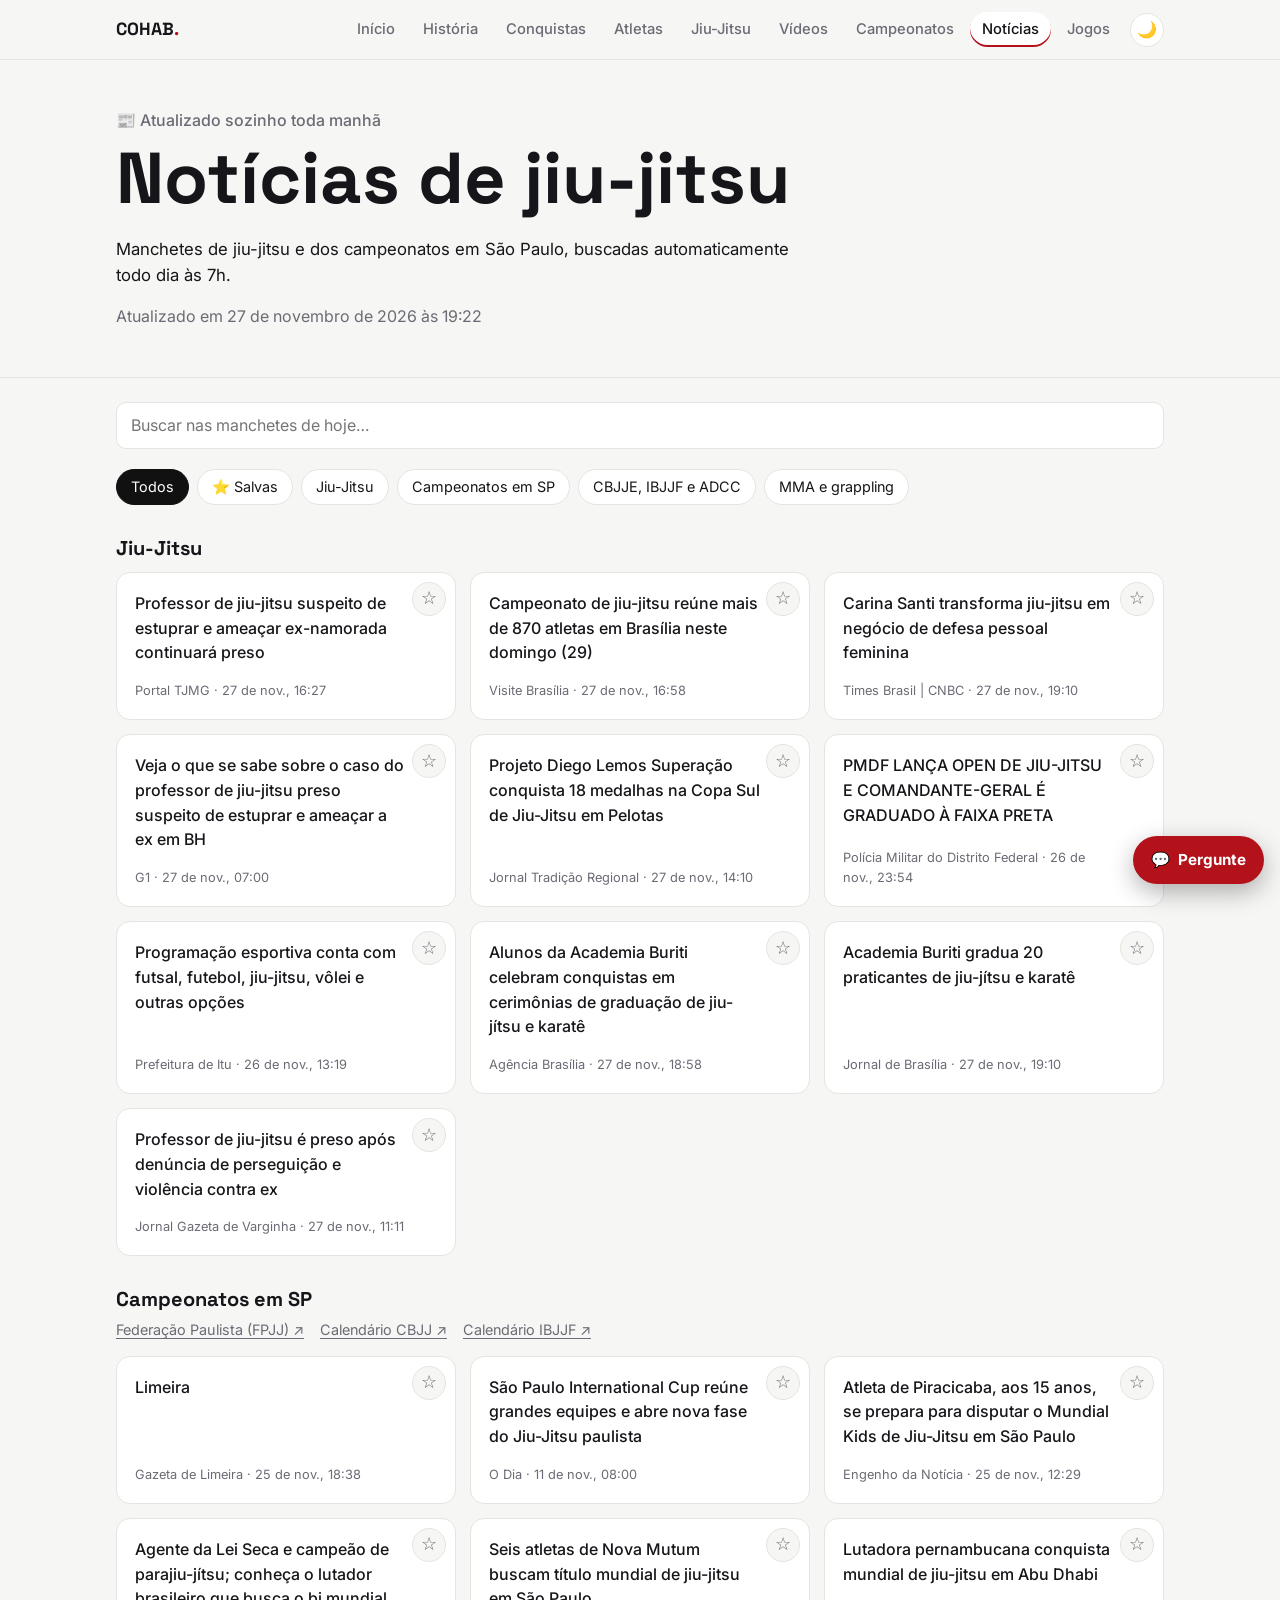
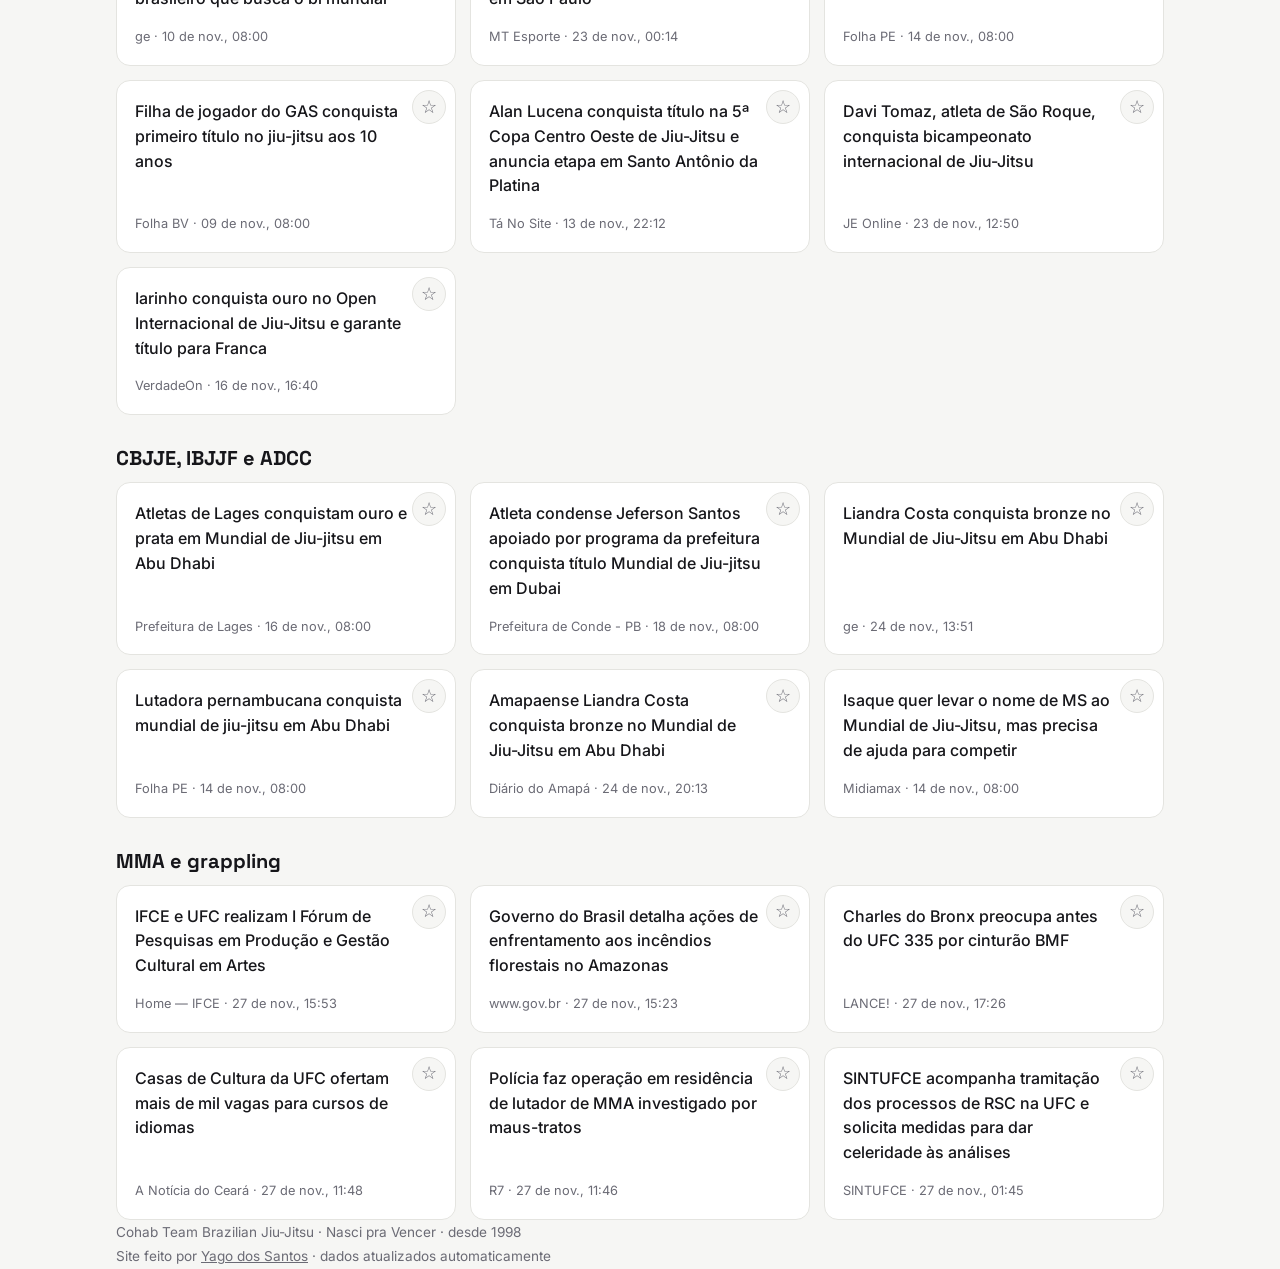
<file: noticias.html>
<!doctype html>
<html lang="pt-BR">
<head>
  <meta charset="utf-8">
  <meta name="viewport" content="width=device-width, initial-scale=1">
  <title>Notícias de jiu-jitsu · Cohab Team</title>
  <link rel="icon" href="assets/favicon.svg" type="image/svg+xml">
  <meta name="description" content="Notícias de jiu-jitsu e campeonatos em São Paulo, atualizadas todos os dias.">
  <link rel="preconnect" href="https://fonts.googleapis.com">
  <link rel="preconnect" href="https://fonts.gstatic.com" crossorigin>
  <link href="https://fonts.googleapis.com/css2?family=Inter:wght@400;500;700&family=Space+Grotesk:wght@500;700&display=swap" rel="stylesheet">
  <link rel="stylesheet" href="style.css?v=16">
  <script>try{var t=localStorage.getItem("tema");if(t)document.documentElement.dataset.theme=t}catch(e){}</script>
</head>
<body>
  <nav class="site-nav" aria-label="Navegação do site">
    <div class="container">
      <a class="site-logo" href="./">COHAB<span>.</span></a>
      <a href="./">Início</a>
      <a href="historia.html">História</a>
      <a href="conquistas.html">Conquistas</a>
      <a href="atletas.html">Atletas</a>
      <a href="jiujitsu.html">Jiu-Jitsu</a>
      <a href="videos.html">Vídeos</a>
      <a href="campeonatos.html">Campeonatos</a>
      <a href="noticias.html" aria-current="page">Notícias</a>
      <a href="jogos.html">Jogos</a>
    </div>
  </nav>

  <header class="hero news-hero">
    <div class="container">
      <p class="eyebrow">📰 Atualizado sozinho toda manhã</p>
      <h1>Notícias de jiu-jitsu</h1>
      <p class="bio">Manchetes de jiu-jitsu e dos campeonatos em São Paulo, buscadas automaticamente todo dia às 7h.</p>
      <p id="updated" class="muted">Carregando…</p>
    </div>
  </header>

  <main class="container">
    <input class="search news-search" id="news-search" type="search" placeholder="Buscar nas manchetes de hoje…" aria-label="Buscar nas manchetes">
    <nav id="filters" class="filters" aria-label="Filtrar por tema"></nav>
    <div id="news"></div>
  </main>

  <footer class="container muted site-foot">
    Cohab Team Brazilian Jiu-Jitsu · Nasci pra Vencer · desde 1998<br>
    Site feito por <a href="https://yagoxavier10.github.io/portfolio-noticias/">Yago dos Santos</a> · dados atualizados automaticamente
  </footer>

  <script src="app.js?v=3"></script>
  <script src="chat.js?v=8" defer></script>
  <script src="fx.js?v=3" defer></script>
</body>
</html>
</file>
<file: style.css>
:root {
  --bg: #f6f6f4;
  --surface: #ffffff;
  --text: #16161a;
  --muted: #6b6b75;
  --border: #e4e4e0;
  --accent: #111111;
  --accent-text: #ffffff;
  --radius: 14px;
}

@media (prefers-color-scheme: dark) {
  :root:not([data-theme="light"]) {
    --bg: #0f0f12;
    --surface: #18181d;
    --text: #ececf1;
    --muted: #9a9aa6;
    --border: #2a2a31;
    --accent: #ececf1;
    --accent-text: #0f0f12;
  }
}
:root[data-theme="dark"] {
  --bg: #0f0f12;
  --surface: #18181d;
  --text: #ececf1;
  --muted: #9a9aa6;
  --border: #2a2a31;
  --accent: #ececf1;
  --accent-text: #0f0f12;
}

* { box-sizing: border-box; }

body {
  margin: 0;
  background: var(--bg);
  color: var(--text);
  font-family: Inter, system-ui, sans-serif;
  line-height: 1.55;
}

h1, h2, h3 { font-family: "Space Grotesk", Inter, sans-serif; line-height: 1.15; }

a { color: inherit; }

.container { max-width: 1080px; margin: 0 auto; padding: 0 16px; }

.muted { color: var(--muted); }

/* Topo / apresentação */
.hero { padding: 72px 0 48px; border-bottom: 1px solid var(--border); }
.eyebrow { margin: 0; color: var(--muted); font-weight: 500; }
.hero h1 { font-size: clamp(2.5rem, 7vw, 4.5rem); margin: 4px 0 16px; }
.bio { max-width: 680px; font-size: 1.05rem; margin: 0 0 24px; }
.bio p { margin: 0 0 12px; }
.bio p:first-child { font-size: 1.2rem; }
.tags { display: flex; flex-wrap: wrap; gap: 8px; list-style: none; padding: 0; margin: 0; }
.tags a {
  display: inline-block;
  background: var(--surface);
  border: 1px solid var(--border);
  border-radius: 999px;
  padding: 6px 14px;
  font-size: .9rem;
  text-decoration: none;
  transition: border-color .15s ease, transform .15s ease;
}
.tags a:hover { border-color: var(--muted); transform: translateY(-1px); }

.social { display: flex; flex-wrap: wrap; gap: 10px; margin-top: 20px; }
.social a {
  display: inline-flex;
  align-items: center;
  gap: 8px;
  background: var(--accent);
  color: var(--accent-text);
  border-radius: 10px;
  padding: 10px 16px;
  font-weight: 500;
  font-size: .95rem;
  text-decoration: none;
  transition: opacity .15s ease, transform .15s ease;
}
.social a:hover { opacity: .85; transform: translateY(-1px); }
.social svg { width: 18px; height: 18px; fill: currentColor; }

/* Notícias */
.news-head {
  display: flex;
  flex-wrap: wrap;
  align-items: baseline;
  justify-content: space-between;
  gap: 8px;
  margin-top: 40px;
}
.news-head h2 { margin: 0; font-size: 1.8rem; }
.news-head p { margin: 0; font-size: .9rem; }

.filters { display: flex; flex-wrap: wrap; gap: 8px; margin: 20px 0 8px; }
.filters button {
  font: inherit;
  font-size: .9rem;
  cursor: pointer;
  background: var(--surface);
  color: var(--text);
  border: 1px solid var(--border);
  border-radius: 999px;
  padding: 6px 14px;
}
.filters button[aria-pressed="true"] {
  background: var(--accent);
  color: var(--accent-text);
  border-color: var(--accent);
}

.topic h3 { font-size: 1.25rem; margin: 32px 0 12px; }
.topic-links { display: flex; flex-wrap: wrap; gap: 8px 16px; margin: -4px 0 14px; font-size: .9rem; }
.topic-links a { color: var(--muted); text-decoration: underline; text-underline-offset: 3px; }
.topic-links a:hover { color: var(--text); }

.grid {
  display: grid;
  grid-template-columns: repeat(auto-fill, minmax(280px, 1fr));
  gap: 14px;
}

.card {
  display: flex;
  flex-direction: column;
  justify-content: space-between;
  gap: 16px;
  background: var(--surface);
  border: 1px solid var(--border);
  border-radius: var(--radius);
  padding: 18px;
  text-decoration: none;
  transition: transform .15s ease, border-color .15s ease;
}
.card:hover { transform: translateY(-2px); border-color: var(--muted); }
.card h4 { margin: 0; font-size: 1rem; font-weight: 500; }
.card .meta { font-size: .8rem; color: var(--muted); }

footer { padding: 48px 16px; font-size: .85rem; }

/* Página da Cohab Team */
.back { display: inline-block; margin-bottom: 24px; color: var(--muted); text-decoration: none; font-size: .9rem; }
.back:hover { color: var(--text); }
.tags span {
  display: inline-block;
  background: var(--surface);
  border: 1px solid var(--border);
  border-radius: 999px;
  padding: 6px 14px;
  font-size: .9rem;
}

.stats { display: flex; flex-wrap: wrap; gap: 12px; list-style: none; padding: 0; margin: 8px 0 0; }
.stats li {
  flex: 1 1 160px;
  background: var(--surface);
  border: 1px solid var(--border);
  border-radius: var(--radius);
  padding: 16px 18px;
}
.stats strong { display: block; font-family: "Space Grotesk", Inter, sans-serif; font-size: 1.8rem; }
.stats span { color: var(--muted); font-size: .9rem; }

.block { margin-top: 48px; max-width: 760px; }
.block h2 { font-size: 1.6rem; margin: 0 0 12px; }

.timeline { list-style: none; padding: 0; margin: 0; border-left: 2px solid var(--border); }
.timeline li { display: grid; grid-template-columns: 64px 1fr; gap: 12px; padding: 0 0 24px 20px; position: relative; }
.timeline li::before {
  content: "";
  position: absolute;
  left: -7px;
  top: 6px;
  width: 12px;
  height: 12px;
  border-radius: 50%;
  background: var(--accent);
}
.timeline time { font-family: "Space Grotesk", Inter, sans-serif; font-weight: 700; }
.timeline h3 { margin: 0 0 4px; font-size: 1.05rem; }
.timeline p { margin: 0; }

.button {
  display: inline-block;
  background: var(--accent);
  color: var(--accent-text);
  border-radius: 10px;
  padding: 10px 16px;
  font-weight: 500;
  text-decoration: none;
}
.sources ul { padding-left: 18px; color: var(--muted); }
.sources a { color: var(--muted); }

.subhead { font-size: 1.1rem; margin: 24px 0 8px; }
.checklist { padding-left: 0; list-style: none; margin: 0; }
.checklist li { position: relative; padding: 0 0 10px 26px; }
.checklist li::before { content: "🥇"; position: absolute; left: 0; top: 0; font-size: .9rem; }

.videos { display: grid; gap: 20px; }
.video { margin: 0; }
.video-frame {
  position: relative;
  aspect-ratio: 16 / 9;
  border-radius: var(--radius);
  overflow: hidden;
  background: var(--surface);
  border: 1px solid var(--border);
}
.video-frame iframe { position: absolute; inset: 0; width: 100%; height: 100%; border: 0; }
.video figcaption { display: flex; flex-direction: column; margin-top: 8px; }
.video figcaption span { color: var(--muted); font-size: .85rem; }

/* Destaque da Cohab Team na página inicial */
.feature {
  position: relative;
  display: block;
  margin-top: 32px;
  overflow: hidden;
  border-radius: 20px;
  background:
    radial-gradient(120% 140% at 100% 0%, #3a0d0d 0%, transparent 55%),
    linear-gradient(135deg, #141414 0%, #050505 100%);
  color: #f5f5f5;
  text-decoration: none;
  border: 1px solid #2a2a2a;
  transition: transform .2s ease, box-shadow .2s ease;
}
.feature:hover { transform: translateY(-3px); box-shadow: 0 18px 40px rgba(0, 0, 0, .35); }
.feature-body { padding: 32px 28px 28px; }
.feature-eyebrow { margin: 0 0 6px; color: #e2a3a3; font-weight: 500; font-size: .95rem; }
.feature-title {
  margin: 0 0 12px;
  font-family: "Space Grotesk", Inter, sans-serif;
  font-size: clamp(2.4rem, 8vw, 4rem);
  letter-spacing: -.02em;
  line-height: 1;
}
.feature-text { max-width: 620px; margin: 0 0 22px; color: #cfcfcf; font-size: 1.05rem; }
.feature-stats { display: flex; flex-wrap: wrap; gap: 10px 28px; list-style: none; padding: 0; margin: 0 0 24px; }
.feature-stats strong { display: block; font-family: "Space Grotesk", Inter, sans-serif; font-size: 1.8rem; color: #fff; }
.feature-stats span { color: #a8a8a8; font-size: .85rem; }
.feature-cta {
  display: inline-block;
  background: #f5f5f5;
  color: #0a0a0a;
  border-radius: 10px;
  padding: 10px 16px;
  font-weight: 700;
}
.feature:hover .feature-cta { background: #ffffff; }

/* Faixa preta com a ponta vermelha */
.belt { height: 14px; background: #000; border-top: 1px solid #2a2a2a; position: relative; }
.belt span {
  position: absolute;
  right: 12%;
  top: 0;
  bottom: 0;
  width: 18%;
  background: #b3121b;
}

/* Linhagem do jiu-jitsu */
.lineage { list-style: none; padding: 0; margin: 16px 0; display: flex; flex-direction: column; align-items: flex-start; }
.lineage li {
  background: var(--surface);
  border: 1px solid var(--border);
  border-radius: 10px;
  padding: 8px 14px;
  font-weight: 500;
}
.lineage li + li { margin-top: 26px; position: relative; }
.lineage li + li::before {
  content: "↓";
  position: absolute;
  left: 18px;
  top: -24px;
  color: #b3121b;
  font-weight: 700;
}
.lineage .lineage-dan { background: #0a0a0a; color: #fff; border-color: #b3121b; font-weight: 700; }

/* Página Minha história */
.chapter-tag { margin: 0 0 4px; color: var(--muted); font-weight: 500; font-size: .9rem; }
.family { grid-template-columns: repeat(auto-fill, minmax(160px, 1fr)); margin-top: 14px; }
.family .card { gap: 4px; }
.goals li::before { content: "🎯"; }

.story-link {
  display: inline-flex;
  align-items: center;
  gap: 8px;
  margin: 0 0 20px;
  font-weight: 700;
  color: var(--text);
  text-decoration: none;
  border-bottom: 2px solid #b3121b;
  padding-bottom: 2px;
}
.story-link:hover { color: #b3121b; }

/* Abas da Cohab Team */
.page-tabs { display: flex; gap: 4px; margin: 4px 0 24px; border-bottom: 1px solid var(--border); }
.page-tabs a {
  padding: 10px 16px;
  color: var(--muted);
  text-decoration: none;
  font-weight: 700;
  border-bottom: 3px solid transparent;
  margin-bottom: -1px;
}
.page-tabs a:hover { color: var(--text); }
.page-tabs a[aria-current="page"] { color: var(--text); border-bottom-color: #b3121b; }

/* Página de conquistas */
.block.wide { max-width: none; }
.chips { display: flex; flex-wrap: wrap; gap: 8px; margin: 14px 0; }
.chips button {
  font: inherit;
  font-size: .9rem;
  cursor: pointer;
  background: var(--surface);
  color: var(--text);
  border: 1px solid var(--border);
  border-radius: 999px;
  padding: 6px 14px;
}
.chips button[aria-pressed="true"] { background: var(--accent); color: var(--accent-text); border-color: var(--accent); }

.m { display: inline-block; min-width: 28px; text-align: center; border-radius: 6px; padding: 1px 6px; font-weight: 700; font-size: .82rem; }
.m.g { background: #d4a51433; color: #b8890a; }
.m.s { background: #9a9aa633; color: var(--muted); }
.m.b { background: #c27a3a33; color: #b0652a; }
.medal-row { display: inline-flex; gap: 4px; flex-shrink: 0; }

.season-chart { display: flex; align-items: flex-end; gap: 10px; height: 260px; margin-top: 8px; }
.season-col {
  flex: 1;
  height: 100%;
  display: flex;
  flex-direction: column;
  align-items: center;
  justify-content: flex-end;
  gap: 4px;
  background: none;
  border: 0;
  padding: 0;
  cursor: pointer;
  color: var(--text);
  font: inherit;
}
.season-col b { font-family: "Space Grotesk", Inter, sans-serif; font-size: 1rem; }
.season-bar {
  width: 100%;
  max-width: 64px;
  display: flex;
  flex-direction: column-reverse;
  border-radius: 8px 8px 0 0;
  overflow: hidden;
  transition: height .4s ease, opacity .2s ease;
  opacity: .55;
}
.season-col[aria-pressed="true"] .season-bar, .season-col:hover .season-bar { opacity: 1; }
.seg { display: block; min-height: 2px; }
.seg.gold { background: #d4a514; }
.seg.silver { background: #a7a7b0; }
.seg.bronze { background: #c27a3a; }
.season-year { font-weight: 700; font-size: .9rem; }
.season-rank { color: var(--muted); font-size: .78rem; }
.season-detail {
  display: flex;
  flex-wrap: wrap;
  align-items: center;
  gap: 8px 16px;
  margin-top: 16px;
  padding: 14px 18px;
  background: var(--surface);
  border: 1px solid var(--border);
  border-radius: var(--radius);
}
.season-detail span:not(.m):not(.medal-row) { color: var(--muted); }
.season-detail a { margin-left: auto; color: var(--text); font-weight: 500; }

.result-list { display: flex; flex-direction: column; gap: 8px; }
.result {
  display: flex;
  align-items: center;
  gap: 14px;
  padding: 12px 16px;
  background: var(--surface);
  border: 1px solid var(--border);
  border-radius: 12px;
  text-decoration: none;
  transition: border-color .15s ease;
}
.result:hover { border-color: var(--muted); }
.result-pos { font-family: "Space Grotesk", Inter, sans-serif; font-weight: 700; font-size: 1.2rem; min-width: 36px; }
.result-pos.medal { font-size: 1.4rem; }
.result-main { flex: 1; min-width: 0; display: flex; flex-direction: column; }
.result-main strong { font-weight: 500; }
.result-main span { color: var(--muted); font-size: .85rem; }
.tier { color: var(--muted); font-size: .8rem; border: 1px solid var(--border); border-radius: 999px; padding: 2px 10px; flex-shrink: 0; }
.p1 { color: #b8890a; } .p2 { color: var(--muted); } .p3 { color: #b0652a; } .p4 { color: var(--text); }

.rank-grid { grid-template-columns: repeat(auto-fill, minmax(220px, 1fr)); }
.rank-card { gap: 8px; }
.rank-pos { font-family: "Space Grotesk", Inter, sans-serif; font-size: 2rem; font-weight: 700; line-height: 1; }

.search {
  width: 100%;
  font: inherit;
  padding: 10px 14px;
  border-radius: 10px;
  border: 1px solid var(--border);
  background: var(--surface);
  color: var(--text);
}
.explorer-summary { margin: 14px 0 10px; font-weight: 500; }
.more {
  margin-top: 12px;
  font: inherit;
  cursor: pointer;
  background: none;
  color: var(--text);
  border: 1px solid var(--border);
  border-radius: 10px;
  padding: 8px 16px;
}

@media (max-width: 600px) {
  .result { flex-wrap: wrap; row-gap: 6px; }
  .result-main { flex: 1 1 calc(100% - 60px); }
  .result .medal-row, .result .tier { margin-left: 50px; }
  .season-chart { gap: 4px; }
  .season-col b { font-size: .85rem; }
}

/* Busca de atletas */
.visually-hidden { position: absolute; width: 1px; height: 1px; overflow: hidden; clip: rect(0 0 0 0); white-space: nowrap; }
.source-switch {
  display: inline-flex;
  padding: 4px;
  gap: 4px;
  background: var(--surface);
  border: 1px solid var(--border);
  border-radius: 12px;
  margin-bottom: 14px;
}
.source-switch button {
  font: inherit;
  font-weight: 700;
  font-size: .9rem;
  cursor: pointer;
  border: 0;
  border-radius: 9px;
  padding: 8px 14px;
  background: none;
  color: var(--muted);
}
.source-switch button[aria-selected="true"] { background: var(--accent); color: var(--accent-text); }
.big-search input {
  width: 100%;
  font: inherit;
  font-size: 1.15rem;
  padding: 14px 18px;
  border-radius: 14px;
  border: 2px solid var(--border);
  background: var(--surface);
  color: var(--text);
}
.big-search input:focus { outline: none; border-color: #b3121b; }
.search-hint { margin: 10px 0 0; font-size: .9rem; }

.athletes { display: flex; flex-direction: column; gap: 8px; }
.athlete { background: var(--surface); border: 1px solid var(--border); border-radius: 12px; overflow: hidden; }
.athlete-head {
  width: 100%;
  display: flex;
  align-items: center;
  gap: 14px;
  padding: 12px 16px;
  background: none;
  border: 0;
  color: var(--text);
  font: inherit;
  text-align: left;
  cursor: pointer;
}
.athlete-rank { font-family: "Space Grotesk", Inter, sans-serif; font-weight: 700; color: var(--muted); min-width: 34px; }
.chev { color: var(--muted); transition: transform .2s ease; }
.athlete-head[aria-expanded="true"] .chev { transform: rotate(180deg); }
.athlete-body { border-top: 1px solid var(--border); padding: 6px 8px 10px; }
.athlete-medal {
  display: flex;
  align-items: center;
  gap: 12px;
  padding: 8px;
  border-radius: 8px;
  text-decoration: none;
}
.athlete-medal:hover { background: var(--bg); }

/* Panorama e painéis das conquistas */
.src-chip { display: inline-flex; align-items: center; gap: 8px; }
.src-chip[aria-pressed="false"] { opacity: .45; text-decoration: line-through; }
.src-chip[aria-pressed="true"] { background: var(--surface) !important; color: var(--text) !important; border-color: var(--c) !important; }
.dot { display: inline-block; width: 10px; height: 10px; border-radius: 50%; background: var(--c); flex-shrink: 0; }
.ov-chart { display: flex; align-items: flex-end; gap: 10px; height: 280px; margin-top: 8px; }
.ov-chart .season-bar { opacity: .75; }
.ov-item { display: inline-flex; align-items: center; gap: 8px; color: var(--muted); }

.fed-grid { display: grid; grid-template-columns: repeat(auto-fill, minmax(180px, 1fr)); gap: 12px; }
.fed-card {
  display: flex;
  flex-direction: column;
  align-items: flex-start;
  gap: 4px;
  text-align: left;
  font: inherit;
  color: var(--text);
  cursor: pointer;
  background: var(--surface);
  border: 1px solid var(--border);
  border-top: 4px solid var(--c);
  border-radius: var(--radius);
  padding: 16px;
  transition: transform .15s ease, border-color .15s ease;
}
.fed-card:hover { transform: translateY(-2px); }
.fed-card strong { font-family: "Space Grotesk", Inter, sans-serif; font-size: 2rem; line-height: 1.1; }
.fed-name { font-weight: 700; }
.fed-sub { color: var(--muted); font-size: .85rem; margin-bottom: 6px; }

.leaderboard { list-style: none; padding: 0; margin: 0; display: flex; flex-direction: column; gap: 6px; }
.leader {
  display: flex;
  align-items: center;
  gap: 14px;
  padding: 10px 16px;
  background: var(--surface);
  border: 1px solid var(--border);
  border-radius: 12px;
  text-decoration: none;
}
.leader:hover { border-color: var(--muted); }
.leader-bar { display: block; height: 6px; margin-top: 6px; background: var(--border); border-radius: 99px; overflow: hidden; }
.leader-bar i { display: block; height: 100%; background: #d4a514; border-radius: 99px; }

.panel-tabs {
  position: sticky;
  top: 0;
  z-index: 5;
  display: flex;
  gap: 6px;
  overflow-x: auto;
  margin: 48px 0 0;
  padding: 10px 0;
  background: var(--bg);
  border-bottom: 1px solid var(--border);
  scrollbar-width: none;
}
.panel-tabs button {
  flex-shrink: 0;
  font: inherit;
  font-weight: 700;
  font-size: .9rem;
  cursor: pointer;
  border: 1px solid var(--border);
  border-radius: 999px;
  padding: 8px 16px;
  background: var(--surface);
  color: var(--muted);
}
.panel-tabs button[aria-selected="true"] { background: var(--accent); color: var(--accent-text); border-color: var(--accent); }
.panel { scroll-margin-top: 70px; }
.panel-tabs + .panel, .panel-tabs ~ .panel { margin-top: 24px; }
@media (max-width: 600px) { .ov-chart { gap: 4px; height: 220px; } .ov-chart .season-col b { font-size: .75rem; } }
.result-main .note-line { color: #b8890a; font-size: .8rem; margin-top: 2px; }

/* Assistente de perguntas */
.chatbot { position: fixed; right: 16px; bottom: 16px; z-index: 50; font-size: .95rem; }
.chat-toggle {
  display: inline-flex; align-items: center; gap: 8px;
  font: inherit; font-weight: 700; cursor: pointer;
  background: #b3121b; color: #fff; border: 0; border-radius: 999px;
  padding: 12px 18px; box-shadow: 0 8px 24px rgba(0, 0, 0, .3);
}
.chat-toggle[aria-expanded="true"] { display: none; }
.chat-panel {
  width: min(380px, calc(100vw - 32px));
  height: min(560px, calc(100vh - 32px));
  display: flex; flex-direction: column;
  background: var(--surface); color: var(--text);
  border: 1px solid var(--border); border-radius: 18px;
  box-shadow: 0 16px 48px rgba(0, 0, 0, .35); overflow: hidden;
}
.chat-panel[hidden] { display: none; }
.chat-head { display: flex; justify-content: space-between; align-items: center; padding: 12px 16px; background: #0a0a0a; color: #fff; border-bottom: 3px solid #b3121b; }
.chat-close { font: inherit; font-size: 1.4rem; line-height: 1; background: none; border: 0; color: #fff; cursor: pointer; }
.chat-log { flex: 1; overflow-y: auto; padding: 14px; display: flex; flex-direction: column; gap: 8px; }
.chat-msg { max-width: 88%; padding: 9px 12px; border-radius: 14px; line-height: 1.45; }
.chat-msg.bot { background: var(--bg); border: 1px solid var(--border); align-self: flex-start; border-bottom-left-radius: 4px; }
.chat-msg.user { background: var(--accent); color: var(--accent-text); align-self: flex-end; border-bottom-right-radius: 4px; }
.chat-msg a { color: #b3121b; font-weight: 500; }
.chat-suggest { display: flex; gap: 6px; overflow-x: auto; padding: 0 12px 8px; scrollbar-width: none; }
.chat-suggest button {
  flex-shrink: 0; font: inherit; font-size: .8rem; cursor: pointer;
  background: var(--bg); color: var(--text); border: 1px solid var(--border); border-radius: 999px; padding: 5px 10px;
}
.chat-form { display: flex; gap: 6px; padding: 10px; border-top: 1px solid var(--border); }
.chat-form input { flex: 1; min-width: 0; font: inherit; padding: 9px 12px; border-radius: 10px; border: 1px solid var(--border); background: var(--bg); color: var(--text); }
.chat-form button { font: inherit; font-weight: 700; cursor: pointer; background: #b3121b; color: #fff; border: 0; border-radius: 10px; padding: 0 14px; }

/* Menu do site */
.site-nav {
  position: sticky;
  top: 0;
  z-index: 40;
  background: color-mix(in srgb, var(--bg) 88%, transparent);
  backdrop-filter: blur(10px);
  border-bottom: 1px solid var(--border);
}
.site-nav .container { display: flex; align-items: center; gap: 4px; overflow-x: auto; scrollbar-width: none; padding-top: 10px; padding-bottom: 10px; }
.site-nav a {
  flex-shrink: 0;
  padding: 6px 12px;
  border-radius: 999px;
  color: var(--muted);
  font-weight: 500;
  font-size: .92rem;
  text-decoration: none;
  transition: color .15s ease, background .15s ease;
}
.site-nav a:hover { color: var(--text); background: var(--surface); }
.site-nav a[aria-current="page"] { color: var(--text); background: var(--surface); box-shadow: inset 0 -2px 0 #b3121b; }
.site-nav .site-logo { font-family: "Space Grotesk", Inter, sans-serif; font-weight: 700; font-size: 1.1rem; color: var(--text); margin-right: auto; padding-left: 0; }
.site-nav .site-logo span { color: #b3121b; }
.site-nav .site-logo:hover { background: none; }
.hero { padding-top: 48px; }
.panel-tabs { top: 57px; }

/* Página de notícias e prévia na inicial */
.news-hero { padding-bottom: 32px; }
.news-hero .bio { margin-bottom: 8px; }
.teaser-grid { margin-top: 16px; }
.news-tag { display: inline-block; align-self: flex-start; font-size: .75rem; font-weight: 700; color: #b3121b; text-transform: uppercase; letter-spacing: .04em; }
.news-more { margin-top: 18px; }
@media (max-width: 600px) {
  .site-nav .container { gap: 0; justify-content: space-between; }
  .site-nav a { padding: 6px 7px; font-size: .82rem; }
  .site-nav .site-logo { display: none; }
  .theme-toggle { width: 30px; height: 30px; font-size: .9rem; }
}


/* Interações do site (fx.js) */
.reveal { opacity: 0; transform: translateY(14px); transition: opacity .45s ease, transform .45s ease; }
.reveal.is-in { opacity: 1; transform: none; }
@media (prefers-reduced-motion: reduce) {
  .reveal { opacity: 1; transform: none; transition: none; }
  * { scroll-behavior: auto !important; }
}

.read-progress { position: fixed; top: 0; left: 0; height: 3px; width: 100%; z-index: 60; background: #b3121b; transform-origin: 0 50%; transform: scaleX(0); pointer-events: none; }

.theme-toggle {
  flex-shrink: 0; font: inherit; cursor: pointer; margin-left: 4px;
  width: 34px; height: 34px; border-radius: 50%;
  background: var(--surface); color: var(--text); border: 1px solid var(--border);
  display: inline-grid; place-items: center; font-size: 1rem;
}
.theme-toggle:hover { border-color: var(--muted); }

.toast {
  position: fixed; left: 50%; bottom: 84px; z-index: 70;
  transform: translate(-50%, 20px); opacity: 0;
  background: #0a0a0a; color: #fff; border: 2px solid #b3121b;
  padding: 12px 20px; border-radius: 999px; font-weight: 700;
  transition: opacity .25s ease, transform .25s ease; pointer-events: none;
}
.toast.show { opacity: 1; transform: translate(-50%, 0); }

.share-btn {
  flex-shrink: 0; font: inherit; font-size: .8rem; cursor: pointer;
  background: none; color: var(--muted); border: 1px solid var(--border);
  border-radius: 999px; padding: 4px 10px;
}
.share-btn:hover { color: var(--text); border-color: var(--muted); }

/* Faixa da jornada (Minha história) */
.journey { position: sticky; top: 55px; z-index: 30; background: color-mix(in srgb, var(--bg) 88%, transparent); backdrop-filter: blur(10px); border-bottom: 1px solid var(--border); }
.journey-inner { display: flex; align-items: center; gap: 14px; padding-top: 8px; padding-bottom: 8px; }
.journey-belt { position: relative; flex: 1; height: 14px; border-radius: 3px; overflow: hidden; background: #f2f2f2; border: 1px solid #cfcfcf; }
.belt-fill { position: absolute; inset: 0; background: #1f4fbf; transform-origin: 0 50%; transform: scaleX(0); transition: transform .12s linear; }
.belt-tip { position: absolute; top: 0; bottom: 0; right: 10%; width: 14%; background: #111; }
.journey-label { flex-shrink: 0; min-width: 150px; text-align: right; font-size: .85rem; font-weight: 700; color: var(--muted); transition: color .3s ease; }
.journey-label.is-blue { color: #3b6ee8; }
@media (max-width: 600px) { .journey-label { min-width: 0; font-size: .75rem; } .journey { top: 49px; } }
@media (prefers-reduced-motion: reduce) { .belt-fill { transition: none; } }

/* Quiz da Cohab */
.quiz { max-width: 640px; margin: 32px auto 0; background: var(--surface); border: 1px solid var(--border); border-radius: 18px; padding: 24px; }
.quiz-start h2 { margin: 0 0 8px; font-size: 1.6rem; }
.quiz-go { margin-top: 12px; font: inherit; font-weight: 700; border: 0; cursor: pointer; }
.quiz-head { display: flex; justify-content: space-between; font-size: .9rem; }
.quiz-score { font-weight: 700; color: #1a9a5c; }
.quiz-bar { height: 6px; background: var(--border); border-radius: 99px; margin: 10px 0 18px; overflow: hidden; }
.quiz-bar i { display: block; height: 100%; background: #b3121b; transition: width .3s ease; }
.quiz-q { font-size: 1.3rem; margin: 0 0 14px; }
.quiz-options { display: grid; gap: 8px; }
.quiz-option {
  font: inherit; text-align: left; cursor: pointer; padding: 12px 14px; border-radius: 12px;
  background: var(--bg); color: var(--text); border: 1px solid var(--border);
  transition: border-color .15s ease, background .15s ease;
}
.quiz-option:hover:not(:disabled) { border-color: var(--muted); }
.quiz-option:disabled { cursor: default; }
.quiz-option.right { border-color: #1a9a5c; background: #1a9a5c22; font-weight: 700; }
.quiz-option.wrong { border-color: #b3121b; background: #b3121b22; }
.quiz-why { min-height: 1.5em; margin: 14px 0 0; color: var(--muted); }
.quiz-next { margin-top: 12px; font: inherit; font-weight: 700; border: 0; cursor: pointer; }
.quiz-result { text-align: center; }
.quiz-result h2 { font-size: 2rem; margin: 4px 0 14px; }
.quiz-belt { position: relative; height: 26px; max-width: 360px; margin: 0 auto 16px; border-radius: 4px; border: 1px solid var(--muted); }
.quiz-belt span { position: absolute; top: 0; bottom: 0; right: 12%; width: 18%; background: #111; }
.quiz-belt[style*="#111111"] span { background: #b3121b; }
.quiz-actions { display: flex; flex-wrap: wrap; justify-content: center; gap: 8px; margin-top: 16px; }
.quiz-actions .button { font: inherit; font-weight: 700; border: 0; cursor: pointer; }
.quiz-actions a.share-btn { text-decoration: none; display: inline-flex; align-items: center; }

/* Notícias: busca e salvar */
.news-search { margin-top: 24px; }
.news-card { position: relative; display: flex; }
.news-card .card { flex: 1; padding-right: 48px; }
.save-btn {
  position: absolute; top: 10px; right: 10px; width: 34px; height: 34px;
  display: grid; place-items: center; font-size: 1.1rem; cursor: pointer;
  background: var(--bg); color: var(--muted); border: 1px solid var(--border); border-radius: 50%;
}
.save-btn[aria-pressed="true"] { color: #d4a514; border-color: #d4a514; }
.save-btn:hover { color: #d4a514; }
@media (max-width: 600px) { .result .share-btn { margin-left: 50px; } }

/* ===== Site da Cohab Team ===== */
.home-hero {
  position: relative;
  color: #f5f5f5;
  background:
    radial-gradient(120% 140% at 100% 0%, #4a0d10 0%, transparent 55%),
    linear-gradient(135deg, #151515 0%, #050505 100%);
  padding: 64px 0 0;
}
.home-hero h1 { font-family: "Space Grotesk", Inter, sans-serif; font-size: clamp(3rem, 12vw, 6.5rem); line-height: .95; margin: 6px 0 16px; letter-spacing: -.03em; }
.home-tagline { max-width: 640px; font-size: 1.15rem; color: #d6d6d6; margin: 0 0 24px; }
.home-actions { display: flex; flex-wrap: wrap; gap: 12px; align-items: center; margin-bottom: 36px; }
.home-actions .feature-cta { text-decoration: none; }
.ghost-cta { color: #f5f5f5; font-weight: 700; text-decoration: none; border-bottom: 2px solid #b3121b; padding-bottom: 2px; }
.home-stats { margin-bottom: 40px; }
.home-hero .belt { margin: 0; }
.home-split { display: grid; grid-template-columns: repeat(auto-fit, minmax(300px, 1fr)); gap: 32px; align-items: start; }
.home-split .story-link { margin-top: 14px; }
.next-event { gap: 8px; }
.next-event .feature-cta, .quiz-cta .feature-cta { align-self: flex-start; margin-top: 6px; background: #b3121b; color: #fff; }
.quiz-cta { gap: 8px; border-top: 4px solid #b3121b; }
.site-foot { line-height: 1.8; }
.site-foot a { color: inherit; }
.calendars { margin-top: 12px; }

/* Campeonatos */
.events { display: flex; flex-direction: column; gap: 10px; margin-top: 8px; }
.event {
  display: flex; align-items: center; gap: 16px; padding: 14px 16px;
  background: var(--surface); border: 1px solid var(--border); border-radius: 14px; text-decoration: none;
}
.event:hover { border-color: var(--muted); }
.event-date { flex-shrink: 0; width: 58px; text-align: center; border-radius: 10px; background: #0a0a0a; color: #fff; padding: 6px 0; border-bottom: 3px solid #b3121b; }
.event-date strong { display: block; font-family: "Space Grotesk", Inter, sans-serif; font-size: 1.5rem; line-height: 1.1; }
.event-date span { font-size: .75rem; text-transform: uppercase; }
.event-main { flex: 1; min-width: 0; display: flex; flex-direction: column; }
.event-main span { color: var(--muted); font-size: .88rem; }
.event-tags { display: flex; flex-wrap: wrap; gap: 6px; justify-content: flex-end; max-width: 240px; }
.tier.is-open { color: #1a9a5c; border-color: #1a9a5c; }
@media (max-width: 600px) {
  .event { flex-wrap: wrap; }
  .event-tags { justify-content: flex-start; max-width: none; margin-left: 74px; }
  .site-nav .container { justify-content: flex-start; }
  .site-nav .site-logo { display: none; }
}
@media (max-width: 960px) {
  .site-nav a { padding: 6px 8px; font-size: .85rem; }
  .site-nav .container { gap: 0; }
}
@media (max-width: 760px) {
  .site-nav .container {
    -webkit-mask-image: linear-gradient(90deg, #000 85%, transparent);
    mask-image: linear-gradient(90deg, #000 85%, transparent);
    padding-right: 40px;
  }
}

/* Página Jiu-Jitsu */
.jj-jump a {
  font-size: .9rem;
  text-decoration: none;
  color: var(--text);
  background: var(--surface);
  border: 1px solid var(--border);
  border-radius: 999px;
  padding: 6px 14px;
}
.jj-jump a:hover { border-color: var(--muted); }
.belts { display: flex; flex-wrap: wrap; gap: 8px; margin-top: 12px; }
.belt-btn {
  position: relative;
  flex: 1 1 110px;
  font: inherit;
  font-weight: 700;
  cursor: pointer;
  border: 1px solid var(--muted);
  border-radius: 6px;
  padding: 12px 40px 12px 12px;
  text-align: left;
  opacity: .7;
  transition: opacity .15s ease, transform .15s ease;
}
.belt-btn:hover, .belt-btn[aria-selected="true"] { opacity: 1; transform: translateY(-2px); }
.belt-btn[aria-selected="true"] { outline: 2px solid var(--text); outline-offset: 2px; }
.belt-tip-mini { position: absolute; top: 0; bottom: 0; right: 10px; width: 22px; background: #111; }
.belt-btn[style*="#111111"] .belt-tip-mini { background: #b3121b; }
.belt-info { flex-direction: column; align-items: flex-start; gap: 4px; }
.points { grid-template-columns: repeat(auto-fill, minmax(180px, 1fr)); margin: 12px 0; }
.points .card { gap: 6px; }
.pts { font-family: "Space Grotesk", Inter, sans-serif; font-size: 2.2rem; line-height: 1; color: #b3121b; }
.glossary { display: grid; grid-template-columns: repeat(auto-fill, minmax(260px, 1fr)); gap: 10px; margin: 14px 0 0; }
.glossary div { background: var(--surface); border: 1px solid var(--border); border-radius: 12px; padding: 12px 14px; }
.glossary dt { font-weight: 700; }
.glossary dd { margin: 4px 0 0; color: var(--muted); font-size: .9rem; }

/* Página de vídeos */
.video-grid { display: grid; grid-template-columns: repeat(auto-fill, minmax(260px, 1fr)); gap: 18px; }
.video-card { margin: 0; display: flex; flex-direction: column; }
.video-thumb {
  position: relative;
  display: block;
  aspect-ratio: 16 / 9;
  padding: 0;
  border: 1px solid var(--border);
  border-radius: var(--radius);
  overflow: hidden;
  cursor: pointer;
  background: #000;
}
.video-thumb img { width: 100%; height: 100%; object-fit: cover; display: block; transition: transform .3s ease; }
.video-thumb:hover img { transform: scale(1.04); }
.video-thumb .play {
  position: absolute;
  inset: 0;
  margin: auto;
  width: 56px;
  height: 40px;
  border-radius: 12px;
  background: #b3121be6;
  color: #fff;
  display: grid;
  place-items: center;
  font-size: 1.1rem;
}
.video-card figcaption { display: flex; flex-direction: column; gap: 4px; margin-top: 8px; align-items: flex-start; }
.video-card figcaption strong { font-weight: 500; line-height: 1.3; }
.video-card figcaption span:not(.tier) { color: var(--muted); font-size: .85rem; }

/* Quiz em níveis */
.quiz-levels { display: grid; gap: 8px; margin-top: 16px; }
.quiz-level {
  display: grid;
  grid-template-columns: 56px 1fr auto auto;
  align-items: center;
  gap: 12px;
  font: inherit;
  text-align: left;
  cursor: pointer;
  color: var(--text);
  background: var(--bg);
  border: 1px solid var(--border);
  border-radius: 12px;
  padding: 12px 14px;
  transition: border-color .15s ease, transform .15s ease;
}
.quiz-level:hover { border-color: var(--muted); transform: translateX(3px); }
.quiz-level-belt { position: relative; height: 14px; border-radius: 3px; border: 1px solid var(--border); }
.quiz-level-belt::after { content: ""; position: absolute; top: 0; bottom: 0; right: 8px; width: 10px; background: #111; }
.quiz-level-belt[data-belt="preta"]::after { background: #b3121b; }
.quiz-level-best { font-size: .85rem; font-weight: 700; }
.quiz-tag { font-size: .78rem; font-weight: 700; border-radius: 999px; padding: 2px 10px; border: 1px solid #0002; }
.quiz-head { align-items: center; gap: 8px; }
.quiz-photo { margin: 0 0 14px; }
.quiz-photo img {
  display: block;
  width: 100%;
  max-height: 320px;
  object-fit: contain;
  background: var(--bg);
  border-radius: 12px;
  border: 1px solid var(--border);
}
.quiz-photo figcaption { font-size: .75rem; margin-top: 4px; }
.quiz-photo figcaption a { color: var(--muted); }
@media (max-width: 480px) {
  .quiz-level { grid-template-columns: 40px 1fr auto; }
  .quiz-level .muted { display: none; }
  .quiz-photo img { max-height: 210px; }
}

/* Aba Jogos */
.games { display: grid; grid-template-columns: repeat(auto-fill, minmax(280px, 1fr)); gap: 16px; margin-top: 32px; }
.game-card {
  position: relative;
  display: flex;
  flex-direction: column;
  gap: 8px;
  padding: 24px;
  border-radius: 18px;
  background: var(--surface);
  border: 1px solid var(--border);
  border-top: 4px solid #b3121b;
  text-decoration: none;
  color: var(--text);
  transition: transform .2s ease, border-color .2s ease;
}
.game-card:hover { transform: translateY(-3px); border-color: var(--muted); border-top-color: #b3121b; }
.game-card h2 { margin: 0; font-size: 1.4rem; }
.game-card p { margin: 0; }
.game-card .feature-cta { align-self: flex-start; margin-top: auto; }
.game-art { font-size: 2.4rem; line-height: 1; }
.game-new { position: absolute; top: 18px; right: 18px; background: #b3121b; color: #fff; font-size: .75rem; font-weight: 700; border-radius: 999px; padding: 3px 10px; }
.game-best { font-size: .9rem; font-weight: 700; min-height: 1.2em; }

/* Jogo das posições */
.pg { max-width: 680px; margin: 32px auto 0; scroll-margin-top: 64px; background: var(--surface); border: 1px solid var(--border); border-radius: 18px; padding: 20px; position: relative; }
.pg-kicker { margin: 0; font-size: .8rem; font-weight: 700; letter-spacing: .06em; text-transform: uppercase; color: #b3121b; }
.pg-menu h2 { font-size: 1.8rem; margin: 4px 0 6px; }
.pg-modes { display: grid; grid-template-columns: 1fr 1fr; gap: 10px; margin-top: 16px; }
.pg-mode {
  display: flex;
  flex-direction: column;
  align-items: flex-start;
  gap: 4px;
  text-align: left;
  font: inherit;
  color: var(--text);
  background: var(--bg);
  border: 1px solid var(--border);
  border-radius: 14px;
  padding: 16px;
  cursor: pointer;
  transition: transform .15s ease, border-color .15s ease;
}
.pg-mode:hover { transform: translateY(-2px); border-color: #b3121b; }
.pg-mode strong { font-size: 1.1rem; }
.pg-mode .muted { font-size: .88rem; }
.pg-mode-icon { font-size: 1.8rem; }
.pg-mode-best { margin-top: 6px; font-size: .85rem; font-weight: 700; }
.pg-tips { margin: 16px 0 0; padding-left: 18px; color: var(--muted); font-size: .88rem; }
.pg-tips li { margin: 2px 0; }
.pg-count { font-family: "Space Grotesk", Inter, sans-serif; font-size: 6rem; font-weight: 700; text-align: center; padding: 60px 0; color: #b3121b; }
.pg-count.pop { animation: pg-pop .6s ease; }

.pg-hud { display: flex; align-items: center; gap: 12px; }
.pg-hud-left { display: flex; align-items: baseline; gap: 8px; flex: 1; min-width: 0; }
.pg-hud-left .muted { font-size: .85rem; }
.pg-score { font-family: "Space Grotesk", Inter, sans-serif; font-size: 1.6rem; }
.pg-combo { font-size: .85rem; font-weight: 700; color: var(--muted); }
.pg-combo.hot { color: #e8590c; animation: pg-pulse .8s ease infinite alternate; }
.pg-status { font-weight: 700; font-variant-numeric: tabular-nums; }
.pg-mute { font: inherit; background: none; border: 1px solid var(--border); border-radius: 999px; width: 36px; height: 36px; cursor: pointer; }
.pg-timer { height: 8px; background: var(--border); border-radius: 99px; overflow: hidden; margin: 10px 0 12px; }
.pg-timer i { display: block; height: 100%; width: 100%; background: #1a9a5c; border-radius: 99px; transition: background .3s ease; }
.pg-timer.low i { background: #b3121b; }

.pg-stage { position: relative; height: min(52vh, 360px); width: 100%; border-radius: 14px; overflow: hidden; background: #0b0b0e; }
.pg-stage img { width: 100%; height: 100%; object-fit: contain; opacity: 0; transform: scale(1.03); transition: opacity .25s ease, transform .35s ease; }
.pg-stage.ready img { opacity: 1; transform: none; }
.pg-flash { position: absolute; inset: 0; pointer-events: none; box-shadow: inset 0 0 0 0 transparent; transition: box-shadow .2s ease; }
.pg-stage.good .pg-flash { box-shadow: inset 0 0 0 5px #1a9a5c; }
.pg-stage.bad .pg-flash { box-shadow: inset 0 0 0 5px #b3121b; }
.pg-stage.bad { animation: pg-shake .35s ease; }
.pg-loading { position: absolute; inset: 0; display: grid; place-items: center; color: #9a9aa6; font-size: .9rem; }
.pg-loading[hidden] { display: none; }
body.pg-playing .chatbot { display: none; }
.pg-pop {
  position: absolute;
  left: 50%;
  top: 42%;
  transform: translate(-50%, -50%);
  font-family: "Space Grotesk", Inter, sans-serif;
  font-size: 2.2rem;
  font-weight: 700;
  color: #fff;
  text-shadow: 0 2px 12px #000a;
  opacity: 0;
  pointer-events: none;
}
.pg-pop.show { animation: pg-float .9s ease forwards; }
.pg-pop.good { color: #7cf0b0; }
.pg-pop.bad { color: #ff8a8a; }
.pg-credit { display: block; margin: 4px 0 12px; font-size: .72rem; color: var(--muted); }
.pg-options { display: grid; grid-template-columns: 1fr 1fr; gap: 8px; }
.pg-opt {
  display: flex;
  align-items: center;
  gap: 10px;
  font: inherit;
  font-weight: 500;
  text-align: left;
  color: var(--text);
  background: var(--bg);
  border: 1px solid var(--border);
  border-radius: 12px;
  padding: 12px 14px;
  cursor: pointer;
  transition: border-color .12s ease, transform .12s ease, background .12s ease;
}
.pg-opt:hover:not(:disabled) { border-color: var(--muted); transform: translateY(-1px); }
.pg-opt:disabled { cursor: default; }
.pg-opt kbd { font: 700 .75rem Inter, sans-serif; min-width: 22px; height: 22px; display: grid; place-items: center; border-radius: 6px; border: 1px solid var(--border); color: var(--muted); }
.pg-opt.right { border-color: #1a9a5c; background: #1a9a5c26; font-weight: 700; }
.pg-opt.wrong { border-color: #b3121b; background: #b3121b26; }

.pg-end { text-align: center; }
.pg-record { margin: 0 0 4px; font-weight: 700; color: #d4a514; animation: pg-pulse .7s ease infinite alternate; }
.pg-final { font-family: "Space Grotesk", Inter, sans-serif; font-size: 3.6rem; font-weight: 700; margin: 0; line-height: 1.1; }
.pg-end h2 { margin: 8px 0 12px; }
.pg-stats { list-style: none; padding: 0; margin: 16px 0 8px; display: grid; grid-template-columns: repeat(3, 1fr); gap: 8px; }
.pg-stats li { background: var(--bg); border: 1px solid var(--border); border-radius: 12px; padding: 10px; display: flex; flex-direction: column; }
.pg-stats strong { font-family: "Space Grotesk", Inter, sans-serif; font-size: 1.4rem; }
.pg-stats span { color: var(--muted); font-size: .8rem; }
.pg-review { text-align: left; margin-top: 24px; border-top: 1px solid var(--border); padding-top: 16px; }
.pg-review h3 { margin: 0 0 10px; }
.pg-miss { display: flex; gap: 12px; align-items: center; padding: 8px 0; border-bottom: 1px solid var(--border); }
.pg-miss img { width: 84px; height: 63px; object-fit: cover; border-radius: 8px; flex-shrink: 0; background: #0b0b0e; }
.pg-miss div { display: flex; flex-direction: column; }
.pg-miss span { color: var(--muted); font-size: .85rem; }

@keyframes pg-pop { from { transform: scale(1.6); opacity: 0; } to { transform: scale(1); opacity: 1; } }
@keyframes pg-float { 0% { opacity: 0; transform: translate(-50%, -30%) scale(.8); } 20% { opacity: 1; transform: translate(-50%, -50%) scale(1.1); } 100% { opacity: 0; transform: translate(-50%, -110%) scale(1); } }
@keyframes pg-shake { 0%, 100% { transform: none; } 25% { transform: translateX(-8px); } 50% { transform: translateX(6px); } 75% { transform: translateX(-4px); } }
@keyframes pg-pulse { from { opacity: .7; } to { opacity: 1; } }
@media (prefers-reduced-motion: reduce) {
  .pg-stage.bad, .pg-count.pop, .pg-combo.hot, .pg-record { animation: none; }
  .pg-pop.show { animation: none; opacity: 1; }
}
@media (max-width: 520px) {
  .pg { padding: 14px; }
  .pg-modes { grid-template-columns: 1fr; }
  .pg-opt { padding: 11px 10px; font-size: .92rem; }
  .pg-opt kbd { display: none; }
  .pg-stage { height: min(40vh, 280px); }
  .pg-final { font-size: 2.8rem; }
}

/* Caminho da finalização */
.cm { max-width: 820px; }
.cm-menu-head { display: flex; justify-content: space-between; align-items: flex-end; gap: 12px; }
.cm-menu-head h2 { margin: 4px 0 0; font-size: 1.8rem; }
.cm-total { font-family: "Space Grotesk", Inter, sans-serif; font-size: 1.3rem; font-weight: 700; white-space: nowrap; }
.cm-grid { display: grid; grid-template-columns: repeat(auto-fill, minmax(330px, 1fr)); gap: 10px; margin-top: 16px; }
.cm-card {
  display: flex;
  gap: 12px;
  align-items: stretch;
  text-align: left;
  font: inherit;
  color: var(--text);
  background: var(--bg);
  border: 1px solid var(--border);
  border-radius: 14px;
  padding: 10px;
  cursor: pointer;
  transition: transform .15s ease, border-color .15s ease;
}
.cm-card:hover { transform: translateY(-2px); border-color: #b3121b; }
.cm-card-info { display: flex; flex-direction: column; align-items: flex-start; gap: 4px; min-width: 0; }
.cm-card-info strong { font-size: 1.05rem; }
.cm-card-info .muted { font-size: .85rem; line-height: 1.35; }
.cm-stars { margin-top: auto; font-size: .8rem; color: var(--muted); }
.cm-stars.got { color: #d4a514; font-size: 1.05rem; letter-spacing: 2px; }
.cm-belt { font-size: .72rem; font-weight: 700; border-radius: 999px; padding: 2px 10px; border: 1px solid #0002; }

.cm-photo { position: relative; margin: 0; border-radius: 12px; overflow: hidden; background: #0b0b0e; }
.cm-photo img { display: block; width: 100%; height: 100%; object-fit: contain; opacity: 0; transition: opacity .3s ease; }
.cm-photo.ready img { opacity: 1; }
.cm-photo.small { width: 104px; height: 104px; flex-shrink: 0; }
.cm-photo.small img { object-fit: cover; }
.cm-photo.empty { display: grid; place-items: center; font-size: 3rem; background: linear-gradient(135deg, #2a0b0b, #0b0b0e); }
.cm-credit { position: absolute; left: 6px; bottom: 6px; font-size: .68rem; color: #ddd; background: #000a; border-radius: 6px; padding: 2px 6px; text-decoration: none; }

.cm-hud { display: flex; align-items: center; gap: 10px; }
.cm-back { font: inherit; font-size: .9rem; color: var(--muted); background: none; border: 0; cursor: pointer; padding: 4px 0; margin-right: auto; }
.cm-back:hover { color: var(--text); }
.cm-lives { font-size: 1.1rem; letter-spacing: 2px; color: var(--muted); }
.cm-top { display: flex; justify-content: space-between; align-items: center; gap: 12px; margin-top: 8px; }
.cm-top h2 { margin: 6px 0 0; font-size: 1.5rem; }
.cm-score { display: flex; align-items: center; gap: 6px; background: #111; color: #fff; border-radius: 12px; padding: 6px 10px; flex-shrink: 0; }
.cm-side { display: flex; flex-direction: column; align-items: center; min-width: 52px; border-radius: 8px; padding: 2px 6px; }
.cm-side span { font-size: .7rem; text-transform: uppercase; letter-spacing: .05em; opacity: .75; }
.cm-side strong { font-family: "Space Grotesk", Inter, sans-serif; font-size: 1.6rem; line-height: 1.1; }
.cm-side.me { background: #1a9a5c; }
.cm-side.opp { background: #b3121b; }
.cm-x { opacity: .6; }
.bump { animation: cm-bump .5s ease; }

.cm-trail { list-style: none; display: flex; flex-wrap: wrap; gap: 4px; padding: 0; margin: 14px 0; counter-reset: cm; }
.cm-trail li { font-size: .78rem; color: var(--muted); border: 1px solid var(--border); border-radius: 999px; padding: 3px 10px 3px 8px; display: flex; align-items: center; gap: 6px; }
.cm-trail li::before { counter-increment: cm; content: counter(cm); font-weight: 700; font-size: .7rem; width: 16px; height: 16px; border-radius: 50%; display: grid; place-items: center; background: var(--border); color: var(--text); }
.cm-trail li.done { color: var(--text); border-color: #1a9a5c; }
.cm-trail li.done::before { content: "✓"; background: #1a9a5c; color: #fff; }
.cm-trail li.now { color: var(--text); border-color: var(--text); font-weight: 700; }
.cm-trail li.goal::before { content: "🏁"; background: none; }

.cm-scene { display: grid; grid-template-columns: minmax(0, 1fr) minmax(0, 1.15fr); gap: 16px; align-items: start; }
.cm-scene .cm-photo { aspect-ratio: 4 / 3; }
.cm-scene.shake { animation: pg-shake .35s ease; }
.cm-at { margin: 0; font-size: .82rem; font-weight: 700; color: #b3121b; }
.cm-text { margin: 4px 0 12px; font-size: 1.05rem; line-height: 1.45; }
.cm-options { display: grid; gap: 8px; }
.cm-opt {
  display: flex;
  gap: 10px;
  align-items: flex-start;
  text-align: left;
  font: inherit;
  font-size: .95rem;
  line-height: 1.35;
  color: var(--text);
  background: var(--bg);
  border: 1px solid var(--border);
  border-radius: 12px;
  padding: 11px 12px;
  cursor: pointer;
  transition: border-color .12s ease, transform .12s ease;
}
.cm-opt:hover:not(:disabled) { border-color: var(--muted); transform: translateX(2px); }
.cm-opt:disabled { cursor: default; }
.cm-opt kbd { font: 700 .75rem Inter, sans-serif; min-width: 22px; height: 22px; display: grid; place-items: center; border-radius: 6px; border: 1px solid var(--border); color: var(--muted); flex-shrink: 0; }
.cm-opt.right { border-color: #1a9a5c; background: #1a9a5c26; }
.cm-opt.wrong { border-color: #b3121b; background: #b3121b1f; opacity: .7; text-decoration: line-through; text-decoration-color: #b3121b88; }

.cm-feedback:empty { display: none; }
.cm-feedback { margin-top: 14px; border-radius: 14px; padding: 14px 16px; border: 1px solid var(--border); animation: cm-in .25s ease; }
.cm-feedback.good { border-color: #1a9a5c; background: #1a9a5c14; }
.cm-feedback.bad { border-color: #b3121b; background: #b3121b12; }
.cm-feedback p { margin: 6px 0 0; }
.cm-gain { font-weight: 700; color: #1a9a5c; }
.cm-gain.bad { color: #b3121b; }
.cm-next { margin-top: 12px; font: inherit; font-weight: 700; border: 0; cursor: pointer; }

.cm-end { text-align: center; }
.cm-end-icon { font-size: 3.4rem; margin: 0; line-height: 1.2; }
.cm-end h2 { margin: 4px 0; font-size: 1.7rem; }
.cm-end-stars { font-size: 2.6rem; margin: 4px 0; letter-spacing: 6px; color: var(--border); }
.cm-end-stars span.on { color: #d4a514; display: inline-block; animation: cm-star .5s ease both; }
.cm-path { list-style: none; padding: 0; margin: 18px auto 0; max-width: 420px; text-align: left; }
.cm-path li { position: relative; padding: 6px 0 6px 28px; }
.cm-path li::before { content: ""; position: absolute; left: 8px; top: 12px; width: 10px; height: 10px; border-radius: 50%; background: #1a9a5c; }
.cm-path li:not(:last-child)::after { content: ""; position: absolute; left: 12px; top: 22px; bottom: -6px; width: 2px; background: #1a9a5c55; }
.cm-path li.start { color: var(--muted); }
.cm-path li.start::before { background: var(--muted); }
.cm-path li:last-child { font-weight: 700; }
.cm-path li:last-child::before { background: #d4a514; box-shadow: 0 0 0 4px #d4a51433; }
.cm-lesson { max-width: 480px; margin: 14px auto 0; color: var(--muted); }

@keyframes cm-bump { 0% { transform: scale(1); } 40% { transform: scale(1.25); } 100% { transform: scale(1); } }
@keyframes cm-in { from { opacity: 0; transform: translateY(6px); } to { opacity: 1; transform: none; } }
@keyframes cm-star { from { transform: scale(0) rotate(-40deg); opacity: 0; } to { transform: none; opacity: 1; } }
@media (prefers-reduced-motion: reduce) {
  .cm-feedback, .cm-end-stars span.on, .bump, .cm-scene.shake { animation: none; }
}
@media (max-width: 640px) {
  .cm-scene { grid-template-columns: 1fr; }
  .cm-scene .cm-photo { aspect-ratio: 16 / 10; }
  .cm-top { align-items: flex-start; }
  .cm-top h2 { font-size: 1.2rem; }
  .cm-grid { grid-template-columns: 1fr; }
  .cm-photo.small { width: 84px; height: 84px; }
  .cm-side { min-width: 42px; }
  .cm-side strong { font-size: 1.3rem; }
}

/* Regra ou mito? */
.rm { max-width: 560px; }
.rm-demo { display: flex; align-items: center; justify-content: center; gap: 18px; margin: 18px 0 8px; font-weight: 700; }
.rm-demo-l { color: #b3121b; }
.rm-demo-r { color: #1a9a5c; }
.rm-demo-card { font-size: 2.6rem; display: inline-block; animation: rm-wiggle 2.4s ease-in-out infinite; }
.rm-go { display: block; margin: 12px auto 0; font: inherit; font-weight: 700; border: 0; cursor: pointer; padding: 12px 28px; }
.pg-menu .pg-mode-best { text-align: center; min-height: 1em; }
.rm-keys { text-align: center; font-size: .85rem; }
.rm-table { position: relative; height: 230px; display: grid; place-items: center; margin-top: 4px; }
.rm-card {
  position: relative;
  width: min(100%, 420px);
  min-height: 190px;
  display: flex;
  flex-direction: column;
  justify-content: center;
  padding: 22px 24px;
  border-radius: 20px;
  background: var(--bg);
  border: 1px solid var(--border);
  box-shadow: 0 14px 30px #0003;
  touch-action: none;
  user-select: none;
  cursor: grab;
  opacity: 0;
  transform: translateY(16px) scale(.96);
  transition: transform .35s ease, opacity .3s ease;
}
.rm-card.in { opacity: 1; transform: none; }
.rm-card.dragging { transition: none; cursor: grabbing; }
.rm-card.out { opacity: 0; transition: transform .45s ease, opacity .45s ease; }
.rm-num { margin: 0 0 6px; font-size: .78rem; color: var(--muted); font-weight: 700; text-transform: uppercase; letter-spacing: .06em; }
.rm-text { margin: 0; font-size: 1.25rem; line-height: 1.4; font-weight: 500; }
.rm-stamp { position: absolute; top: 14px; font: 700 1rem "Space Grotesk", Inter, sans-serif; border: 3px solid; border-radius: 8px; padding: 2px 10px; opacity: 0; pointer-events: none; }
.rm-stamp.yes { left: 16px; color: #1a9a5c; transform: rotate(-12deg); }
.rm-stamp.no { right: 16px; color: #b3121b; transform: rotate(12deg); }
.rm-result { min-height: 64px; text-align: center; display: flex; flex-direction: column; gap: 2px; justify-content: center; padding: 4px 8px; }
.rm-result.good strong { color: #1a9a5c; }
.rm-result.bad strong { color: #b3121b; }
.rm-result span { color: var(--muted); font-size: .92rem; }
.rm-result:not(:empty) { animation: cm-in .25s ease; }
.rm-buttons { display: grid; grid-template-columns: 1fr 1fr; gap: 10px; margin-top: 8px; }
.rm-btn { font: 700 1.05rem Inter, sans-serif; padding: 14px; border-radius: 14px; cursor: pointer; border: 2px solid; background: var(--bg); transition: transform .12s ease, background .12s ease; }
.rm-btn.no { color: #b3121b; border-color: #b3121b; }
.rm-btn.yes { color: #1a9a5c; border-color: #1a9a5c; }
.rm-btn:hover { transform: translateY(-2px); }
.rm-btn.no:hover { background: #b3121b1a; }
.rm-btn.yes:hover { background: #1a9a5c1a; }
.rm-miss { display: flex; gap: 12px; align-items: flex-start; padding: 8px 0; border-bottom: 1px solid var(--border); }
.rm-miss div { display: flex; flex-direction: column; }
.rm-miss span:not(.rm-tag) { color: var(--muted); font-size: .85rem; }
.rm-tag { font-size: .72rem; font-weight: 700; border-radius: 999px; padding: 2px 9px; flex-shrink: 0; margin-top: 2px; white-space: nowrap; }
.rm-tag.yes { background: #1a9a5c26; color: #1a9a5c; }
.rm-tag.no { background: #b3121b26; color: #b3121b; }
@keyframes rm-wiggle { 0%, 100% { transform: rotate(0); } 25% { transform: translateX(-12px) rotate(-10deg); } 75% { transform: translateX(12px) rotate(10deg); } }

/* Árbitro por um dia */
.ar-list { display: grid; gap: 8px; margin-top: 16px; }
.ar-fight { display: flex; align-items: center; gap: 14px; text-align: left; font: inherit; color: var(--text); background: var(--bg); border: 1px solid var(--border); border-radius: 14px; padding: 12px 14px; cursor: pointer; transition: transform .15s ease, border-color .15s ease; }
.ar-fight:hover { transform: translateX(3px); border-color: #b3121b; }
.ar-fight .cm-card-info { flex: 1; }
.ar-fight .cm-stars { margin: 0; white-space: nowrap; }
.ar-fight-num { font: 700 1.4rem "Space Grotesk", Inter, sans-serif; color: var(--muted); width: 28px; text-align: center; }
.ar-legend { margin-top: 14px; font-size: .9rem; }
.ar-legend summary { cursor: pointer; font-weight: 700; }
.ar-legend ul { margin: 8px 0 0; padding-left: 18px; color: var(--muted); }
.ar-hits { font-weight: 700; color: #1a9a5c; }
.ar-title { display: flex; align-items: center; gap: 10px; flex-wrap: wrap; margin-top: 6px; }
.ar-title h2 { margin: 0; font-size: 1.4rem; }
.ar-board { margin: 12px 0; border-radius: 14px; overflow: hidden; background: #0d0d10; color: #fff; border: 1px solid #2a2a31; }
.ar-row { display: grid; grid-template-columns: 1fr 52px 52px 76px; align-items: center; padding: 8px 12px; }
.ar-row + .ar-row { border-top: 1px solid #2a2a31; }
.ar-name { display: flex; align-items: center; gap: 10px; font-weight: 700; font-size: 1.05rem; }
.ar-gi { display: inline-block; width: 14px; height: 14px; border-radius: 4px; flex-shrink: 0; }
.ar-gi.a { background: #1f4fbf; }
.ar-gi.b { background: #f2f2f2; border: 1px solid #999; }
.ar-small { display: flex; align-items: baseline; justify-content: center; gap: 2px; }
.ar-small b { font: 700 1.2rem "Space Grotesk", Inter, sans-serif; }
.ar-small small { font-size: .7rem; opacity: .7; }
.ar-small.v b { color: #f5c542; }
.ar-small.x b { color: #ff7a7a; }
.ar-pts { font: 700 2.2rem "Space Grotesk", Inter, sans-serif; text-align: right; color: #7cf0b0; }
.ar-row.b .ar-pts { color: #fff; }
.ar-event { border-radius: 14px; padding: 14px 16px; background: var(--bg); border: 1px solid var(--border); border-left: 6px solid var(--border); animation: cm-in .25s ease; }
.ar-event.a { border-left-color: #1f4fbf; }
.ar-event.b { border-left-color: #d9d9d9; }
.ar-event.end { border-left-color: #b3121b; }
.ar-step { margin: 0 0 6px; font-size: .78rem; font-weight: 700; color: var(--muted); text-transform: uppercase; letter-spacing: .06em; }
.ar-text { margin: 0; font-size: 1.1rem; line-height: 1.45; }
.ar-text .ar-gi { margin-right: 8px; vertical-align: -1px; }
.ar-ask { margin: 14px 0 8px; font-weight: 700; }
.ar-calls { display: grid; grid-template-columns: repeat(4, 1fr); gap: 8px; }
.ar-calls.win { grid-template-columns: 1fr; margin-top: 12px; }
.ar-call { font: 700 .95rem Inter, sans-serif; padding: 12px 6px; border-radius: 12px; border: 1px solid var(--border); background: var(--bg); color: var(--text); cursor: pointer; transition: transform .12s ease, border-color .12s ease; }
.ar-call:hover:not(:disabled) { transform: translateY(-2px); border-color: var(--muted); }
.ar-call:disabled { cursor: default; }
.ar-call.c2, .ar-call.c3, .ar-call.c4 { font-size: 1.2rem; font-family: "Space Grotesk", Inter, sans-serif; }
.ar-call.cV { color: #b8890a; }
.ar-call.cP { color: #b3121b; }
.ar-call.cF { grid-column: span 2; }
.ar-call.right { border-color: #1a9a5c; background: #1a9a5c26; }
.ar-call.wrong { border-color: #b3121b; background: #b3121b1f; text-decoration: line-through; }
@media (max-width: 520px) {
  .rm-table { height: 250px; }
  .rm-text { font-size: 1.12rem; }
  .ar-row { grid-template-columns: 1fr 40px 40px 56px; padding: 8px 10px; }
  .ar-pts { font-size: 1.8rem; }
  .ar-calls { grid-template-columns: repeat(3, 1fr); }
  .ar-call.cF { grid-column: span 2; }
}
@media (prefers-reduced-motion: reduce) {
  .rm-demo-card, .rm-result:not(:empty), .ar-event { animation: none; }
  .rm-card, .rm-card.out { transition: opacity .2s ease; }
}

/* Nickname e ranking */
.rk-profile { margin-top: 28px; background: var(--surface); border: 1px solid var(--border); border-radius: 18px; padding: 16px 18px; }
.rk-hello { display: flex; align-items: center; gap: 12px; }
.rk-hello > div { display: flex; flex-direction: column; flex: 1; min-width: 0; }
.rk-hello strong { font-size: 1.2rem; overflow: hidden; text-overflow: ellipsis; white-space: nowrap; }
.rk-hello .muted { font-size: .8rem; }
.rk-avatar { width: 44px; height: 44px; border-radius: 50%; display: grid; place-items: center; font: 700 1.3rem "Space Grotesk", Inter, sans-serif; background: #b3121b; color: #fff; flex-shrink: 0; }
.rk-form > div:first-child { display: flex; flex-direction: column; gap: 2px; }
.rk-form .muted { font-size: .88rem; }
.rk-inline-row { display: flex; flex-wrap: wrap; gap: 8px; margin-top: 10px; }
.rk-inline-row input { flex: 1 1 200px; min-width: 0; font: inherit; padding: 10px 14px; border-radius: 10px; border: 1px solid var(--border); background: var(--bg); color: var(--text); }
.rk-inline-row .button { font: inherit; font-weight: 700; border: 0; cursor: pointer; }
.rk-error { margin: 6px 0 0; min-height: 1.2em; color: #b3121b; font-size: .88rem; }
.rk-head { display: flex; align-items: baseline; justify-content: space-between; flex-wrap: wrap; gap: 4px 12px; }
.rk-head h2 { margin: 0; }
.rk-head p { margin: 0; font-size: .85rem; }
.rk-list { list-style: none; padding: 0; margin: 8px 0 0; background: var(--surface); border: 1px solid var(--border); border-radius: 16px; overflow: hidden; }
.rk-row { display: grid; grid-template-columns: 48px 1fr auto; align-items: center; gap: 10px; padding: 11px 16px; }
.rk-row + .rk-row, .rk-gap + .rk-row { border-top: 1px solid var(--border); }
.rk-row:nth-child(-n+3) .rk-pos { font-size: 1.4rem; }
.rk-row.me { background: #b3121b14; font-weight: 700; }
.rk-pos { font: 700 1rem "Space Grotesk", Inter, sans-serif; text-align: center; }
.rk-nick { overflow: hidden; text-overflow: ellipsis; white-space: nowrap; }
.rk-score { font-family: "Space Grotesk", Inter, sans-serif; font-weight: 700; white-space: nowrap; }
.rk-empty, .rk-gap { padding: 16px; text-align: center; color: var(--muted); }
.rk-gap { padding: 2px; border-top: 1px solid var(--border); }
.rk-badge { margin: 16px auto 0; max-width: 460px; padding: 12px 14px; border-radius: 14px; border: 1px solid var(--border); background: var(--bg); text-align: left; }
.rk-badge p { margin: 0; }
.rk-medal { font-size: 1.2rem; }
.rk-link { display: inline-block; margin-top: 6px; font-weight: 700; color: var(--text); }
.rk-inline label { font-weight: 700; font-size: .92rem; }
@media (max-width: 520px) {
  .rk-hello .share-btn { padding: 6px 10px; font-size: .8rem; }
  .rk-row { grid-template-columns: 38px 1fr auto; padding: 10px 12px; }
}

/* Luta ao vivo */
.game-card-live { border-top-color: #1f4fbf; background: linear-gradient(135deg, #1f4fbf14, transparent 60%), var(--surface); }
.lt { position: relative; overflow: hidden; }
.lt .button { font: inherit; font-weight: 700; border: 0; cursor: pointer; }
.lt .button:disabled { opacity: .6; cursor: default; }
.lt-erro { margin: 0 0 14px; padding: 10px 14px; border-radius: 12px; background: #b3121b18; border: 1px solid #b3121b55; }
.lt-hello { margin-bottom: 18px; }
.lt-nickform { margin-bottom: 8px; }
.lt-portas { display: grid; grid-template-columns: repeat(auto-fit, minmax(220px, 1fr)); gap: 12px; }
.lt-porta { display: flex; flex-direction: column; gap: 8px; padding: 18px; border-radius: 16px; background: var(--bg); border: 1px solid var(--border); border-top: 4px solid #f2f2f2; }
.lt-porta-criar { border-top-color: #1f4fbf; }
.lt-porta h2 { margin: 0; font-size: 1.3rem; }
.lt-porta p { margin: 0; font-size: .9rem; }
.lt-porta .rk-error { margin: 0; }
.lt-porta-ico { font-size: 2rem; line-height: 1; }
.lt-go { margin-top: auto; padding: 12px 16px; text-align: center; }
.lt-temas { display: grid; grid-template-columns: repeat(auto-fill, minmax(118px, 1fr)); gap: 6px; margin: 4px 0 8px; }
.lt-tema { display: flex; align-items: center; gap: 6px; padding: 8px 10px; border-radius: 10px; border: 1px solid var(--border); background: var(--surface); color: var(--text); font: inherit; font-size: .88rem; font-weight: 700; cursor: pointer; text-align: left; }
.lt-tema:hover { border-color: var(--muted); }
.lt-tema[aria-checked="true"] { border-color: #1f4fbf; background: #1f4fbf22; box-shadow: inset 0 0 0 1px #1f4fbf; }
.lt-tema span:first-child { font-size: 1.1rem; }
.lt-code-input { font: 700 1.8rem "Space Grotesk", Inter, sans-serif; letter-spacing: .4em; text-align: center; padding: 8px 0 8px .4em; border-radius: 12px; border: 1px solid var(--border); background: var(--surface); color: var(--text); width: 100%; }
.lt-code-input:focus { outline: 2px solid #1f4fbf; outline-offset: 1px; }
.lt-regras { margin-top: 18px; font-size: .92rem; }
.lt-regras summary { cursor: pointer; font-weight: 700; }
.lt-regras ul, .lt-regras ol { margin: 10px 0 0; padding-left: 18px; color: var(--muted); display: grid; gap: 4px; }

.lt-espera { text-align: center; }
.lt-espera h2 { margin: 4px 0 18px; font-size: 1.4rem; }
.lt-codigo { display: flex; justify-content: center; gap: 10px; margin-bottom: 18px; }
.lt-codigo span { width: 64px; height: 80px; display: grid; place-items: center; font: 700 2.8rem "Space Grotesk", Inter, sans-serif; border-radius: 14px; background: #0d0d10; color: #fff; border-bottom: 5px solid #1f4fbf; animation: cm-in .3s ease backwards; }
.lt-codigo span:nth-child(2) { animation-delay: .06s; }
.lt-codigo span:nth-child(3) { animation-delay: .12s; }
.lt-codigo span:nth-child(4) { animation-delay: .18s; }
.lt-acoes { display: flex; flex-wrap: wrap; justify-content: center; align-items: center; gap: 8px; }
.lt-zap { background: #1a9a5c; color: #fff; text-decoration: none; }
.lt-aguarde { display: inline-flex; align-items: center; gap: 10px; margin-top: 22px; font-weight: 700; }
.lt-pulso { width: 12px; height: 12px; border-radius: 50%; background: #1a9a5c; animation: lt-pulso 1.2s ease-in-out infinite; }
.lt-dica { font-size: .85rem; margin: 8px 0 14px; }

.lt-top { display: flex; justify-content: space-between; align-items: center; margin-bottom: 8px; }
.lt-sala { font: 700 .85rem "Space Grotesk", Inter, sans-serif; color: var(--muted); letter-spacing: .06em; text-transform: uppercase; }
.lt-board { margin: 0 0 12px; }
.lt-board .ar-row { grid-template-columns: 1fr 44px 44px 64px; }
.lt-board .ar-name { min-width: 0; }
.lt-nick { overflow: hidden; text-overflow: ellipsis; white-space: nowrap; }
.lt-voce { font-size: .65rem; font-weight: 700; text-transform: uppercase; letter-spacing: .06em; padding: 1px 6px; border-radius: 99px; background: #ffffff22; flex-shrink: 0; }
.lt-board .lt-eu { background: #ffffff0d; }
.lt-aviso { margin: 0 0 10px; padding: 8px 12px; border-radius: 10px; background: #f5c54222; border: 1px solid #f5c54277; font-size: .9rem; font-weight: 700; }
.lt-stage { position: relative; }
.lt-head { display: flex; justify-content: space-between; align-items: center; gap: 8px; font-size: .9rem; }
.lt-golpe { font-size: .78rem; font-weight: 700; padding: 3px 10px; border-radius: 99px; color: #fff; }
.lt-golpe.p2 { background: #1f4fbf; }
.lt-golpe.p3 { background: #6b3e1e; }
.lt-golpe.p4 { background: #111; box-shadow: inset 0 0 0 1px #b3121b; }
.lt-tempo-row { display: flex; align-items: center; gap: 10px; margin: 10px 0 16px; }
.lt-tempo { flex: 1; height: 8px; border-radius: 99px; background: var(--border); overflow: hidden; }
.lt-tempo i { display: block; height: 100%; background: #1a9a5c; transform-origin: 0 50%; transition: transform .2s linear, background .3s ease; }
.lt-tempo.urgente i { background: #b3121b; }
.lt-secs { font: 700 .9rem "Space Grotesk", Inter, sans-serif; min-width: 34px; text-align: right; }
.lt-q { min-height: 2.6em; }
.lt-photo img { max-height: 220px; object-fit: cover; }
.quiz-option.lt-escolhida { box-shadow: inset 0 0 0 1px currentColor; }
.quiz-option.lt-escolhida:not(.right):not(.wrong) { border-color: #1f4fbf; box-shadow: inset 0 0 0 1px #1f4fbf; }
.lt-outro { margin: 10px 0 0; min-height: 1.4em; font-size: .9rem; font-weight: 700; color: var(--muted); }
.lt-nota { margin-top: 4px; }
.lt-nota strong { color: var(--text); }
.lt-intro { position: absolute; inset: -4px; display: flex; flex-direction: column; align-items: center; justify-content: center; gap: 4px; border-radius: 14px; background: color-mix(in srgb, var(--surface) 94%, transparent); opacity: 0; pointer-events: none; transition: opacity .2s ease; }
.lt-intro.show { opacity: 1; pointer-events: auto; }
.lt-intro span { color: var(--muted); font-weight: 700; text-transform: uppercase; letter-spacing: .08em; font-size: .85rem; }
.lt-intro strong { font: 700 2rem "Space Grotesk", Inter, sans-serif; }
.lt-intro b { font: 700 3.4rem "Space Grotesk", Inter, sans-serif; color: #1a9a5c; line-height: 1; }
.lt-intro.show strong, .lt-intro.show b { animation: pg-pop .35s ease; }

.lt-combate { position: absolute; inset: 0; z-index: 5; display: grid; place-items: center; font: 700 clamp(2.6rem, 10vw, 4rem) "Space Grotesk", Inter, sans-serif; text-transform: uppercase; color: #fff; background: #0d0d10e6; animation: lt-combate 1.6s ease forwards; pointer-events: none; }
.lt-pop { position: absolute; left: 50%; top: 38%; z-index: 4; display: flex; flex-direction: column; align-items: center; padding: 14px 26px; border-radius: 18px; color: #fff; background: #1f4fbf; box-shadow: 0 12px 40px #0006; animation: pg-float 1.5s ease forwards; pointer-events: none; }
.lt-pop.branco { background: #f2f2f2; color: #111; }
.lt-pop b { font: 700 3rem "Space Grotesk", Inter, sans-serif; line-height: 1; }
.lt-pop span { font-weight: 700; text-transform: uppercase; letter-spacing: .06em; font-size: .8rem; }

.lt-fim { position: relative; text-align: center; }
.lt-fim h2 { margin: 4px 0 4px; font-size: clamp(2rem, 7vw, 2.8rem); }
.lt-fim.ganhou h2 { color: #1a9a5c; }
.lt-fim.perdeu h2 { color: var(--text); }
.lt-sub { margin: 0 0 16px; color: var(--muted); }
.lt-braco { display: inline-flex; flex-direction: column; align-items: center; margin: 0 0 16px; padding: 12px 24px; border-radius: 16px; background: #1f4fbf; color: #fff; animation: pg-pop .4s ease; }
.lt-braco.branco { background: #f2f2f2; color: #111; border: 1px solid #ccc; }
.lt-braco span { font-size: 2rem; line-height: 1; animation: lt-braco 1s ease .3s backwards; }
.lt-braco strong { font: 700 1.4rem "Space Grotesk", Inter, sans-serif; }
.lt-braco small { opacity: .75; font-weight: 700; }
.lt-fim .lt-regras { text-align: left; }
.lt-resumo { list-style: none; padding: 0 !important; }
.lt-resumo li { display: grid; grid-template-columns: 14px 1fr; column-gap: 10px; padding: 6px 0; border-top: 1px solid var(--border); color: var(--text); }
.lt-resumo li small { grid-column: 2; }
.lt-dot { width: 12px; height: 12px; border-radius: 4px; margin-top: 4px; background: var(--border); }
.lt-dot.azul { background: #1f4fbf; }
.lt-dot.branco { background: #f2f2f2; border: 1px solid #999; }
.lt-revanche { margin: 14px 0 0; font-weight: 700; animation: pg-pulse .8s ease infinite alternate; }
.lt-confete { position: absolute; inset: 0; pointer-events: none; overflow: hidden; }
.lt-confete i { position: absolute; top: -12px; width: 8px; height: 14px; border-radius: 2px; animation: lt-confete 2.4s ease-in forwards; }
body.lt-offline .lt::before { content: "📡 Sem internet: a luta continua quando a conexão voltar."; display: block; margin: -8px 0 12px; padding: 8px 12px; border-radius: 10px; background: #b3121b22; font-weight: 700; font-size: .9rem; }

@keyframes lt-pulso { 0%, 100% { transform: scale(.8); opacity: .6; } 50% { transform: scale(1.2); opacity: 1; } }
@keyframes lt-combate { 0% { opacity: 0; letter-spacing: .4em; } 20% { opacity: 1; letter-spacing: .05em; } 75% { opacity: 1; } 100% { opacity: 0; } }
@keyframes lt-braco { from { transform: translateY(16px) rotate(-20deg); opacity: 0; } to { transform: none; opacity: 1; } }
@keyframes lt-confete { to { transform: translate(var(--x), 520px) rotate(540deg); opacity: 0; } }
@media (prefers-reduced-motion: reduce) {
  .lt-codigo span, .lt-pulso, .lt-intro.show strong, .lt-intro.show b, .lt-braco, .lt-braco span, .lt-revanche { animation: none; }
}
@media (max-width: 520px) {
  .lt { padding: 18px 14px; }
  .lt-codigo span { width: 56px; height: 70px; font-size: 2.4rem; }
  .lt-board .ar-row { grid-template-columns: 1fr 36px 36px 52px; padding: 8px 10px; }
  .lt-board .ar-pts { font-size: 1.8rem; }
}
</file>
